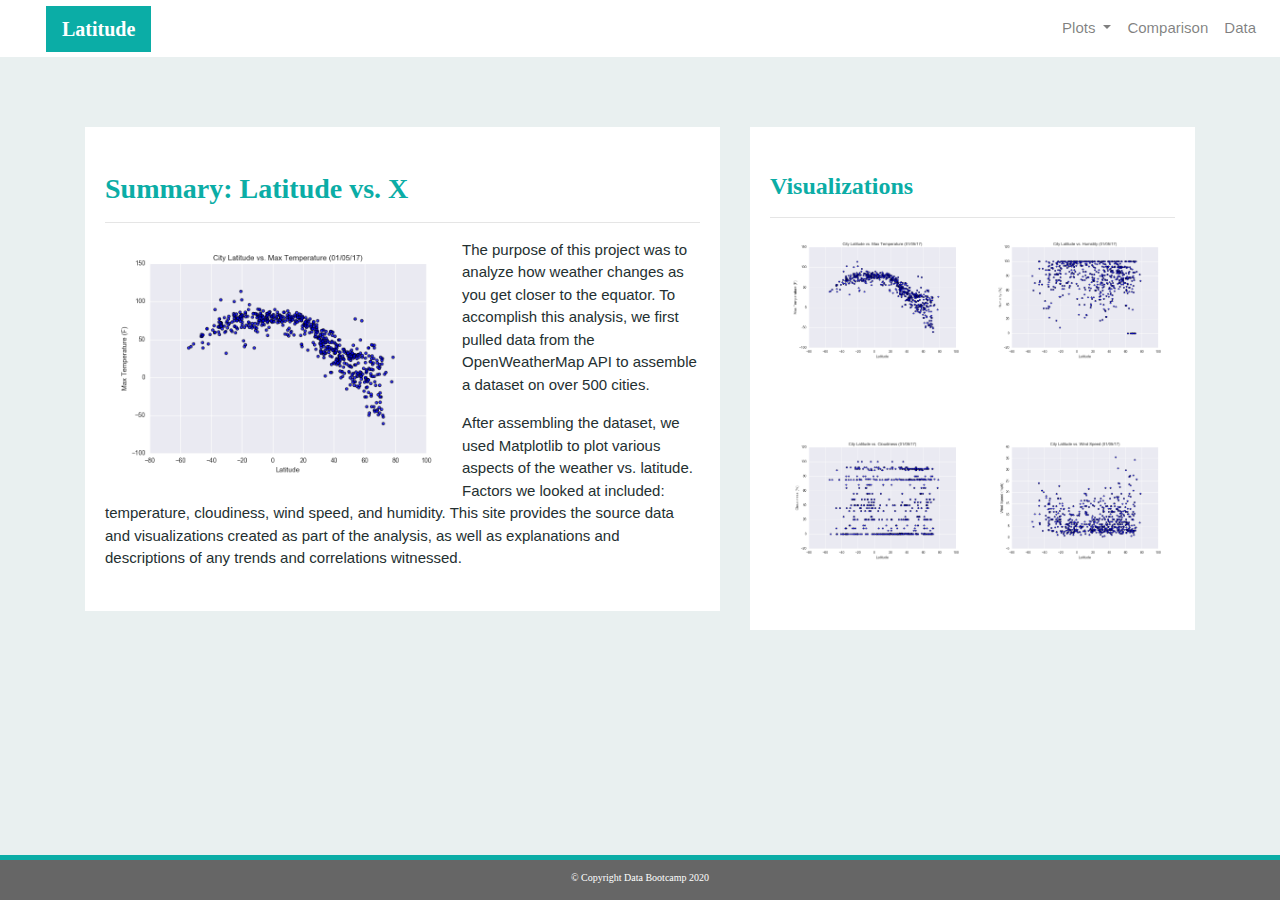
<file: index.html>
<!doctype html>
<html lang ="en">
  <head>
    <meta charset = "utf-8">
    <title>Latitude Analysis Dashboard with Attitude</title>
    <!--sets the initial zoom level when visiting the page-->
    <meta http-equiv="X-UA-Compatible" content="IE=edge">
    <meta name="viewport" content="width=device-width, initial-scale=1">
    <!-- Bootstrap CSS Link -->
    <link rel="stylesheet" href="https://stackpath.bootstrapcdn.com/bootstrap/4.3.1/css/bootstrap.min.css" integrity="sha384-ggOyR0iXCbMQv3Xipma34MD+dH/1fQ784/j6cY/iJTQUOhcWr7x9JvoRxT2MZw1T"
             crossorigin="anonymous">
    <!--CSS Link-->
    <link rel="stylesheet" type="text/css" href="style.css">
  </head>
  <body>
    <!-- navigation bar with buttons on the left and dropdown menu -->
    <!--Start left heading sign code-->
    <div class="navigation">
      <nav class="navbar navbar-expand-lg navbar-light">
        <a class="navbar-brand" style="background-color: #0BADA6;" href="index.html">Latitude</a>
        <button class="navbar-toggler  border border-white" type="button" data-toggle="collapse" data-target="#navbarNavDropdown"
          aria-controls="navbarNavDropdown" aria-expanded="false" aria-label="Toggle navigation">
          <span class="navbar-toggler-icon"></span>
        </button>
    <!--end left heading code-->
    <!--Start dropdown menu-->
        <div class="collapse navbar-collapse" id="navbarNavDropdown">
          <ul class="navbar-nav ml-auto">
            <li class="nav-item dropdown">
              <a class="nav-link dropdown-toggle" href="#" id="navbarDropdownMenuLink" data-toggle="dropdown"
                aria-haspopup="true" aria-expanded="false">
                Plots
              </a>
              <div class="dropdown-menu" aria-labelledby="navbarDropdownMenuLink">
                <a class="dropdown-item" href="visualization.html">Temperature</a>
                <a class="dropdown-item" href="visualization2.html">Humidity</a>
                <a class="dropdown-item" href="visualization3.html">Cloudiness</a>
                <a class="dropdown-item" href="visualization4.html">Wind Speed</a>
              </div>
            </li>
    <!--End dropdown menu-->
    <!--start right heading item list-->
            <li class="nav-item">
              <a class="nav-link" href="comparisons.html">Comparison</a>
            </li>
            <li class="nav-item">
              <a class="nav-link" href="data.html">Data</a>
            </li>
            </ul>
        </div>
      </nav>
    </div>
    <!--End heading navbar-->
    <!--Start 2 columns and paragraphs-->
    <!--create containers for first column-->
    <div class="container">
      <div class="row">
        <div class="col-lg-7 col-md-12">
          <div class="box">
            <h3 class="title">Summary: Latitude vs. X</h3>
            <!--horzontal line-->
            <hr>
            <img src="Resources/assets/images/Fig1.png" class="visualization rounded float-left" alt="Max Temperature Graph">
            <p>The purpose of this project was to analyze how weather changes as you get closer to the equator. To
              accomplish this analysis, we first pulled data from the OpenWeatherMap API to assemble a dataset on over
              500 cities.</p>
            <p>After assembling the dataset, we used Matplotlib to plot various aspects of the weather vs. latitude.
              Factors we looked at included: temperature, cloudiness, wind speed, and humidity. This site provides the
              source data and visualizations created as part of the analysis, as well as explanations and descriptions of
              any trends and correlations witnessed.</p>
          </div>
        </div>
    <!--end first column-->
    <!--second column-->
        <div class="col-lg-5 col-md-12">
          <div class="box">
            <h4 class="title">Visualizations</h4>
            <!--horizontal line-->
            <hr>
            <div class="container">
            <!--first row-->
              <div class="row" style="padding-bottom: 70px;">
                <div class="col-6">
                  <a href="visualization.html">
                    <img class="panel" src="Resources/assets/images/Fig1.png" alt="Temperature Image">
                  </a>
                </div>
                <div class="col-6">
                  <a href="visualization2.html">
                    <img class="panel" src="Resources/assets/images/Fig2.png" alt="Humidity Graph">
                  </a>
                </div>
              </div>
              <!--second row-->
              <div class="row" style="padding-bottom: 40px;">
                <div class="col-6">
                  <a href="visualization3.html">
                    <img class="panel" src="Resources/assets/images/Fig3.png" alt="Cloudiness Graph">
                  </a>
                </div>
                <div class="col-6">
                  <a href="visualization4.html">
                    <img class="panel" src="Resources/assets/images/Fig4.png" alt="Wind Speed Graph">
                  </a>
                </div>
              </div>
            </div>
          </div>
        </div>
      </div>
    </div>
    <!--end columns-->
    <!--footer code-->
    <footer>
      <div class="footer">&copy; Copyright Data Bootcamp 2020</div>
    </footer>
<!-- Bootstrap JS -->
<script src="https://code.jquery.com/jquery-3.3.1.slim.min.js" integrity="sha384-q8i/X+965DzO0rT7abK41JStQIAqVgRVzpbzo5smXKp4YfRvH+8abtTE1Pi6jizo" 
crossorigin="anonymous">
</script>
<script src="https://cdnjs.cloudflare.com/ajax/libs/popper.js/1.14.7/umd/popper.min.js" integrity="sha384-UO2eT0CpHqdSJQ6hJty5KVphtPhzWj9WO1clHTMGa3JDZwrnQq4sF86dIHNDz0W1" 
crossorigin="anonymous">
</script>
<script src="https://stackpath.bootstrapcdn.com/bootstrap/4.3.1/js/bootstrap.min.js" integrity="sha384-JjSmVgyd0p3pXB1rRibZUAYoIIy6OrQ6VrjIEaFf/nJGzIxFDsf4x0xIM+B07jRM" 
crossorigin="anonymous">
</script>
  </body>
</html>
</file>
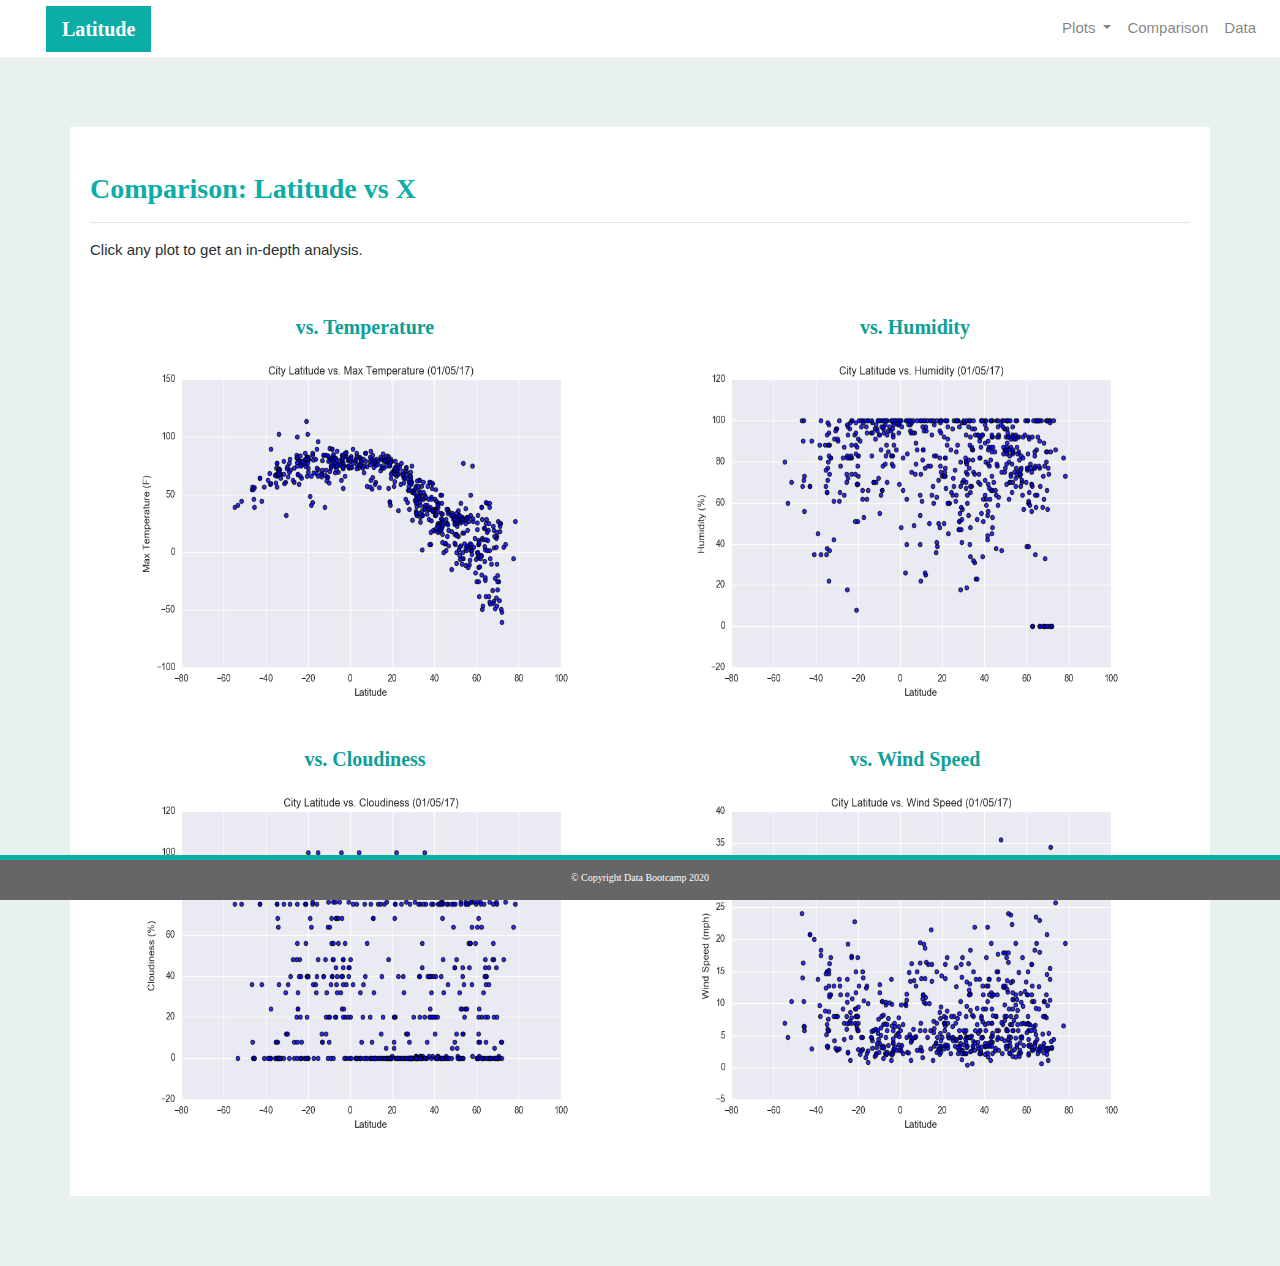
<file: comparisons.html>
<!doctype html>
<html lang ="en">
  <head>
    <meta charset = "utf-8">
    <title>Latitude Analysis Dashboard with Attitude</title>
    <!--sets the initial zoom level when visiting the page-->
    <meta http-equiv="X-UA-Compatible" content="IE=edge">
    <meta name="viewport" content="width=device-width, initial-scale=1">
    <!-- Bootstrap CSS Link -->
    <link rel="stylesheet" href="https://stackpath.bootstrapcdn.com/bootstrap/4.3.1/css/bootstrap.min.css" integrity="sha384-ggOyR0iXCbMQv3Xipma34MD+dH/1fQ784/j6cY/iJTQUOhcWr7x9JvoRxT2MZw1T"
             crossorigin="anonymous">
    <!--CSS Link-->
    <link rel="stylesheet" type="text/css" href="style.css">
  </head>
  <body>
    <!-- navigation bar with buttons on the left and dropdown menu -->
    <!--Start left heading sign code-->
    <div class="navigation">
      <nav class="navbar navbar-expand-lg navbar-light">
        <a class="navbar-brand" style="background-color: #0BADA6;" href="index.html">Latitude</a>
        <button class="navbar-toggler  border border-white" type="button" data-toggle="collapse" data-target="#navbarNavDropdown"
          aria-controls="navbarNavDropdown" aria-expanded="false" aria-label="Toggle navigation">
          <span class="navbar-toggler-icon"></span>
        </button>
    <!--end left heading code-->
    <!--Start dropdown menu-->
        <div class="collapse navbar-collapse" id="navbarNavDropdown">
          <ul class="navbar-nav ml-auto">
            <li class="nav-item dropdown">
              <a class="nav-link dropdown-toggle" href="#" id="navbarDropdownMenuLink" data-toggle="dropdown"
                aria-haspopup="true" aria-expanded="false">
                Plots
              </a>
              <div class="dropdown-menu" aria-labelledby="navbarDropdownMenuLink">
                <a class="dropdown-item" href="visualization.html">Max Temperature</a>
                <a class="dropdown-item" href="visualization2.html">Humidity</a>
                <a class="dropdown-item" href="visualization3.html">Cloudiness</a>
                <a class="dropdown-item" href="visualization4.html">Wind Speed</a>
              </div>
            </li>
    <!--End dropdown menu-->
    <!--start right heading item list-->
            <li class="nav-item">
              <a class="nav-link" href="comparisons.html">Comparison</a>
            </li>
            <li class="nav-item">
              <a class="nav-link" href="data.html">Data</a>
            </li>
            </ul>
        </div>
      </nav>
    </div>
    <!--End heading navbar-->
    <!--Start one center column box-->
    <!--create containers-->
    <div class="container">
    <!--first row-->
      <div class="row">
          <div class="box">
            <h3 class="title">Comparison: Latitude vs X</h3>
            <hr>
            <p>Click any plot to get an in-depth analysis.</p>
            <div class="container" style="padding-bottom: 30px;">
    <!--second row 2 columns-->
              <div class="row">
                <div class="col-lg-6" style="padding: 30px;">
                  <div class="subtitle">vs. Temperature</div>
                  <a href="visualization.html">
                    <img class="panel" src="Resources/assets/images/Fig1.png" alt="Temperature Graph" style ="width:100%;height:100%;">
                  </a>
                </div>
                <div class="col-lg-6" style="padding: 30px;">
                  <div class="subtitle">vs. Humidity</div>
                  <a href="visualization2.html">
                    <img class="panel" src="Resources/assets/images/Fig2.png" alt="Humidity Graph" style ="width:100%;height:100%;">
                  </a>
                </div>
              </div>
    <!--third row 2 columns-->
              <div class="row">
                <div class="col-lg-6" style="padding: 30px;">
                  <div class="subtitle">vs. Cloudiness</div>
                  <a href="visualization3.html">
                    <img class="panel" src="Resources/assets/images/Fig3.png" alt="Cloudiness Graph" style ="width:100%;height:100%;">
                  </a>
                </div>
                <div class="col-lg-6" style="padding: 30px;">
                  <div class="subtitle">vs. Wind Speed</div>
                  <a href="visualization4.html">
                    <img class="panel" src="Resources/assets/images/Fig4.png" alt="Wind Speed Graph" style ="width:100%;height:100%;">
                  </a>
                </div>
              </div>
            </div>
          </div>
        </div>
      </div>
    </div>
    <!--end columns-->
    <!--footer code-->
    <footer>
      <div class="footer">&copy; Copyright Data Bootcamp 2020</div>
    </footer>
<!-- Bootstrap JS -->
    <script src="https://code.jquery.com/jquery-3.3.1.slim.min.js" integrity="sha384-q8i/X+965DzO0rT7abK41JStQIAqVgRVzpbzo5smXKp4YfRvH+8abtTE1Pi6jizo" 
      crossorigin="anonymous">
    </script>
    <script src="https://cdnjs.cloudflare.com/ajax/libs/popper.js/1.14.7/umd/popper.min.js" integrity="sha384-UO2eT0CpHqdSJQ6hJty5KVphtPhzWj9WO1clHTMGa3JDZwrnQq4sF86dIHNDz0W1" 
      crossorigin="anonymous">
    </script>
    <script src="https://stackpath.bootstrapcdn.com/bootstrap/4.3.1/js/bootstrap.min.js" integrity="sha384-JjSmVgyd0p3pXB1rRibZUAYoIIy6OrQ6VrjIEaFf/nJGzIxFDsf4x0xIM+B07jRM" 
      crossorigin="anonymous">
    </script>
  </body>
</html>
</file>
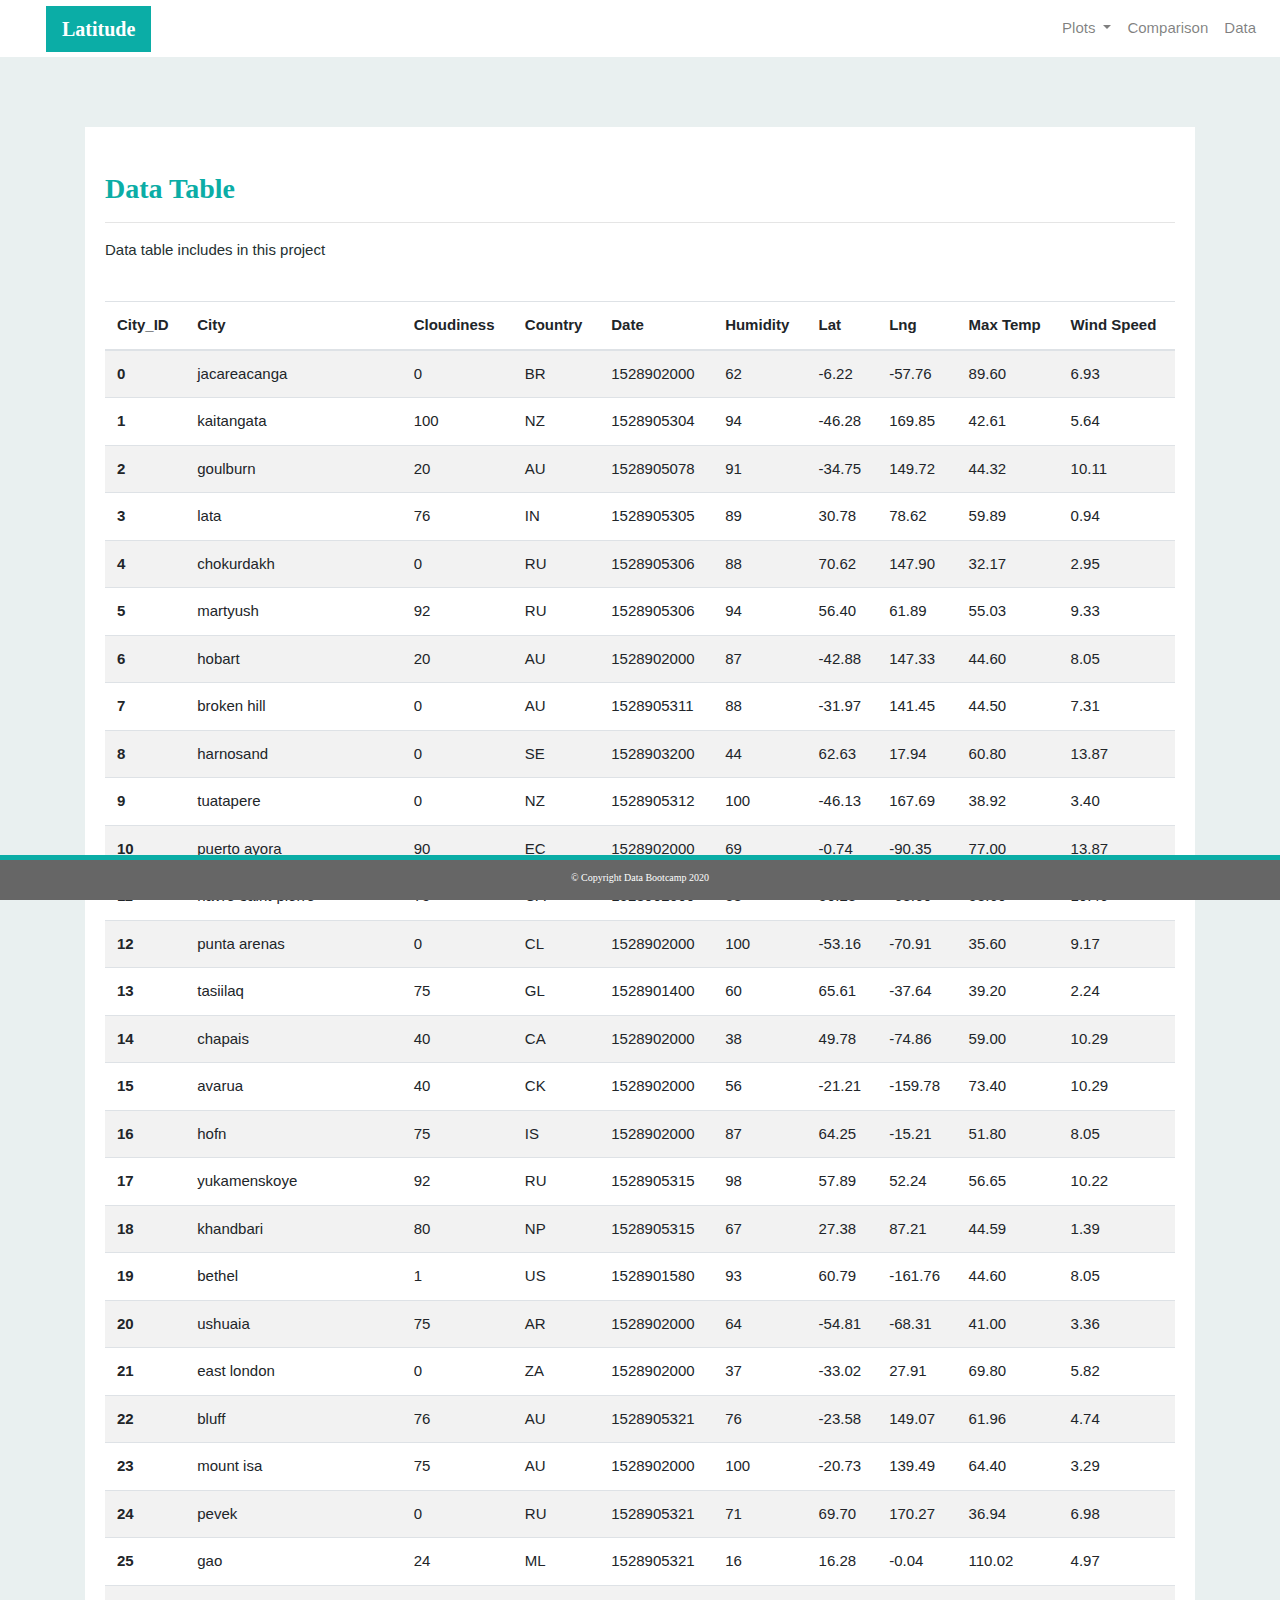
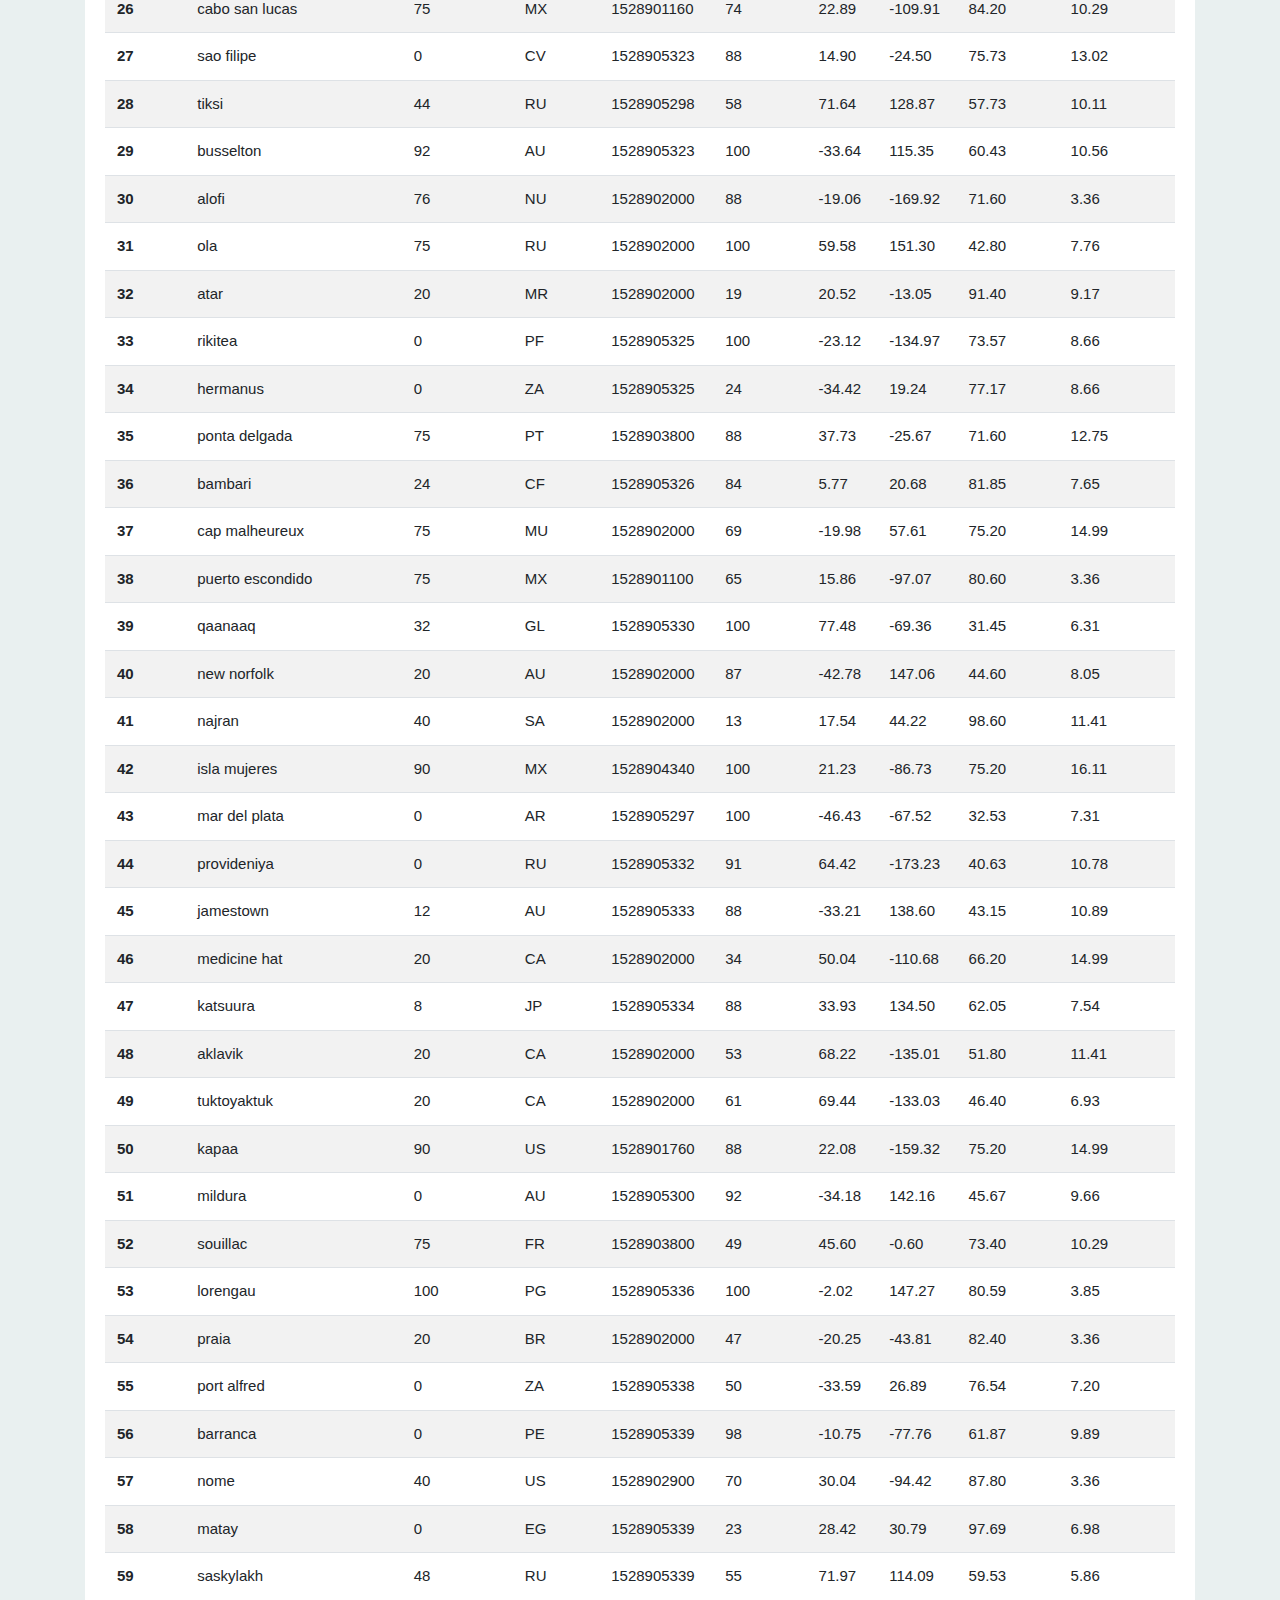
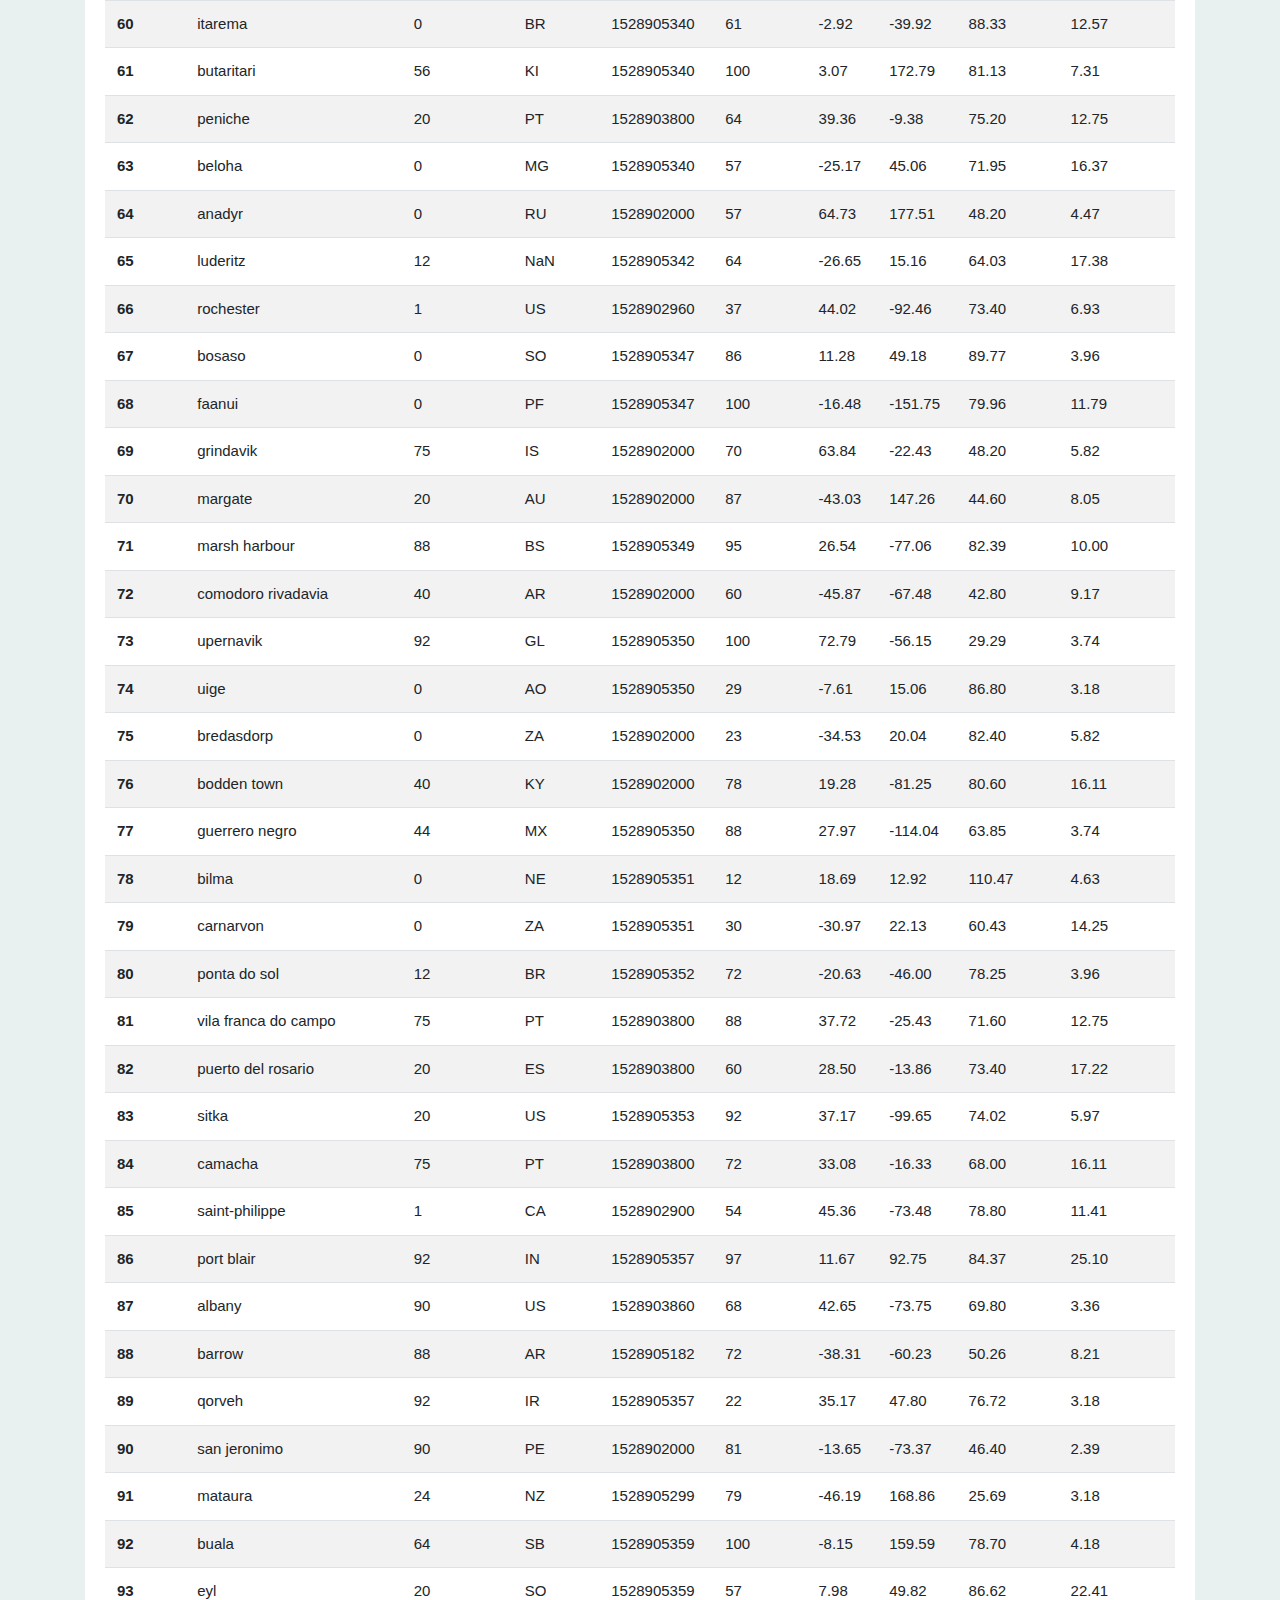
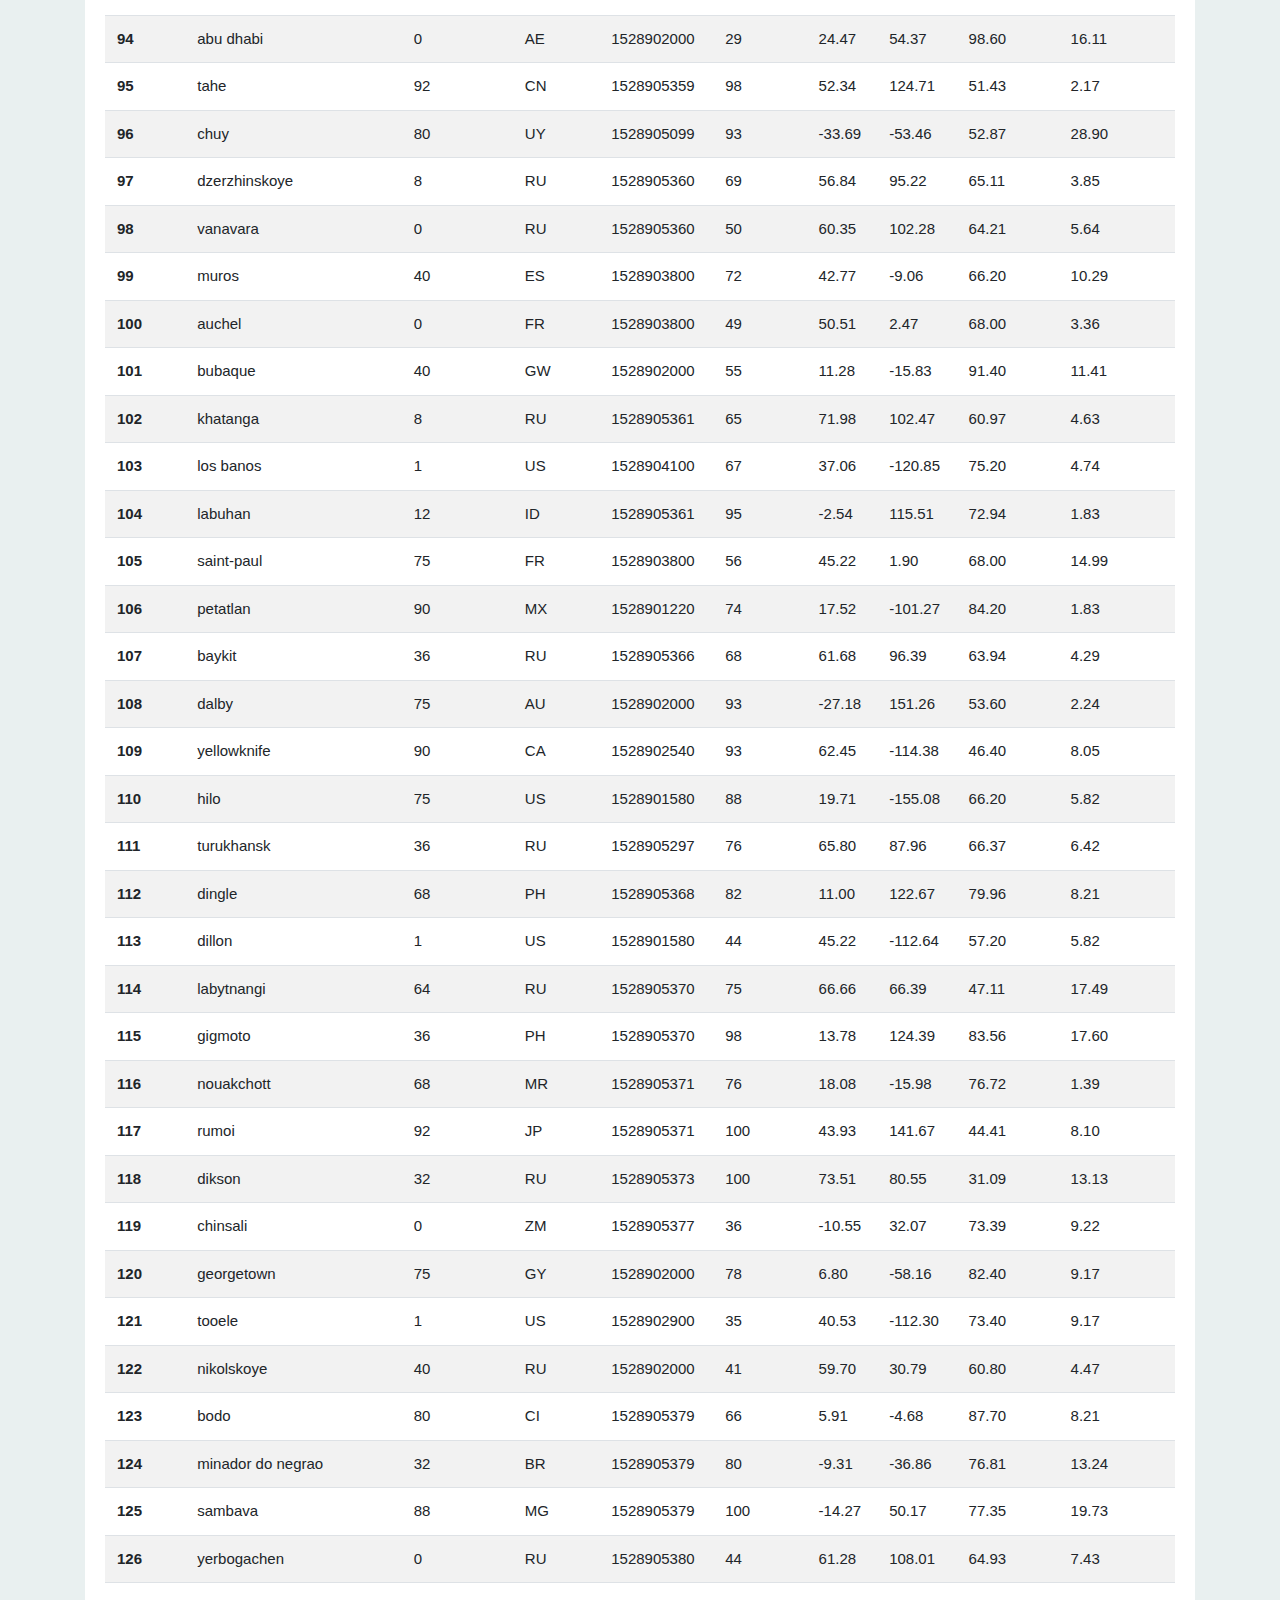
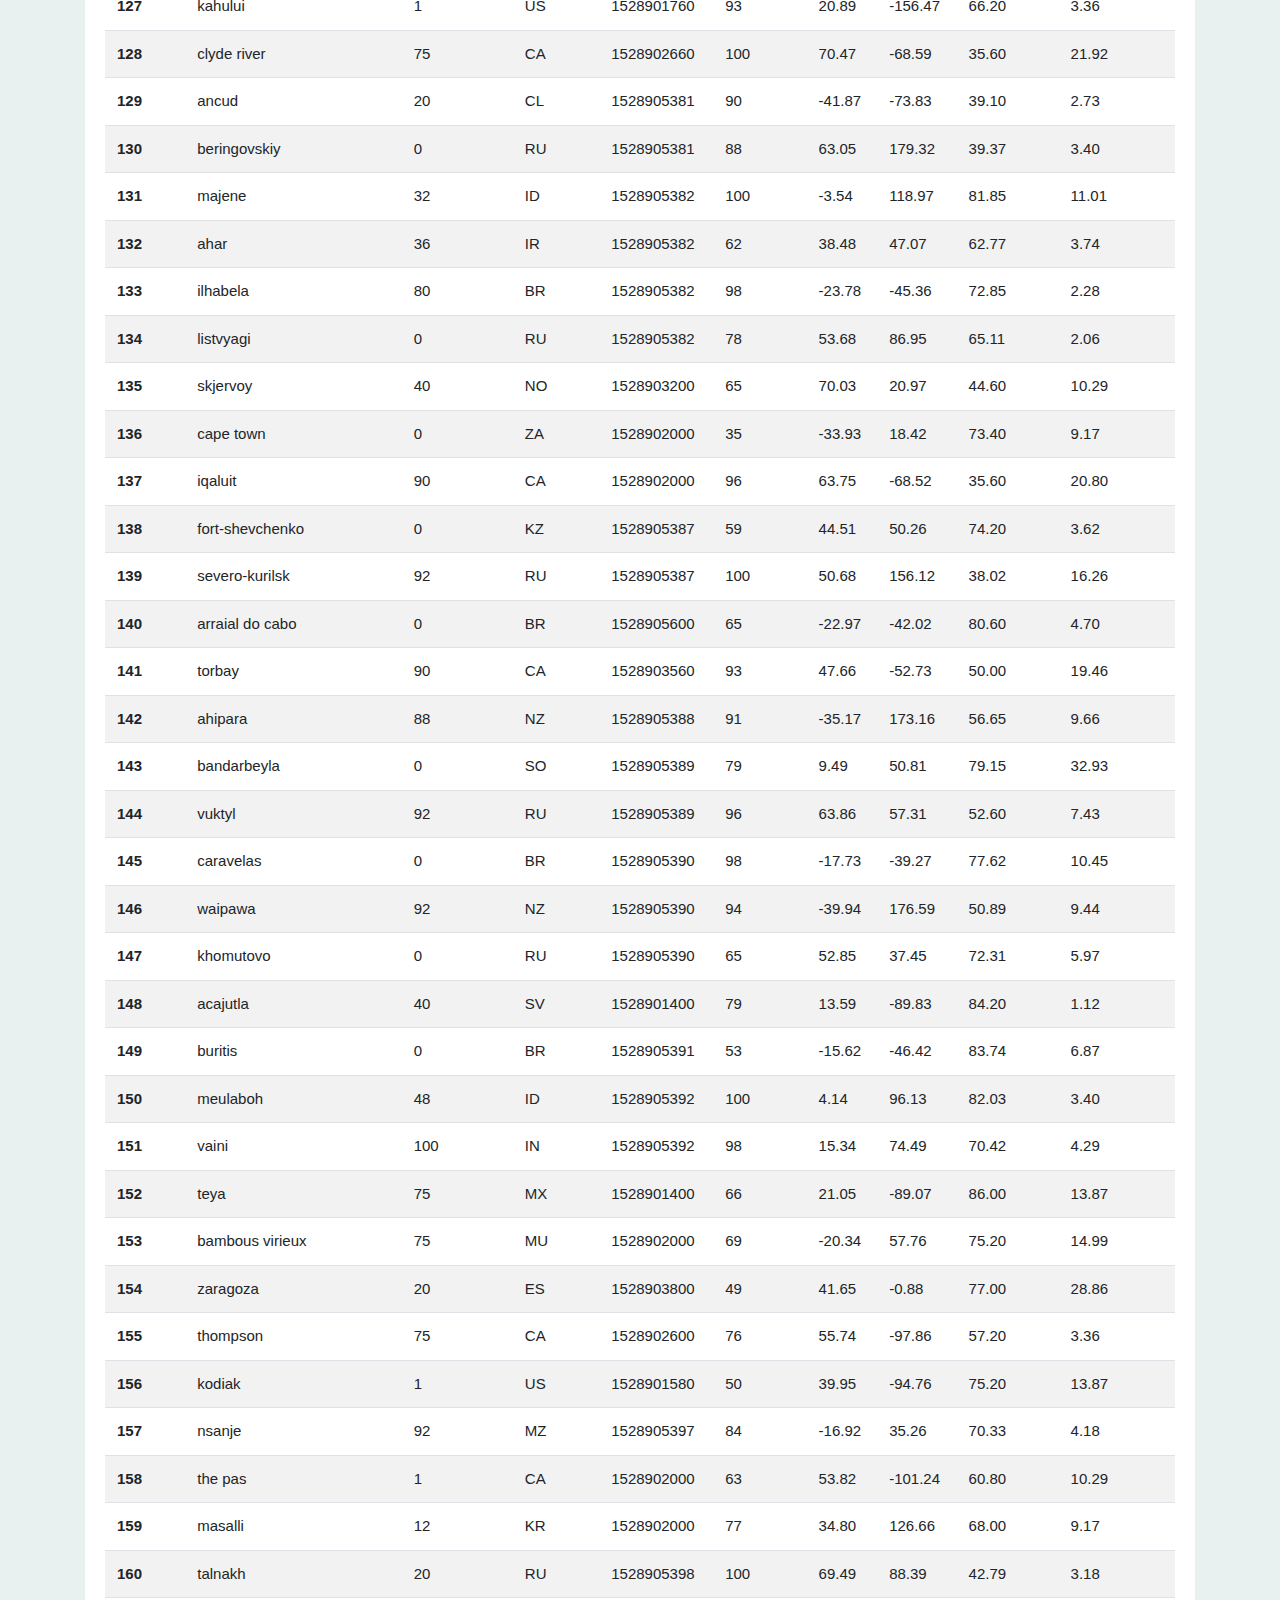
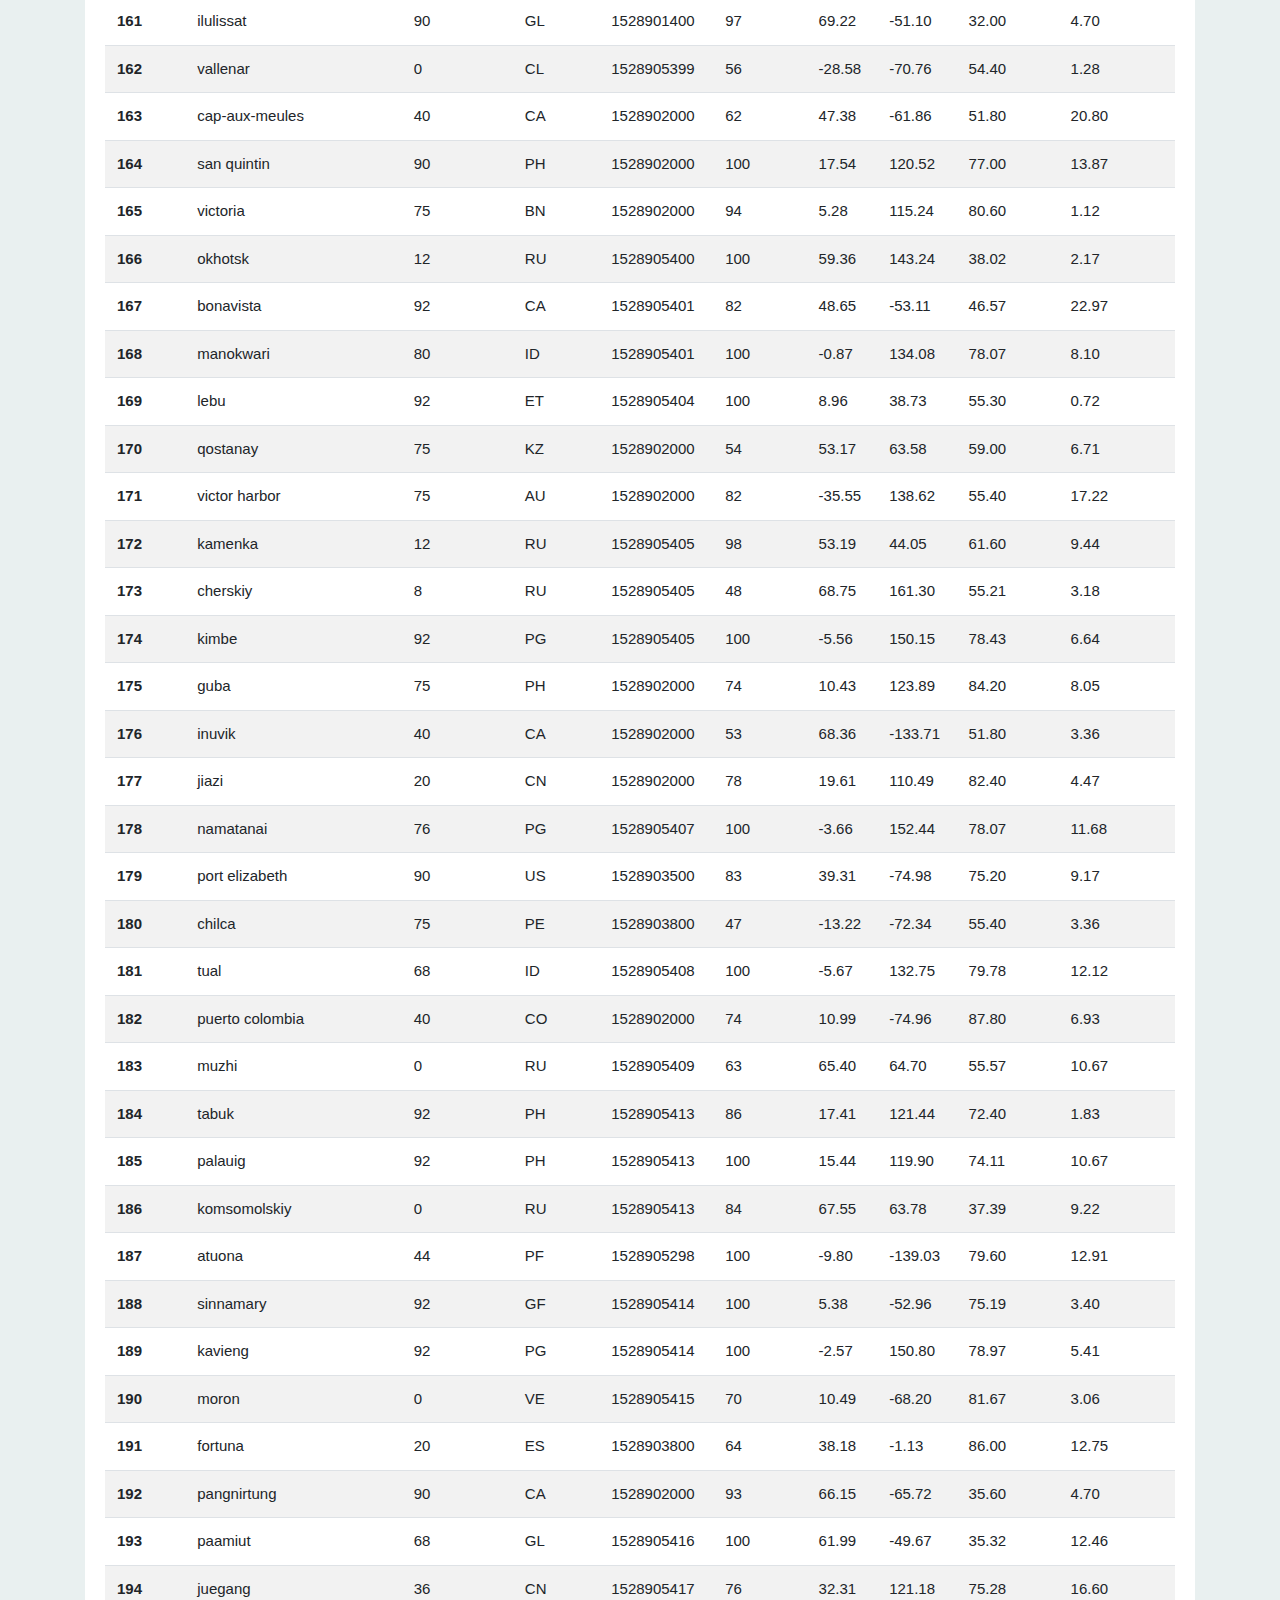
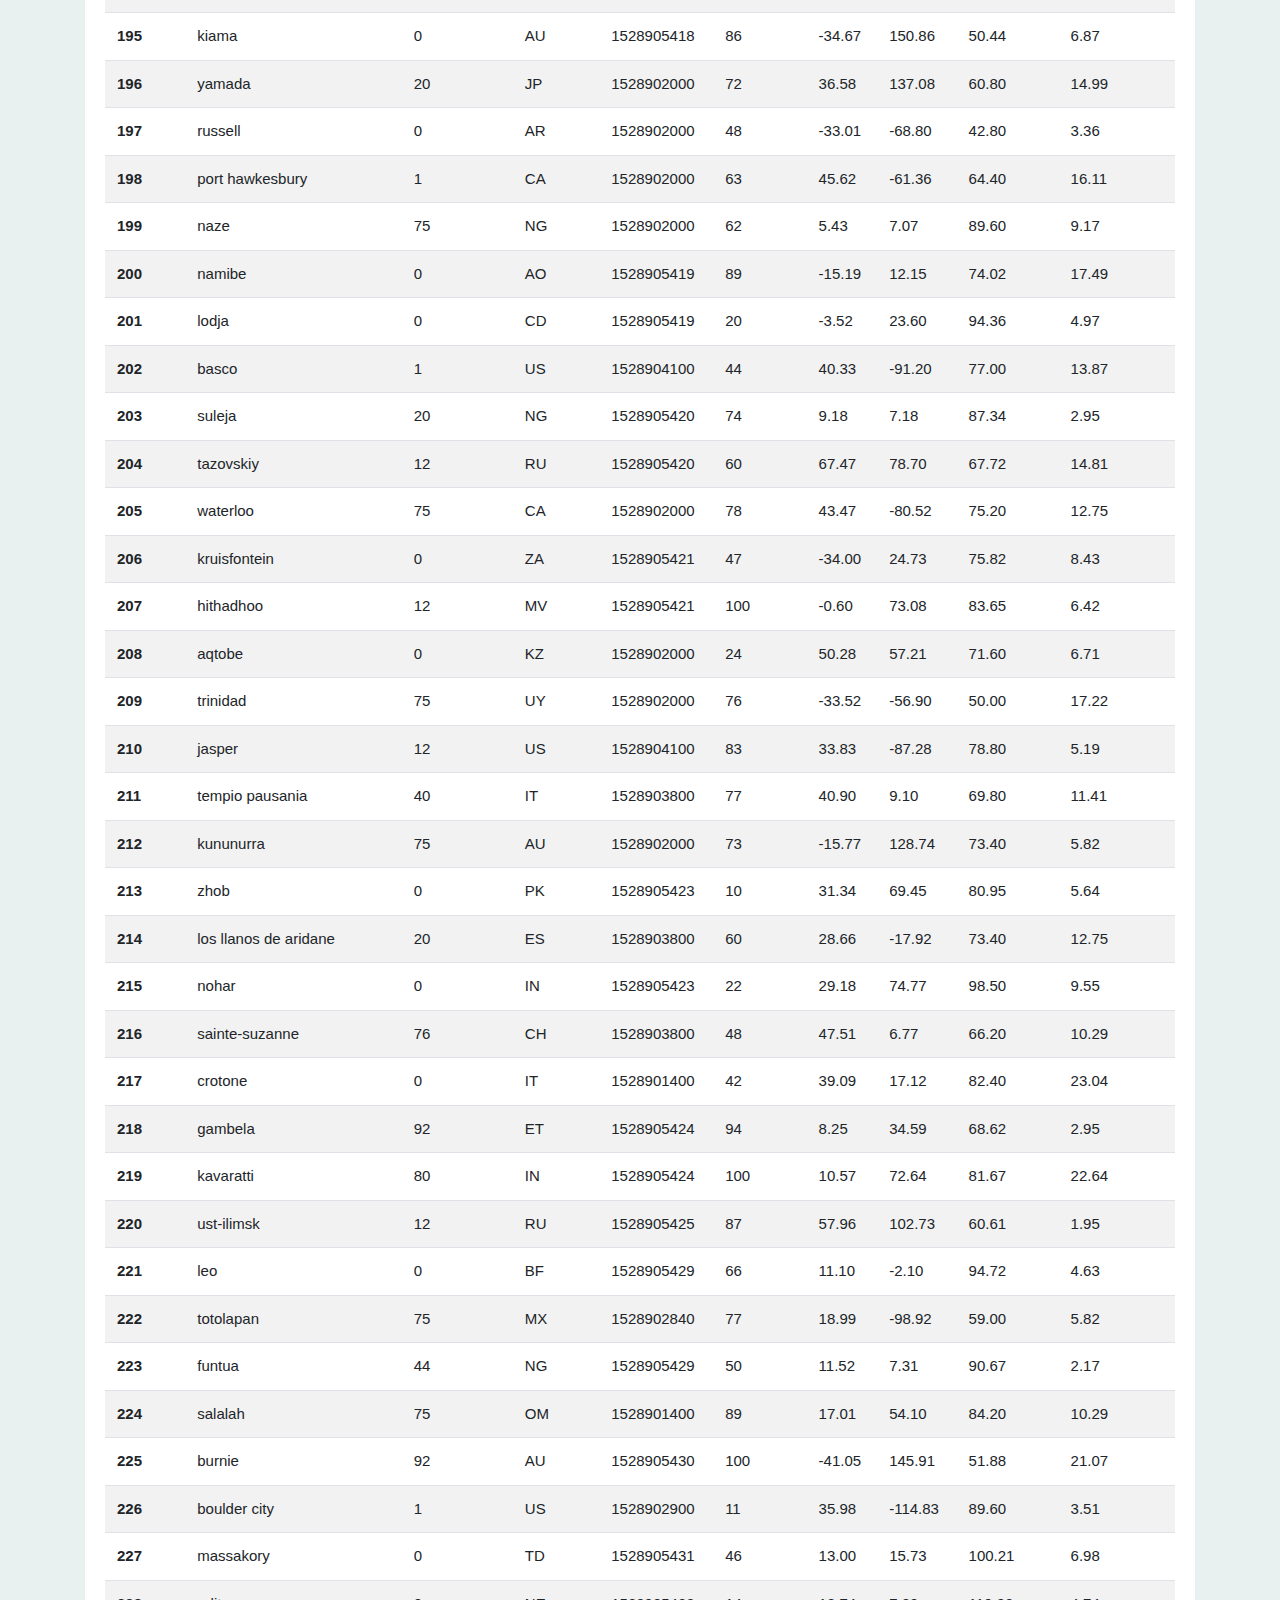
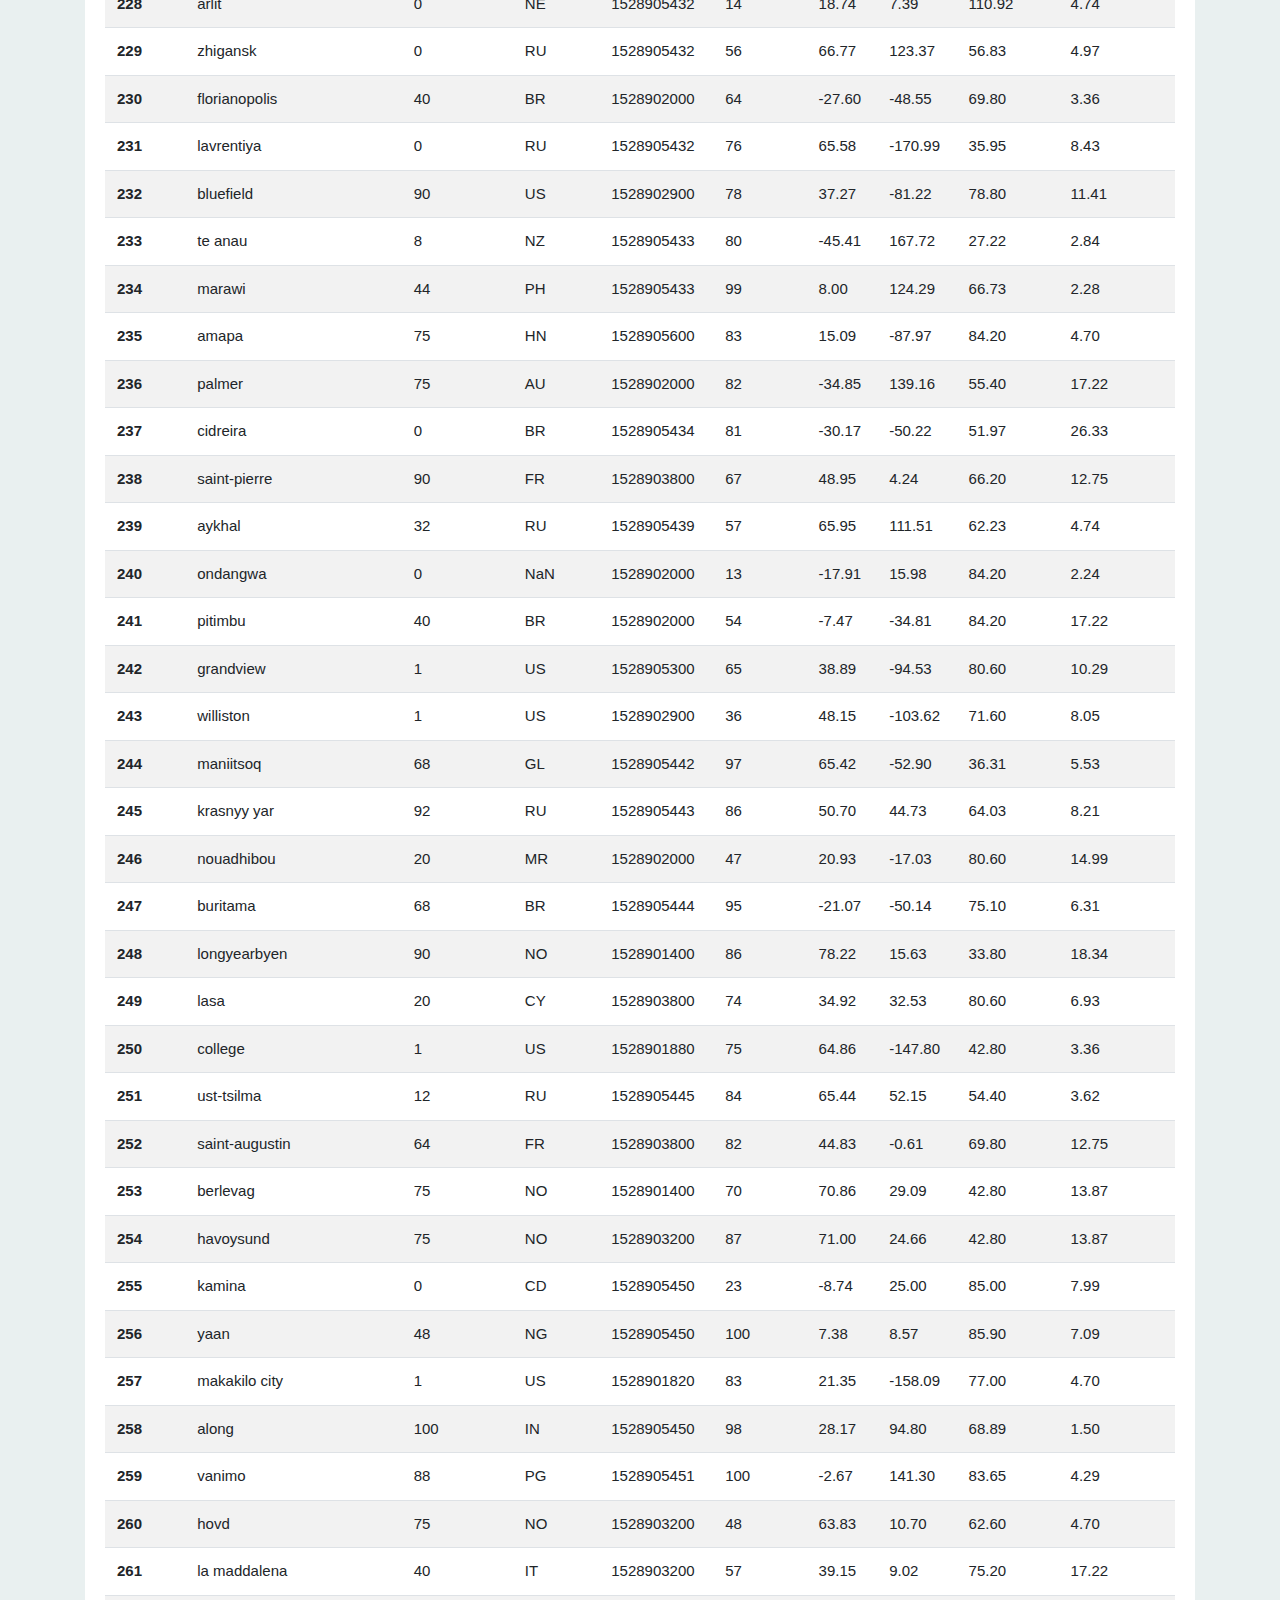
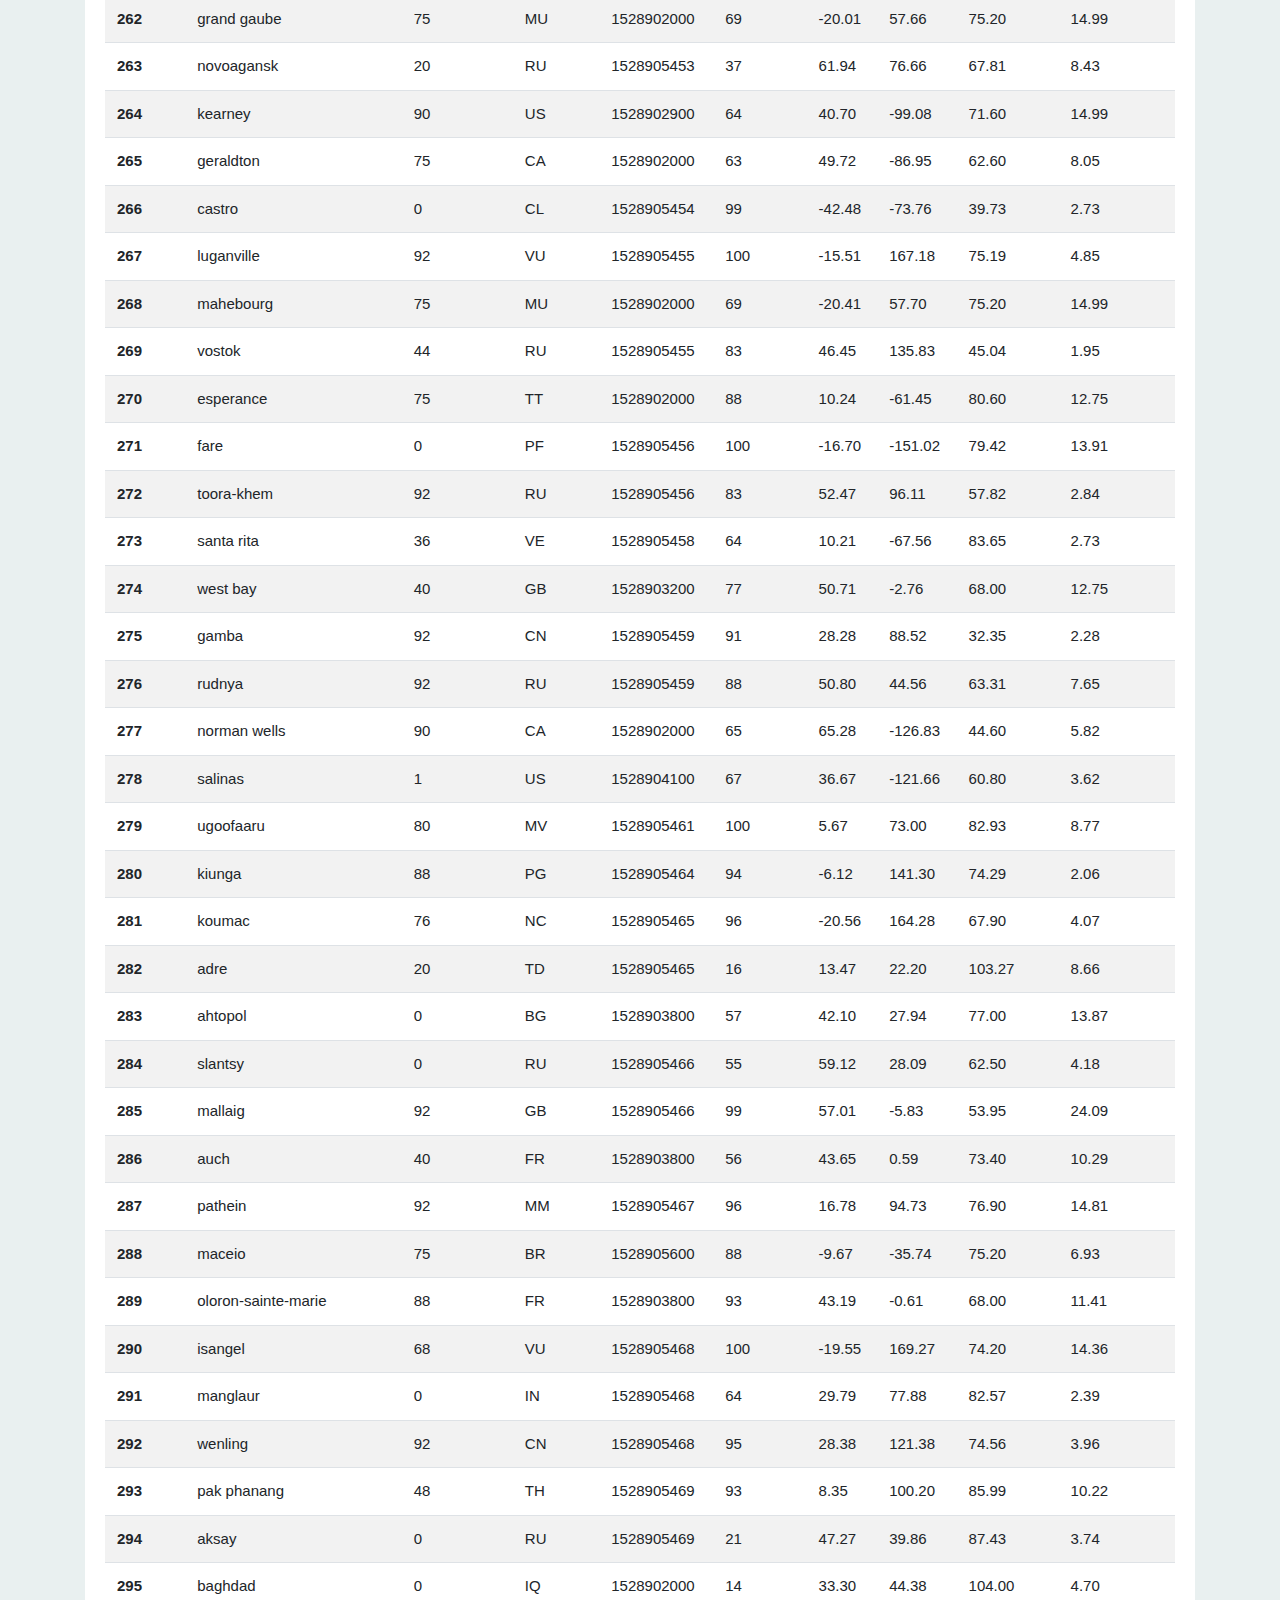
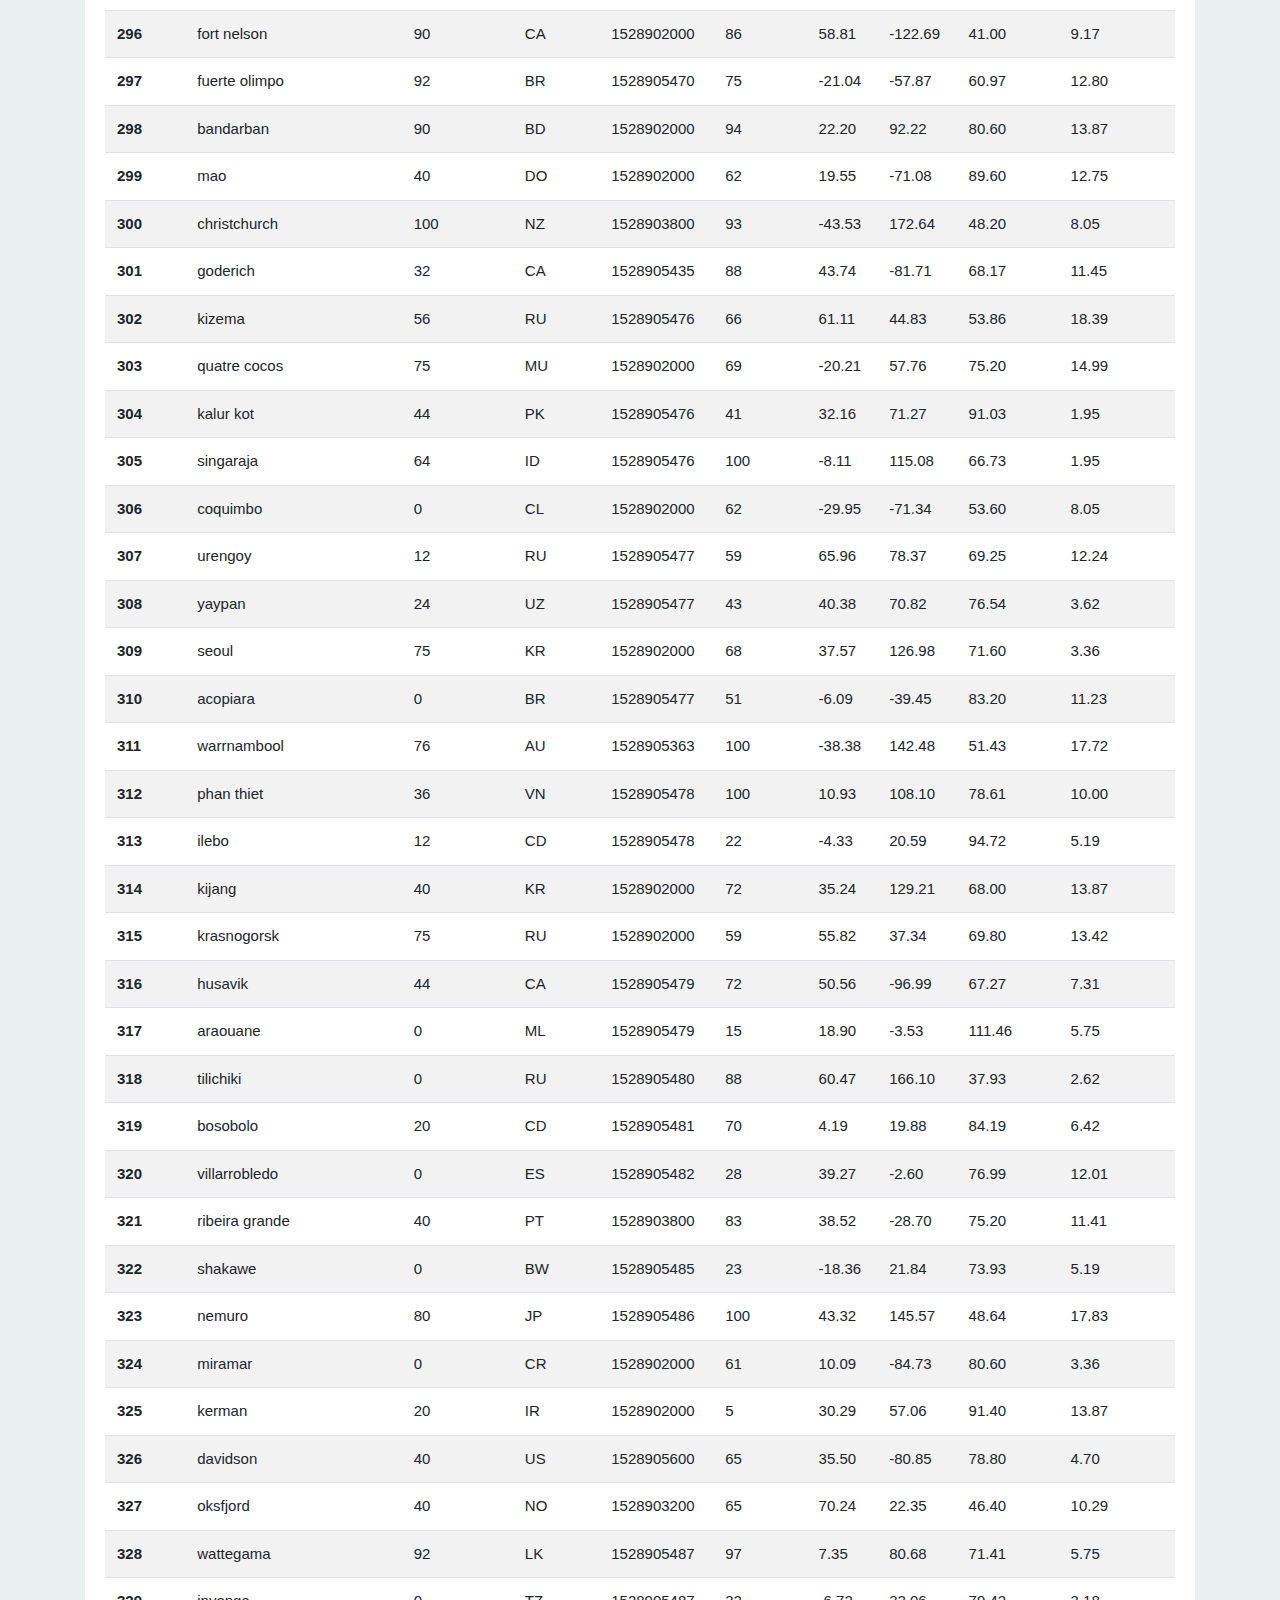
<file: data.html>
<!doctype html>
<html lang ="en">
  <head>
    <meta charset = "utf-8">
    <title>Latitude Analysis Dashboard with Attitude</title>
    <!--sets the initial zoom level when visiting the page-->
    <meta http-equiv="X-UA-Compatible" content="IE=edge">
    <meta name="viewport" content="width=device-width, initial-scale=1">
    <!-- Bootstrap CSS Link -->
    <link rel="stylesheet" href="https://stackpath.bootstrapcdn.com/bootstrap/4.3.1/css/bootstrap.min.css" integrity="sha384-ggOyR0iXCbMQv3Xipma34MD+dH/1fQ784/j6cY/iJTQUOhcWr7x9JvoRxT2MZw1T"
             crossorigin="anonymous">
    <!--CSS Link-->
    <link rel="stylesheet" type="text/css" href="style.css">
  </head>
  <body>
    <!-- navigation bar with buttons on the left and dropdown menu -->
    <!--Start left heading sign code-->
    <div class="navigation">
      <nav class="navbar navbar-expand-lg navbar-light">
        <a class="navbar-brand" style="background-color: #0BADA6;" href="index.html">Latitude</a>
        <button class="navbar-toggler  border border-white" type="button" data-toggle="collapse" data-target="#navbarNavDropdown"
          aria-controls="navbarNavDropdown" aria-expanded="false" aria-label="Toggle navigation">
          <span class="navbar-toggler-icon"></span>
        </button>
    <!--end left heading code-->
    <!--Start dropdown menu-->
        <div class="collapse navbar-collapse" id="navbarNavDropdown">
          <ul class="navbar-nav ml-auto">
            <li class="nav-item dropdown">
              <a class="nav-link dropdown-toggle" href="#" id="navbarDropdownMenuLink" data-toggle="dropdown"
                aria-haspopup="true" aria-expanded="false">
                Plots
              </a>
              <div class="dropdown-menu" aria-labelledby="navbarDropdownMenuLink">
                <a class="dropdown-item" href="visualization.html">Temperature</a>
                <a class="dropdown-item" href="visualization2.html">Humidity</a>
                <a class="dropdown-item" href="visualization3.html">Cloudiness</a>
                <a class="dropdown-item" href="visualization4.html">Wind Speed</a>
              </div>
            </li>
    <!--End dropdown menu-->
    <!--start right heading item list-->
            <li class="nav-item">
              <a class="nav-link" href="comparisons.html">Comparison</a>
            </li>
            <li class="nav-item">
              <a class="nav-link" href="data.html">Data</a>
            </li>
            </ul>
        </div>
      </nav>
    </div>
    <!--End heading navbar-->
    <!--Start 2 columns and paragraphs-->
    <!--create containers for first column-->
    <div class="container">
        <div class="box">
          <h3 class="title">Data Table</h3>
          <hr>
          <p>Data table includes in this project</p>
          <br>
          <div class="table-responsive">
            <table class="table table-striped">
                <thead>
                  <tr>
                    <th>City_ID</th>
                    <th>City</th>
                    <th>Cloudiness</th>
                    <th>Country</th>
                    <th>Date</th>
                    <th>Humidity</th>
                    <th>Lat</th>
                    <th>Lng</th>
                    <th>Max Temp</th>
                    <th>Wind Speed</th>
                  </tr>
                </thead>
                <tbody>
                  <tr>
                    <th>0</th>
                    <td>jacareacanga</td>
                    <td>0</td>
                    <td>BR</td>
                    <td>1528902000</td>
                    <td>62</td>
                    <td>-6.22</td>
                    <td>-57.76</td>
                    <td>89.60</td>
                    <td>6.93</td>
                  </tr>
                  <tr>
                    <th>1</th>
                    <td>kaitangata</td>
                    <td>100</td>
                    <td>NZ</td>
                    <td>1528905304</td>
                    <td>94</td>
                    <td>-46.28</td>
                    <td>169.85</td>
                    <td>42.61</td>
                    <td>5.64</td>
                  </tr>
                  <tr>
                    <th>2</th>
                    <td>goulburn</td>
                    <td>20</td>
                    <td>AU</td>
                    <td>1528905078</td>
                    <td>91</td>
                    <td>-34.75</td>
                    <td>149.72</td>
                    <td>44.32</td>
                    <td>10.11</td>
                  </tr>
                  <tr>
                    <th>3</th>
                    <td>lata</td>
                    <td>76</td>
                    <td>IN</td>
                    <td>1528905305</td>
                    <td>89</td>
                    <td>30.78</td>
                    <td>78.62</td>
                    <td>59.89</td>
                    <td>0.94</td>
                  </tr>
                  <tr>
                    <th>4</th>
                    <td>chokurdakh</td>
                    <td>0</td>
                    <td>RU</td>
                    <td>1528905306</td>
                    <td>88</td>
                    <td>70.62</td>
                    <td>147.90</td>
                    <td>32.17</td>
                    <td>2.95</td>
                  </tr>
                  <tr>
                    <th>5</th>
                    <td>martyush</td>
                    <td>92</td>
                    <td>RU</td>
                    <td>1528905306</td>
                    <td>94</td>
                    <td>56.40</td>
                    <td>61.89</td>
                    <td>55.03</td>
                    <td>9.33</td>
                  </tr>
                  <tr>
                    <th>6</th>
                    <td>hobart</td>
                    <td>20</td>
                    <td>AU</td>
                    <td>1528902000</td>
                    <td>87</td>
                    <td>-42.88</td>
                    <td>147.33</td>
                    <td>44.60</td>
                    <td>8.05</td>
                  </tr>
                  <tr>
                    <th>7</th>
                    <td>broken hill</td>
                    <td>0</td>
                    <td>AU</td>
                    <td>1528905311</td>
                    <td>88</td>
                    <td>-31.97</td>
                    <td>141.45</td>
                    <td>44.50</td>
                    <td>7.31</td>
                  </tr>
                  <tr>
                    <th>8</th>
                    <td>harnosand</td>
                    <td>0</td>
                    <td>SE</td>
                    <td>1528903200</td>
                    <td>44</td>
                    <td>62.63</td>
                    <td>17.94</td>
                    <td>60.80</td>
                    <td>13.87</td>
                  </tr>
                  <tr>
                    <th>9</th>
                    <td>tuatapere</td>
                    <td>0</td>
                    <td>NZ</td>
                    <td>1528905312</td>
                    <td>100</td>
                    <td>-46.13</td>
                    <td>167.69</td>
                    <td>38.92</td>
                    <td>3.40</td>
                  </tr>
                  <tr>
                    <th>10</th>
                    <td>puerto ayora</td>
                    <td>90</td>
                    <td>EC</td>
                    <td>1528902000</td>
                    <td>69</td>
                    <td>-0.74</td>
                    <td>-90.35</td>
                    <td>77.00</td>
                    <td>13.87</td>
                  </tr>
                  <tr>
                    <th>11</th>
                    <td>havre-saint-pierre</td>
                    <td>75</td>
                    <td>CA</td>
                    <td>1528902000</td>
                    <td>58</td>
                    <td>50.23</td>
                    <td>-63.60</td>
                    <td>53.60</td>
                    <td>19.46</td>
                  </tr>
                  <tr>
                    <th>12</th>
                    <td>punta arenas</td>
                    <td>0</td>
                    <td>CL</td>
                    <td>1528902000</td>
                    <td>100</td>
                    <td>-53.16</td>
                    <td>-70.91</td>
                    <td>35.60</td>
                    <td>9.17</td>
                  </tr>
                  <tr>
                    <th>13</th>
                    <td>tasiilaq</td>
                    <td>75</td>
                    <td>GL</td>
                    <td>1528901400</td>
                    <td>60</td>
                    <td>65.61</td>
                    <td>-37.64</td>
                    <td>39.20</td>
                    <td>2.24</td>
                  </tr>
                  <tr>
                    <th>14</th>
                    <td>chapais</td>
                    <td>40</td>
                    <td>CA</td>
                    <td>1528902000</td>
                    <td>38</td>
                    <td>49.78</td>
                    <td>-74.86</td>
                    <td>59.00</td>
                    <td>10.29</td>
                  </tr>
                  <tr>
                    <th>15</th>
                    <td>avarua</td>
                    <td>40</td>
                    <td>CK</td>
                    <td>1528902000</td>
                    <td>56</td>
                    <td>-21.21</td>
                    <td>-159.78</td>
                    <td>73.40</td>
                    <td>10.29</td>
                  </tr>
                  <tr>
                    <th>16</th>
                    <td>hofn</td>
                    <td>75</td>
                    <td>IS</td>
                    <td>1528902000</td>
                    <td>87</td>
                    <td>64.25</td>
                    <td>-15.21</td>
                    <td>51.80</td>
                    <td>8.05</td>
                  </tr>
                  <tr>
                    <th>17</th>
                    <td>yukamenskoye</td>
                    <td>92</td>
                    <td>RU</td>
                    <td>1528905315</td>
                    <td>98</td>
                    <td>57.89</td>
                    <td>52.24</td>
                    <td>56.65</td>
                    <td>10.22</td>
                  </tr>
                  <tr>
                    <th>18</th>
                    <td>khandbari</td>
                    <td>80</td>
                    <td>NP</td>
                    <td>1528905315</td>
                    <td>67</td>
                    <td>27.38</td>
                    <td>87.21</td>
                    <td>44.59</td>
                    <td>1.39</td>
                  </tr>
                  <tr>
                    <th>19</th>
                    <td>bethel</td>
                    <td>1</td>
                    <td>US</td>
                    <td>1528901580</td>
                    <td>93</td>
                    <td>60.79</td>
                    <td>-161.76</td>
                    <td>44.60</td>
                    <td>8.05</td>
                  </tr>
                  <tr>
                    <th>20</th>
                    <td>ushuaia</td>
                    <td>75</td>
                    <td>AR</td>
                    <td>1528902000</td>
                    <td>64</td>
                    <td>-54.81</td>
                    <td>-68.31</td>
                    <td>41.00</td>
                    <td>3.36</td>
                  </tr>
                  <tr>
                    <th>21</th>
                    <td>east london</td>
                    <td>0</td>
                    <td>ZA</td>
                    <td>1528902000</td>
                    <td>37</td>
                    <td>-33.02</td>
                    <td>27.91</td>
                    <td>69.80</td>
                    <td>5.82</td>
                  </tr>
                  <tr>
                    <th>22</th>
                    <td>bluff</td>
                    <td>76</td>
                    <td>AU</td>
                    <td>1528905321</td>
                    <td>76</td>
                    <td>-23.58</td>
                    <td>149.07</td>
                    <td>61.96</td>
                    <td>4.74</td>
                  </tr>
                  <tr>
                    <th>23</th>
                    <td>mount isa</td>
                    <td>75</td>
                    <td>AU</td>
                    <td>1528902000</td>
                    <td>100</td>
                    <td>-20.73</td>
                    <td>139.49</td>
                    <td>64.40</td>
                    <td>3.29</td>
                  </tr>
                  <tr>
                    <th>24</th>
                    <td>pevek</td>
                    <td>0</td>
                    <td>RU</td>
                    <td>1528905321</td>
                    <td>71</td>
                    <td>69.70</td>
                    <td>170.27</td>
                    <td>36.94</td>
                    <td>6.98</td>
                  </tr>
                  <tr>
                    <th>25</th>
                    <td>gao</td>
                    <td>24</td>
                    <td>ML</td>
                    <td>1528905321</td>
                    <td>16</td>
                    <td>16.28</td>
                    <td>-0.04</td>
                    <td>110.02</td>
                    <td>4.97</td>
                  </tr>
                  <tr>
                    <th>26</th>
                    <td>cabo san lucas</td>
                    <td>75</td>
                    <td>MX</td>
                    <td>1528901160</td>
                    <td>74</td>
                    <td>22.89</td>
                    <td>-109.91</td>
                    <td>84.20</td>
                    <td>10.29</td>
                  </tr>
                  <tr>
                    <th>27</th>
                    <td>sao filipe</td>
                    <td>0</td>
                    <td>CV</td>
                    <td>1528905323</td>
                    <td>88</td>
                    <td>14.90</td>
                    <td>-24.50</td>
                    <td>75.73</td>
                    <td>13.02</td>
                  </tr>
                  <tr>
                    <th>28</th>
                    <td>tiksi</td>
                    <td>44</td>
                    <td>RU</td>
                    <td>1528905298</td>
                    <td>58</td>
                    <td>71.64</td>
                    <td>128.87</td>
                    <td>57.73</td>
                    <td>10.11</td>
                  </tr>
                  <tr>
                    <th>29</th>
                    <td>busselton</td>
                    <td>92</td>
                    <td>AU</td>
                    <td>1528905323</td>
                    <td>100</td>
                    <td>-33.64</td>
                    <td>115.35</td>
                    <td>60.43</td>
                    <td>10.56</td>
                  </tr>
                  <tr>
                    <th>30</th>
                    <td>alofi</td>
                    <td>76</td>
                    <td>NU</td>
                    <td>1528902000</td>
                    <td>88</td>
                    <td>-19.06</td>
                    <td>-169.92</td>
                    <td>71.60</td>
                    <td>3.36</td>
                  </tr>
                  <tr>
                    <th>31</th>
                    <td>ola</td>
                    <td>75</td>
                    <td>RU</td>
                    <td>1528902000</td>
                    <td>100</td>
                    <td>59.58</td>
                    <td>151.30</td>
                    <td>42.80</td>
                    <td>7.76</td>
                  </tr>
                  <tr>
                    <th>32</th>
                    <td>atar</td>
                    <td>20</td>
                    <td>MR</td>
                    <td>1528902000</td>
                    <td>19</td>
                    <td>20.52</td>
                    <td>-13.05</td>
                    <td>91.40</td>
                    <td>9.17</td>
                  </tr>
                  <tr>
                    <th>33</th>
                    <td>rikitea</td>
                    <td>0</td>
                    <td>PF</td>
                    <td>1528905325</td>
                    <td>100</td>
                    <td>-23.12</td>
                    <td>-134.97</td>
                    <td>73.57</td>
                    <td>8.66</td>
                  </tr>
                  <tr>
                    <th>34</th>
                    <td>hermanus</td>
                    <td>0</td>
                    <td>ZA</td>
                    <td>1528905325</td>
                    <td>24</td>
                    <td>-34.42</td>
                    <td>19.24</td>
                    <td>77.17</td>
                    <td>8.66</td>
                  </tr>
                  <tr>
                    <th>35</th>
                    <td>ponta delgada</td>
                    <td>75</td>
                    <td>PT</td>
                    <td>1528903800</td>
                    <td>88</td>
                    <td>37.73</td>
                    <td>-25.67</td>
                    <td>71.60</td>
                    <td>12.75</td>
                  </tr>
                  <tr>
                    <th>36</th>
                    <td>bambari</td>
                    <td>24</td>
                    <td>CF</td>
                    <td>1528905326</td>
                    <td>84</td>
                    <td>5.77</td>
                    <td>20.68</td>
                    <td>81.85</td>
                    <td>7.65</td>
                  </tr>
                  <tr>
                    <th>37</th>
                    <td>cap malheureux</td>
                    <td>75</td>
                    <td>MU</td>
                    <td>1528902000</td>
                    <td>69</td>
                    <td>-19.98</td>
                    <td>57.61</td>
                    <td>75.20</td>
                    <td>14.99</td>
                  </tr>
                  <tr>
                    <th>38</th>
                    <td>puerto escondido</td>
                    <td>75</td>
                    <td>MX</td>
                    <td>1528901100</td>
                    <td>65</td>
                    <td>15.86</td>
                    <td>-97.07</td>
                    <td>80.60</td>
                    <td>3.36</td>
                  </tr>
                  <tr>
                    <th>39</th>
                    <td>qaanaaq</td>
                    <td>32</td>
                    <td>GL</td>
                    <td>1528905330</td>
                    <td>100</td>
                    <td>77.48</td>
                    <td>-69.36</td>
                    <td>31.45</td>
                    <td>6.31</td>
                  </tr>
                  <tr>
                    <th>40</th>
                    <td>new norfolk</td>
                    <td>20</td>
                    <td>AU</td>
                    <td>1528902000</td>
                    <td>87</td>
                    <td>-42.78</td>
                    <td>147.06</td>
                    <td>44.60</td>
                    <td>8.05</td>
                  </tr>
                  <tr>
                    <th>41</th>
                    <td>najran</td>
                    <td>40</td>
                    <td>SA</td>
                    <td>1528902000</td>
                    <td>13</td>
                    <td>17.54</td>
                    <td>44.22</td>
                    <td>98.60</td>
                    <td>11.41</td>
                  </tr>
                  <tr>
                    <th>42</th>
                    <td>isla mujeres</td>
                    <td>90</td>
                    <td>MX</td>
                    <td>1528904340</td>
                    <td>100</td>
                    <td>21.23</td>
                    <td>-86.73</td>
                    <td>75.20</td>
                    <td>16.11</td>
                  </tr>
                  <tr>
                    <th>43</th>
                    <td>mar del plata</td>
                    <td>0</td>
                    <td>AR</td>
                    <td>1528905297</td>
                    <td>100</td>
                    <td>-46.43</td>
                    <td>-67.52</td>
                    <td>32.53</td>
                    <td>7.31</td>
                  </tr>
                  <tr>
                    <th>44</th>
                    <td>provideniya</td>
                    <td>0</td>
                    <td>RU</td>
                    <td>1528905332</td>
                    <td>91</td>
                    <td>64.42</td>
                    <td>-173.23</td>
                    <td>40.63</td>
                    <td>10.78</td>
                  </tr>
                  <tr>
                    <th>45</th>
                    <td>jamestown</td>
                    <td>12</td>
                    <td>AU</td>
                    <td>1528905333</td>
                    <td>88</td>
                    <td>-33.21</td>
                    <td>138.60</td>
                    <td>43.15</td>
                    <td>10.89</td>
                  </tr>
                  <tr>
                    <th>46</th>
                    <td>medicine hat</td>
                    <td>20</td>
                    <td>CA</td>
                    <td>1528902000</td>
                    <td>34</td>
                    <td>50.04</td>
                    <td>-110.68</td>
                    <td>66.20</td>
                    <td>14.99</td>
                  </tr>
                  <tr>
                    <th>47</th>
                    <td>katsuura</td>
                    <td>8</td>
                    <td>JP</td>
                    <td>1528905334</td>
                    <td>88</td>
                    <td>33.93</td>
                    <td>134.50</td>
                    <td>62.05</td>
                    <td>7.54</td>
                  </tr>
                  <tr>
                    <th>48</th>
                    <td>aklavik</td>
                    <td>20</td>
                    <td>CA</td>
                    <td>1528902000</td>
                    <td>53</td>
                    <td>68.22</td>
                    <td>-135.01</td>
                    <td>51.80</td>
                    <td>11.41</td>
                  </tr>
                  <tr>
                    <th>49</th>
                    <td>tuktoyaktuk</td>
                    <td>20</td>
                    <td>CA</td>
                    <td>1528902000</td>
                    <td>61</td>
                    <td>69.44</td>
                    <td>-133.03</td>
                    <td>46.40</td>
                    <td>6.93</td>
                  </tr>
                  <tr>
                    <th>50</th>
                    <td>kapaa</td>
                    <td>90</td>
                    <td>US</td>
                    <td>1528901760</td>
                    <td>88</td>
                    <td>22.08</td>
                    <td>-159.32</td>
                    <td>75.20</td>
                    <td>14.99</td>
                  </tr>
                  <tr>
                    <th>51</th>
                    <td>mildura</td>
                    <td>0</td>
                    <td>AU</td>
                    <td>1528905300</td>
                    <td>92</td>
                    <td>-34.18</td>
                    <td>142.16</td>
                    <td>45.67</td>
                    <td>9.66</td>
                  </tr>
                  <tr>
                    <th>52</th>
                    <td>souillac</td>
                    <td>75</td>
                    <td>FR</td>
                    <td>1528903800</td>
                    <td>49</td>
                    <td>45.60</td>
                    <td>-0.60</td>
                    <td>73.40</td>
                    <td>10.29</td>
                  </tr>
                  <tr>
                    <th>53</th>
                    <td>lorengau</td>
                    <td>100</td>
                    <td>PG</td>
                    <td>1528905336</td>
                    <td>100</td>
                    <td>-2.02</td>
                    <td>147.27</td>
                    <td>80.59</td>
                    <td>3.85</td>
                  </tr>
                  <tr>
                    <th>54</th>
                    <td>praia</td>
                    <td>20</td>
                    <td>BR</td>
                    <td>1528902000</td>
                    <td>47</td>
                    <td>-20.25</td>
                    <td>-43.81</td>
                    <td>82.40</td>
                    <td>3.36</td>
                  </tr>
                  <tr>
                    <th>55</th>
                    <td>port alfred</td>
                    <td>0</td>
                    <td>ZA</td>
                    <td>1528905338</td>
                    <td>50</td>
                    <td>-33.59</td>
                    <td>26.89</td>
                    <td>76.54</td>
                    <td>7.20</td>
                  </tr>
                  <tr>
                    <th>56</th>
                    <td>barranca</td>
                    <td>0</td>
                    <td>PE</td>
                    <td>1528905339</td>
                    <td>98</td>
                    <td>-10.75</td>
                    <td>-77.76</td>
                    <td>61.87</td>
                    <td>9.89</td>
                  </tr>
                  <tr>
                    <th>57</th>
                    <td>nome</td>
                    <td>40</td>
                    <td>US</td>
                    <td>1528902900</td>
                    <td>70</td>
                    <td>30.04</td>
                    <td>-94.42</td>
                    <td>87.80</td>
                    <td>3.36</td>
                  </tr>
                  <tr>
                    <th>58</th>
                    <td>matay</td>
                    <td>0</td>
                    <td>EG</td>
                    <td>1528905339</td>
                    <td>23</td>
                    <td>28.42</td>
                    <td>30.79</td>
                    <td>97.69</td>
                    <td>6.98</td>
                  </tr>
                  <tr>
                    <th>59</th>
                    <td>saskylakh</td>
                    <td>48</td>
                    <td>RU</td>
                    <td>1528905339</td>
                    <td>55</td>
                    <td>71.97</td>
                    <td>114.09</td>
                    <td>59.53</td>
                    <td>5.86</td>
                  </tr>
                  <tr>
                    <th>60</th>
                    <td>itarema</td>
                    <td>0</td>
                    <td>BR</td>
                    <td>1528905340</td>
                    <td>61</td>
                    <td>-2.92</td>
                    <td>-39.92</td>
                    <td>88.33</td>
                    <td>12.57</td>
                  </tr>
                  <tr>
                    <th>61</th>
                    <td>butaritari</td>
                    <td>56</td>
                    <td>KI</td>
                    <td>1528905340</td>
                    <td>100</td>
                    <td>3.07</td>
                    <td>172.79</td>
                    <td>81.13</td>
                    <td>7.31</td>
                  </tr>
                  <tr>
                    <th>62</th>
                    <td>peniche</td>
                    <td>20</td>
                    <td>PT</td>
                    <td>1528903800</td>
                    <td>64</td>
                    <td>39.36</td>
                    <td>-9.38</td>
                    <td>75.20</td>
                    <td>12.75</td>
                  </tr>
                  <tr>
                    <th>63</th>
                    <td>beloha</td>
                    <td>0</td>
                    <td>MG</td>
                    <td>1528905340</td>
                    <td>57</td>
                    <td>-25.17</td>
                    <td>45.06</td>
                    <td>71.95</td>
                    <td>16.37</td>
                  </tr>
                  <tr>
                    <th>64</th>
                    <td>anadyr</td>
                    <td>0</td>
                    <td>RU</td>
                    <td>1528902000</td>
                    <td>57</td>
                    <td>64.73</td>
                    <td>177.51</td>
                    <td>48.20</td>
                    <td>4.47</td>
                  </tr>
                  <tr>
                    <th>65</th>
                    <td>luderitz</td>
                    <td>12</td>
                    <td>NaN</td>
                    <td>1528905342</td>
                    <td>64</td>
                    <td>-26.65</td>
                    <td>15.16</td>
                    <td>64.03</td>
                    <td>17.38</td>
                  </tr>
                  <tr>
                    <th>66</th>
                    <td>rochester</td>
                    <td>1</td>
                    <td>US</td>
                    <td>1528902960</td>
                    <td>37</td>
                    <td>44.02</td>
                    <td>-92.46</td>
                    <td>73.40</td>
                    <td>6.93</td>
                  </tr>
                  <tr>
                    <th>67</th>
                    <td>bosaso</td>
                    <td>0</td>
                    <td>SO</td>
                    <td>1528905347</td>
                    <td>86</td>
                    <td>11.28</td>
                    <td>49.18</td>
                    <td>89.77</td>
                    <td>3.96</td>
                  </tr>
                  <tr>
                    <th>68</th>
                    <td>faanui</td>
                    <td>0</td>
                    <td>PF</td>
                    <td>1528905347</td>
                    <td>100</td>
                    <td>-16.48</td>
                    <td>-151.75</td>
                    <td>79.96</td>
                    <td>11.79</td>
                  </tr>
                  <tr>
                    <th>69</th>
                    <td>grindavik</td>
                    <td>75</td>
                    <td>IS</td>
                    <td>1528902000</td>
                    <td>70</td>
                    <td>63.84</td>
                    <td>-22.43</td>
                    <td>48.20</td>
                    <td>5.82</td>
                  </tr>
                  <tr>
                    <th>70</th>
                    <td>margate</td>
                    <td>20</td>
                    <td>AU</td>
                    <td>1528902000</td>
                    <td>87</td>
                    <td>-43.03</td>
                    <td>147.26</td>
                    <td>44.60</td>
                    <td>8.05</td>
                  </tr>
                  <tr>
                    <th>71</th>
                    <td>marsh harbour</td>
                    <td>88</td>
                    <td>BS</td>
                    <td>1528905349</td>
                    <td>95</td>
                    <td>26.54</td>
                    <td>-77.06</td>
                    <td>82.39</td>
                    <td>10.00</td>
                  </tr>
                  <tr>
                    <th>72</th>
                    <td>comodoro rivadavia</td>
                    <td>40</td>
                    <td>AR</td>
                    <td>1528902000</td>
                    <td>60</td>
                    <td>-45.87</td>
                    <td>-67.48</td>
                    <td>42.80</td>
                    <td>9.17</td>
                  </tr>
                  <tr>
                    <th>73</th>
                    <td>upernavik</td>
                    <td>92</td>
                    <td>GL</td>
                    <td>1528905350</td>
                    <td>100</td>
                    <td>72.79</td>
                    <td>-56.15</td>
                    <td>29.29</td>
                    <td>3.74</td>
                  </tr>
                  <tr>
                    <th>74</th>
                    <td>uige</td>
                    <td>0</td>
                    <td>AO</td>
                    <td>1528905350</td>
                    <td>29</td>
                    <td>-7.61</td>
                    <td>15.06</td>
                    <td>86.80</td>
                    <td>3.18</td>
                  </tr>
                  <tr>
                    <th>75</th>
                    <td>bredasdorp</td>
                    <td>0</td>
                    <td>ZA</td>
                    <td>1528902000</td>
                    <td>23</td>
                    <td>-34.53</td>
                    <td>20.04</td>
                    <td>82.40</td>
                    <td>5.82</td>
                  </tr>
                  <tr>
                    <th>76</th>
                    <td>bodden town</td>
                    <td>40</td>
                    <td>KY</td>
                    <td>1528902000</td>
                    <td>78</td>
                    <td>19.28</td>
                    <td>-81.25</td>
                    <td>80.60</td>
                    <td>16.11</td>
                  </tr>
                  <tr>
                    <th>77</th>
                    <td>guerrero negro</td>
                    <td>44</td>
                    <td>MX</td>
                    <td>1528905350</td>
                    <td>88</td>
                    <td>27.97</td>
                    <td>-114.04</td>
                    <td>63.85</td>
                    <td>3.74</td>
                  </tr>
                  <tr>
                    <th>78</th>
                    <td>bilma</td>
                    <td>0</td>
                    <td>NE</td>
                    <td>1528905351</td>
                    <td>12</td>
                    <td>18.69</td>
                    <td>12.92</td>
                    <td>110.47</td>
                    <td>4.63</td>
                  </tr>
                  <tr>
                    <th>79</th>
                    <td>carnarvon</td>
                    <td>0</td>
                    <td>ZA</td>
                    <td>1528905351</td>
                    <td>30</td>
                    <td>-30.97</td>
                    <td>22.13</td>
                    <td>60.43</td>
                    <td>14.25</td>
                  </tr>
                  <tr>
                    <th>80</th>
                    <td>ponta do sol</td>
                    <td>12</td>
                    <td>BR</td>
                    <td>1528905352</td>
                    <td>72</td>
                    <td>-20.63</td>
                    <td>-46.00</td>
                    <td>78.25</td>
                    <td>3.96</td>
                  </tr>
                  <tr>
                    <th>81</th>
                    <td>vila franca do campo</td>
                    <td>75</td>
                    <td>PT</td>
                    <td>1528903800</td>
                    <td>88</td>
                    <td>37.72</td>
                    <td>-25.43</td>
                    <td>71.60</td>
                    <td>12.75</td>
                  </tr>
                  <tr>
                    <th>82</th>
                    <td>puerto del rosario</td>
                    <td>20</td>
                    <td>ES</td>
                    <td>1528903800</td>
                    <td>60</td>
                    <td>28.50</td>
                    <td>-13.86</td>
                    <td>73.40</td>
                    <td>17.22</td>
                  </tr>
                  <tr>
                    <th>83</th>
                    <td>sitka</td>
                    <td>20</td>
                    <td>US</td>
                    <td>1528905353</td>
                    <td>92</td>
                    <td>37.17</td>
                    <td>-99.65</td>
                    <td>74.02</td>
                    <td>5.97</td>
                  </tr>
                  <tr>
                    <th>84</th>
                    <td>camacha</td>
                    <td>75</td>
                    <td>PT</td>
                    <td>1528903800</td>
                    <td>72</td>
                    <td>33.08</td>
                    <td>-16.33</td>
                    <td>68.00</td>
                    <td>16.11</td>
                  </tr>
                  <tr>
                    <th>85</th>
                    <td>saint-philippe</td>
                    <td>1</td>
                    <td>CA</td>
                    <td>1528902900</td>
                    <td>54</td>
                    <td>45.36</td>
                    <td>-73.48</td>
                    <td>78.80</td>
                    <td>11.41</td>
                  </tr>
                  <tr>
                    <th>86</th>
                    <td>port blair</td>
                    <td>92</td>
                    <td>IN</td>
                    <td>1528905357</td>
                    <td>97</td>
                    <td>11.67</td>
                    <td>92.75</td>
                    <td>84.37</td>
                    <td>25.10</td>
                  </tr>
                  <tr>
                    <th>87</th>
                    <td>albany</td>
                    <td>90</td>
                    <td>US</td>
                    <td>1528903860</td>
                    <td>68</td>
                    <td>42.65</td>
                    <td>-73.75</td>
                    <td>69.80</td>
                    <td>3.36</td>
                  </tr>
                  <tr>
                    <th>88</th>
                    <td>barrow</td>
                    <td>88</td>
                    <td>AR</td>
                    <td>1528905182</td>
                    <td>72</td>
                    <td>-38.31</td>
                    <td>-60.23</td>
                    <td>50.26</td>
                    <td>8.21</td>
                  </tr>
                  <tr>
                    <th>89</th>
                    <td>qorveh</td>
                    <td>92</td>
                    <td>IR</td>
                    <td>1528905357</td>
                    <td>22</td>
                    <td>35.17</td>
                    <td>47.80</td>
                    <td>76.72</td>
                    <td>3.18</td>
                  </tr>
                  <tr>
                    <th>90</th>
                    <td>san jeronimo</td>
                    <td>90</td>
                    <td>PE</td>
                    <td>1528902000</td>
                    <td>81</td>
                    <td>-13.65</td>
                    <td>-73.37</td>
                    <td>46.40</td>
                    <td>2.39</td>
                  </tr>
                  <tr>
                    <th>91</th>
                    <td>mataura</td>
                    <td>24</td>
                    <td>NZ</td>
                    <td>1528905299</td>
                    <td>79</td>
                    <td>-46.19</td>
                    <td>168.86</td>
                    <td>25.69</td>
                    <td>3.18</td>
                  </tr>
                  <tr>
                    <th>92</th>
                    <td>buala</td>
                    <td>64</td>
                    <td>SB</td>
                    <td>1528905359</td>
                    <td>100</td>
                    <td>-8.15</td>
                    <td>159.59</td>
                    <td>78.70</td>
                    <td>4.18</td>
                  </tr>
                  <tr>
                    <th>93</th>
                    <td>eyl</td>
                    <td>20</td>
                    <td>SO</td>
                    <td>1528905359</td>
                    <td>57</td>
                    <td>7.98</td>
                    <td>49.82</td>
                    <td>86.62</td>
                    <td>22.41</td>
                  </tr>
                  <tr>
                    <th>94</th>
                    <td>abu dhabi</td>
                    <td>0</td>
                    <td>AE</td>
                    <td>1528902000</td>
                    <td>29</td>
                    <td>24.47</td>
                    <td>54.37</td>
                    <td>98.60</td>
                    <td>16.11</td>
                  </tr>
                  <tr>
                    <th>95</th>
                    <td>tahe</td>
                    <td>92</td>
                    <td>CN</td>
                    <td>1528905359</td>
                    <td>98</td>
                    <td>52.34</td>
                    <td>124.71</td>
                    <td>51.43</td>
                    <td>2.17</td>
                  </tr>
                  <tr>
                    <th>96</th>
                    <td>chuy</td>
                    <td>80</td>
                    <td>UY</td>
                    <td>1528905099</td>
                    <td>93</td>
                    <td>-33.69</td>
                    <td>-53.46</td>
                    <td>52.87</td>
                    <td>28.90</td>
                  </tr>
                  <tr>
                    <th>97</th>
                    <td>dzerzhinskoye</td>
                    <td>8</td>
                    <td>RU</td>
                    <td>1528905360</td>
                    <td>69</td>
                    <td>56.84</td>
                    <td>95.22</td>
                    <td>65.11</td>
                    <td>3.85</td>
                  </tr>
                  <tr>
                    <th>98</th>
                    <td>vanavara</td>
                    <td>0</td>
                    <td>RU</td>
                    <td>1528905360</td>
                    <td>50</td>
                    <td>60.35</td>
                    <td>102.28</td>
                    <td>64.21</td>
                    <td>5.64</td>
                  </tr>
                  <tr>
                    <th>99</th>
                    <td>muros</td>
                    <td>40</td>
                    <td>ES</td>
                    <td>1528903800</td>
                    <td>72</td>
                    <td>42.77</td>
                    <td>-9.06</td>
                    <td>66.20</td>
                    <td>10.29</td>
                  </tr>
                  <tr>
                    <th>100</th>
                    <td>auchel</td>
                    <td>0</td>
                    <td>FR</td>
                    <td>1528903800</td>
                    <td>49</td>
                    <td>50.51</td>
                    <td>2.47</td>
                    <td>68.00</td>
                    <td>3.36</td>
                  </tr>
                  <tr>
                    <th>101</th>
                    <td>bubaque</td>
                    <td>40</td>
                    <td>GW</td>
                    <td>1528902000</td>
                    <td>55</td>
                    <td>11.28</td>
                    <td>-15.83</td>
                    <td>91.40</td>
                    <td>11.41</td>
                  </tr>
                  <tr>
                    <th>102</th>
                    <td>khatanga</td>
                    <td>8</td>
                    <td>RU</td>
                    <td>1528905361</td>
                    <td>65</td>
                    <td>71.98</td>
                    <td>102.47</td>
                    <td>60.97</td>
                    <td>4.63</td>
                  </tr>
                  <tr>
                    <th>103</th>
                    <td>los banos</td>
                    <td>1</td>
                    <td>US</td>
                    <td>1528904100</td>
                    <td>67</td>
                    <td>37.06</td>
                    <td>-120.85</td>
                    <td>75.20</td>
                    <td>4.74</td>
                  </tr>
                  <tr>
                    <th>104</th>
                    <td>labuhan</td>
                    <td>12</td>
                    <td>ID</td>
                    <td>1528905361</td>
                    <td>95</td>
                    <td>-2.54</td>
                    <td>115.51</td>
                    <td>72.94</td>
                    <td>1.83</td>
                  </tr>
                  <tr>
                    <th>105</th>
                    <td>saint-paul</td>
                    <td>75</td>
                    <td>FR</td>
                    <td>1528903800</td>
                    <td>56</td>
                    <td>45.22</td>
                    <td>1.90</td>
                    <td>68.00</td>
                    <td>14.99</td>
                  </tr>
                  <tr>
                    <th>106</th>
                    <td>petatlan</td>
                    <td>90</td>
                    <td>MX</td>
                    <td>1528901220</td>
                    <td>74</td>
                    <td>17.52</td>
                    <td>-101.27</td>
                    <td>84.20</td>
                    <td>1.83</td>
                  </tr>
                  <tr>
                    <th>107</th>
                    <td>baykit</td>
                    <td>36</td>
                    <td>RU</td>
                    <td>1528905366</td>
                    <td>68</td>
                    <td>61.68</td>
                    <td>96.39</td>
                    <td>63.94</td>
                    <td>4.29</td>
                  </tr>
                  <tr>
                    <th>108</th>
                    <td>dalby</td>
                    <td>75</td>
                    <td>AU</td>
                    <td>1528902000</td>
                    <td>93</td>
                    <td>-27.18</td>
                    <td>151.26</td>
                    <td>53.60</td>
                    <td>2.24</td>
                  </tr>
                  <tr>
                    <th>109</th>
                    <td>yellowknife</td>
                    <td>90</td>
                    <td>CA</td>
                    <td>1528902540</td>
                    <td>93</td>
                    <td>62.45</td>
                    <td>-114.38</td>
                    <td>46.40</td>
                    <td>8.05</td>
                  </tr>
                  <tr>
                    <th>110</th>
                    <td>hilo</td>
                    <td>75</td>
                    <td>US</td>
                    <td>1528901580</td>
                    <td>88</td>
                    <td>19.71</td>
                    <td>-155.08</td>
                    <td>66.20</td>
                    <td>5.82</td>
                  </tr>
                  <tr>
                    <th>111</th>
                    <td>turukhansk</td>
                    <td>36</td>
                    <td>RU</td>
                    <td>1528905297</td>
                    <td>76</td>
                    <td>65.80</td>
                    <td>87.96</td>
                    <td>66.37</td>
                    <td>6.42</td>
                  </tr>
                  <tr>
                    <th>112</th>
                    <td>dingle</td>
                    <td>68</td>
                    <td>PH</td>
                    <td>1528905368</td>
                    <td>82</td>
                    <td>11.00</td>
                    <td>122.67</td>
                    <td>79.96</td>
                    <td>8.21</td>
                  </tr>
                  <tr>
                    <th>113</th>
                    <td>dillon</td>
                    <td>1</td>
                    <td>US</td>
                    <td>1528901580</td>
                    <td>44</td>
                    <td>45.22</td>
                    <td>-112.64</td>
                    <td>57.20</td>
                    <td>5.82</td>
                  </tr>
                  <tr>
                    <th>114</th>
                    <td>labytnangi</td>
                    <td>64</td>
                    <td>RU</td>
                    <td>1528905370</td>
                    <td>75</td>
                    <td>66.66</td>
                    <td>66.39</td>
                    <td>47.11</td>
                    <td>17.49</td>
                  </tr>
                  <tr>
                    <th>115</th>
                    <td>gigmoto</td>
                    <td>36</td>
                    <td>PH</td>
                    <td>1528905370</td>
                    <td>98</td>
                    <td>13.78</td>
                    <td>124.39</td>
                    <td>83.56</td>
                    <td>17.60</td>
                  </tr>
                  <tr>
                    <th>116</th>
                    <td>nouakchott</td>
                    <td>68</td>
                    <td>MR</td>
                    <td>1528905371</td>
                    <td>76</td>
                    <td>18.08</td>
                    <td>-15.98</td>
                    <td>76.72</td>
                    <td>1.39</td>
                  </tr>
                  <tr>
                    <th>117</th>
                    <td>rumoi</td>
                    <td>92</td>
                    <td>JP</td>
                    <td>1528905371</td>
                    <td>100</td>
                    <td>43.93</td>
                    <td>141.67</td>
                    <td>44.41</td>
                    <td>8.10</td>
                  </tr>
                  <tr>
                    <th>118</th>
                    <td>dikson</td>
                    <td>32</td>
                    <td>RU</td>
                    <td>1528905373</td>
                    <td>100</td>
                    <td>73.51</td>
                    <td>80.55</td>
                    <td>31.09</td>
                    <td>13.13</td>
                  </tr>
                  <tr>
                    <th>119</th>
                    <td>chinsali</td>
                    <td>0</td>
                    <td>ZM</td>
                    <td>1528905377</td>
                    <td>36</td>
                    <td>-10.55</td>
                    <td>32.07</td>
                    <td>73.39</td>
                    <td>9.22</td>
                  </tr>
                  <tr>
                    <th>120</th>
                    <td>georgetown</td>
                    <td>75</td>
                    <td>GY</td>
                    <td>1528902000</td>
                    <td>78</td>
                    <td>6.80</td>
                    <td>-58.16</td>
                    <td>82.40</td>
                    <td>9.17</td>
                  </tr>
                  <tr>
                    <th>121</th>
                    <td>tooele</td>
                    <td>1</td>
                    <td>US</td>
                    <td>1528902900</td>
                    <td>35</td>
                    <td>40.53</td>
                    <td>-112.30</td>
                    <td>73.40</td>
                    <td>9.17</td>
                  </tr>
                  <tr>
                    <th>122</th>
                    <td>nikolskoye</td>
                    <td>40</td>
                    <td>RU</td>
                    <td>1528902000</td>
                    <td>41</td>
                    <td>59.70</td>
                    <td>30.79</td>
                    <td>60.80</td>
                    <td>4.47</td>
                  </tr>
                  <tr>
                    <th>123</th>
                    <td>bodo</td>
                    <td>80</td>
                    <td>CI</td>
                    <td>1528905379</td>
                    <td>66</td>
                    <td>5.91</td>
                    <td>-4.68</td>
                    <td>87.70</td>
                    <td>8.21</td>
                  </tr>
                  <tr>
                    <th>124</th>
                    <td>minador do negrao</td>
                    <td>32</td>
                    <td>BR</td>
                    <td>1528905379</td>
                    <td>80</td>
                    <td>-9.31</td>
                    <td>-36.86</td>
                    <td>76.81</td>
                    <td>13.24</td>
                  </tr>
                  <tr>
                    <th>125</th>
                    <td>sambava</td>
                    <td>88</td>
                    <td>MG</td>
                    <td>1528905379</td>
                    <td>100</td>
                    <td>-14.27</td>
                    <td>50.17</td>
                    <td>77.35</td>
                    <td>19.73</td>
                  </tr>
                  <tr>
                    <th>126</th>
                    <td>yerbogachen</td>
                    <td>0</td>
                    <td>RU</td>
                    <td>1528905380</td>
                    <td>44</td>
                    <td>61.28</td>
                    <td>108.01</td>
                    <td>64.93</td>
                    <td>7.43</td>
                  </tr>
                  <tr>
                    <th>127</th>
                    <td>kahului</td>
                    <td>1</td>
                    <td>US</td>
                    <td>1528901760</td>
                    <td>93</td>
                    <td>20.89</td>
                    <td>-156.47</td>
                    <td>66.20</td>
                    <td>3.36</td>
                  </tr>
                  <tr>
                    <th>128</th>
                    <td>clyde river</td>
                    <td>75</td>
                    <td>CA</td>
                    <td>1528902660</td>
                    <td>100</td>
                    <td>70.47</td>
                    <td>-68.59</td>
                    <td>35.60</td>
                    <td>21.92</td>
                  </tr>
                  <tr>
                    <th>129</th>
                    <td>ancud</td>
                    <td>20</td>
                    <td>CL</td>
                    <td>1528905381</td>
                    <td>90</td>
                    <td>-41.87</td>
                    <td>-73.83</td>
                    <td>39.10</td>
                    <td>2.73</td>
                  </tr>
                  <tr>
                    <th>130</th>
                    <td>beringovskiy</td>
                    <td>0</td>
                    <td>RU</td>
                    <td>1528905381</td>
                    <td>88</td>
                    <td>63.05</td>
                    <td>179.32</td>
                    <td>39.37</td>
                    <td>3.40</td>
                  </tr>
                  <tr>
                    <th>131</th>
                    <td>majene</td>
                    <td>32</td>
                    <td>ID</td>
                    <td>1528905382</td>
                    <td>100</td>
                    <td>-3.54</td>
                    <td>118.97</td>
                    <td>81.85</td>
                    <td>11.01</td>
                  </tr>
                  <tr>
                    <th>132</th>
                    <td>ahar</td>
                    <td>36</td>
                    <td>IR</td>
                    <td>1528905382</td>
                    <td>62</td>
                    <td>38.48</td>
                    <td>47.07</td>
                    <td>62.77</td>
                    <td>3.74</td>
                  </tr>
                  <tr>
                    <th>133</th>
                    <td>ilhabela</td>
                    <td>80</td>
                    <td>BR</td>
                    <td>1528905382</td>
                    <td>98</td>
                    <td>-23.78</td>
                    <td>-45.36</td>
                    <td>72.85</td>
                    <td>2.28</td>
                  </tr>
                  <tr>
                    <th>134</th>
                    <td>listvyagi</td>
                    <td>0</td>
                    <td>RU</td>
                    <td>1528905382</td>
                    <td>78</td>
                    <td>53.68</td>
                    <td>86.95</td>
                    <td>65.11</td>
                    <td>2.06</td>
                  </tr>
                  <tr>
                    <th>135</th>
                    <td>skjervoy</td>
                    <td>40</td>
                    <td>NO</td>
                    <td>1528903200</td>
                    <td>65</td>
                    <td>70.03</td>
                    <td>20.97</td>
                    <td>44.60</td>
                    <td>10.29</td>
                  </tr>
                  <tr>
                    <th>136</th>
                    <td>cape town</td>
                    <td>0</td>
                    <td>ZA</td>
                    <td>1528902000</td>
                    <td>35</td>
                    <td>-33.93</td>
                    <td>18.42</td>
                    <td>73.40</td>
                    <td>9.17</td>
                  </tr>
                  <tr>
                    <th>137</th>
                    <td>iqaluit</td>
                    <td>90</td>
                    <td>CA</td>
                    <td>1528902000</td>
                    <td>96</td>
                    <td>63.75</td>
                    <td>-68.52</td>
                    <td>35.60</td>
                    <td>20.80</td>
                  </tr>
                  <tr>
                    <th>138</th>
                    <td>fort-shevchenko</td>
                    <td>0</td>
                    <td>KZ</td>
                    <td>1528905387</td>
                    <td>59</td>
                    <td>44.51</td>
                    <td>50.26</td>
                    <td>74.20</td>
                    <td>3.62</td>
                  </tr>
                  <tr>
                    <th>139</th>
                    <td>severo-kurilsk</td>
                    <td>92</td>
                    <td>RU</td>
                    <td>1528905387</td>
                    <td>100</td>
                    <td>50.68</td>
                    <td>156.12</td>
                    <td>38.02</td>
                    <td>16.26</td>
                  </tr>
                  <tr>
                    <th>140</th>
                    <td>arraial do cabo</td>
                    <td>0</td>
                    <td>BR</td>
                    <td>1528905600</td>
                    <td>65</td>
                    <td>-22.97</td>
                    <td>-42.02</td>
                    <td>80.60</td>
                    <td>4.70</td>
                  </tr>
                  <tr>
                    <th>141</th>
                    <td>torbay</td>
                    <td>90</td>
                    <td>CA</td>
                    <td>1528903560</td>
                    <td>93</td>
                    <td>47.66</td>
                    <td>-52.73</td>
                    <td>50.00</td>
                    <td>19.46</td>
                  </tr>
                  <tr>
                    <th>142</th>
                    <td>ahipara</td>
                    <td>88</td>
                    <td>NZ</td>
                    <td>1528905388</td>
                    <td>91</td>
                    <td>-35.17</td>
                    <td>173.16</td>
                    <td>56.65</td>
                    <td>9.66</td>
                  </tr>
                  <tr>
                    <th>143</th>
                    <td>bandarbeyla</td>
                    <td>0</td>
                    <td>SO</td>
                    <td>1528905389</td>
                    <td>79</td>
                    <td>9.49</td>
                    <td>50.81</td>
                    <td>79.15</td>
                    <td>32.93</td>
                  </tr>
                  <tr>
                    <th>144</th>
                    <td>vuktyl</td>
                    <td>92</td>
                    <td>RU</td>
                    <td>1528905389</td>
                    <td>96</td>
                    <td>63.86</td>
                    <td>57.31</td>
                    <td>52.60</td>
                    <td>7.43</td>
                  </tr>
                  <tr>
                    <th>145</th>
                    <td>caravelas</td>
                    <td>0</td>
                    <td>BR</td>
                    <td>1528905390</td>
                    <td>98</td>
                    <td>-17.73</td>
                    <td>-39.27</td>
                    <td>77.62</td>
                    <td>10.45</td>
                  </tr>
                  <tr>
                    <th>146</th>
                    <td>waipawa</td>
                    <td>92</td>
                    <td>NZ</td>
                    <td>1528905390</td>
                    <td>94</td>
                    <td>-39.94</td>
                    <td>176.59</td>
                    <td>50.89</td>
                    <td>9.44</td>
                  </tr>
                  <tr>
                    <th>147</th>
                    <td>khomutovo</td>
                    <td>0</td>
                    <td>RU</td>
                    <td>1528905390</td>
                    <td>65</td>
                    <td>52.85</td>
                    <td>37.45</td>
                    <td>72.31</td>
                    <td>5.97</td>
                  </tr>
                  <tr>
                    <th>148</th>
                    <td>acajutla</td>
                    <td>40</td>
                    <td>SV</td>
                    <td>1528901400</td>
                    <td>79</td>
                    <td>13.59</td>
                    <td>-89.83</td>
                    <td>84.20</td>
                    <td>1.12</td>
                  </tr>
                  <tr>
                    <th>149</th>
                    <td>buritis</td>
                    <td>0</td>
                    <td>BR</td>
                    <td>1528905391</td>
                    <td>53</td>
                    <td>-15.62</td>
                    <td>-46.42</td>
                    <td>83.74</td>
                    <td>6.87</td>
                  </tr>
                  <tr>
                    <th>150</th>
                    <td>meulaboh</td>
                    <td>48</td>
                    <td>ID</td>
                    <td>1528905392</td>
                    <td>100</td>
                    <td>4.14</td>
                    <td>96.13</td>
                    <td>82.03</td>
                    <td>3.40</td>
                  </tr>
                  <tr>
                    <th>151</th>
                    <td>vaini</td>
                    <td>100</td>
                    <td>IN</td>
                    <td>1528905392</td>
                    <td>98</td>
                    <td>15.34</td>
                    <td>74.49</td>
                    <td>70.42</td>
                    <td>4.29</td>
                  </tr>
                  <tr>
                    <th>152</th>
                    <td>teya</td>
                    <td>75</td>
                    <td>MX</td>
                    <td>1528901400</td>
                    <td>66</td>
                    <td>21.05</td>
                    <td>-89.07</td>
                    <td>86.00</td>
                    <td>13.87</td>
                  </tr>
                  <tr>
                    <th>153</th>
                    <td>bambous virieux</td>
                    <td>75</td>
                    <td>MU</td>
                    <td>1528902000</td>
                    <td>69</td>
                    <td>-20.34</td>
                    <td>57.76</td>
                    <td>75.20</td>
                    <td>14.99</td>
                  </tr>
                  <tr>
                    <th>154</th>
                    <td>zaragoza</td>
                    <td>20</td>
                    <td>ES</td>
                    <td>1528903800</td>
                    <td>49</td>
                    <td>41.65</td>
                    <td>-0.88</td>
                    <td>77.00</td>
                    <td>28.86</td>
                  </tr>
                  <tr>
                    <th>155</th>
                    <td>thompson</td>
                    <td>75</td>
                    <td>CA</td>
                    <td>1528902600</td>
                    <td>76</td>
                    <td>55.74</td>
                    <td>-97.86</td>
                    <td>57.20</td>
                    <td>3.36</td>
                  </tr>
                  <tr>
                    <th>156</th>
                    <td>kodiak</td>
                    <td>1</td>
                    <td>US</td>
                    <td>1528901580</td>
                    <td>50</td>
                    <td>39.95</td>
                    <td>-94.76</td>
                    <td>75.20</td>
                    <td>13.87</td>
                  </tr>
                  <tr>
                    <th>157</th>
                    <td>nsanje</td>
                    <td>92</td>
                    <td>MZ</td>
                    <td>1528905397</td>
                    <td>84</td>
                    <td>-16.92</td>
                    <td>35.26</td>
                    <td>70.33</td>
                    <td>4.18</td>
                  </tr>
                  <tr>
                    <th>158</th>
                    <td>the pas</td>
                    <td>1</td>
                    <td>CA</td>
                    <td>1528902000</td>
                    <td>63</td>
                    <td>53.82</td>
                    <td>-101.24</td>
                    <td>60.80</td>
                    <td>10.29</td>
                  </tr>
                  <tr>
                    <th>159</th>
                    <td>masalli</td>
                    <td>12</td>
                    <td>KR</td>
                    <td>1528902000</td>
                    <td>77</td>
                    <td>34.80</td>
                    <td>126.66</td>
                    <td>68.00</td>
                    <td>9.17</td>
                  </tr>
                  <tr>
                    <th>160</th>
                    <td>talnakh</td>
                    <td>20</td>
                    <td>RU</td>
                    <td>1528905398</td>
                    <td>100</td>
                    <td>69.49</td>
                    <td>88.39</td>
                    <td>42.79</td>
                    <td>3.18</td>
                  </tr>
                  <tr>
                    <th>161</th>
                    <td>ilulissat</td>
                    <td>90</td>
                    <td>GL</td>
                    <td>1528901400</td>
                    <td>97</td>
                    <td>69.22</td>
                    <td>-51.10</td>
                    <td>32.00</td>
                    <td>4.70</td>
                  </tr>
                  <tr>
                    <th>162</th>
                    <td>vallenar</td>
                    <td>0</td>
                    <td>CL</td>
                    <td>1528905399</td>
                    <td>56</td>
                    <td>-28.58</td>
                    <td>-70.76</td>
                    <td>54.40</td>
                    <td>1.28</td>
                  </tr>
                  <tr>
                    <th>163</th>
                    <td>cap-aux-meules</td>
                    <td>40</td>
                    <td>CA</td>
                    <td>1528902000</td>
                    <td>62</td>
                    <td>47.38</td>
                    <td>-61.86</td>
                    <td>51.80</td>
                    <td>20.80</td>
                  </tr>
                  <tr>
                    <th>164</th>
                    <td>san quintin</td>
                    <td>90</td>
                    <td>PH</td>
                    <td>1528902000</td>
                    <td>100</td>
                    <td>17.54</td>
                    <td>120.52</td>
                    <td>77.00</td>
                    <td>13.87</td>
                  </tr>
                  <tr>
                    <th>165</th>
                    <td>victoria</td>
                    <td>75</td>
                    <td>BN</td>
                    <td>1528902000</td>
                    <td>94</td>
                    <td>5.28</td>
                    <td>115.24</td>
                    <td>80.60</td>
                    <td>1.12</td>
                  </tr>
                  <tr>
                    <th>166</th>
                    <td>okhotsk</td>
                    <td>12</td>
                    <td>RU</td>
                    <td>1528905400</td>
                    <td>100</td>
                    <td>59.36</td>
                    <td>143.24</td>
                    <td>38.02</td>
                    <td>2.17</td>
                  </tr>
                  <tr>
                    <th>167</th>
                    <td>bonavista</td>
                    <td>92</td>
                    <td>CA</td>
                    <td>1528905401</td>
                    <td>82</td>
                    <td>48.65</td>
                    <td>-53.11</td>
                    <td>46.57</td>
                    <td>22.97</td>
                  </tr>
                  <tr>
                    <th>168</th>
                    <td>manokwari</td>
                    <td>80</td>
                    <td>ID</td>
                    <td>1528905401</td>
                    <td>100</td>
                    <td>-0.87</td>
                    <td>134.08</td>
                    <td>78.07</td>
                    <td>8.10</td>
                  </tr>
                  <tr>
                    <th>169</th>
                    <td>lebu</td>
                    <td>92</td>
                    <td>ET</td>
                    <td>1528905404</td>
                    <td>100</td>
                    <td>8.96</td>
                    <td>38.73</td>
                    <td>55.30</td>
                    <td>0.72</td>
                  </tr>
                  <tr>
                    <th>170</th>
                    <td>qostanay</td>
                    <td>75</td>
                    <td>KZ</td>
                    <td>1528902000</td>
                    <td>54</td>
                    <td>53.17</td>
                    <td>63.58</td>
                    <td>59.00</td>
                    <td>6.71</td>
                  </tr>
                  <tr>
                    <th>171</th>
                    <td>victor harbor</td>
                    <td>75</td>
                    <td>AU</td>
                    <td>1528902000</td>
                    <td>82</td>
                    <td>-35.55</td>
                    <td>138.62</td>
                    <td>55.40</td>
                    <td>17.22</td>
                  </tr>
                  <tr>
                    <th>172</th>
                    <td>kamenka</td>
                    <td>12</td>
                    <td>RU</td>
                    <td>1528905405</td>
                    <td>98</td>
                    <td>53.19</td>
                    <td>44.05</td>
                    <td>61.60</td>
                    <td>9.44</td>
                  </tr>
                  <tr>
                    <th>173</th>
                    <td>cherskiy</td>
                    <td>8</td>
                    <td>RU</td>
                    <td>1528905405</td>
                    <td>48</td>
                    <td>68.75</td>
                    <td>161.30</td>
                    <td>55.21</td>
                    <td>3.18</td>
                  </tr>
                  <tr>
                    <th>174</th>
                    <td>kimbe</td>
                    <td>92</td>
                    <td>PG</td>
                    <td>1528905405</td>
                    <td>100</td>
                    <td>-5.56</td>
                    <td>150.15</td>
                    <td>78.43</td>
                    <td>6.64</td>
                  </tr>
                  <tr>
                    <th>175</th>
                    <td>guba</td>
                    <td>75</td>
                    <td>PH</td>
                    <td>1528902000</td>
                    <td>74</td>
                    <td>10.43</td>
                    <td>123.89</td>
                    <td>84.20</td>
                    <td>8.05</td>
                  </tr>
                  <tr>
                    <th>176</th>
                    <td>inuvik</td>
                    <td>40</td>
                    <td>CA</td>
                    <td>1528902000</td>
                    <td>53</td>
                    <td>68.36</td>
                    <td>-133.71</td>
                    <td>51.80</td>
                    <td>3.36</td>
                  </tr>
                  <tr>
                    <th>177</th>
                    <td>jiazi</td>
                    <td>20</td>
                    <td>CN</td>
                    <td>1528902000</td>
                    <td>78</td>
                    <td>19.61</td>
                    <td>110.49</td>
                    <td>82.40</td>
                    <td>4.47</td>
                  </tr>
                  <tr>
                    <th>178</th>
                    <td>namatanai</td>
                    <td>76</td>
                    <td>PG</td>
                    <td>1528905407</td>
                    <td>100</td>
                    <td>-3.66</td>
                    <td>152.44</td>
                    <td>78.07</td>
                    <td>11.68</td>
                  </tr>
                  <tr>
                    <th>179</th>
                    <td>port elizabeth</td>
                    <td>90</td>
                    <td>US</td>
                    <td>1528903500</td>
                    <td>83</td>
                    <td>39.31</td>
                    <td>-74.98</td>
                    <td>75.20</td>
                    <td>9.17</td>
                  </tr>
                  <tr>
                    <th>180</th>
                    <td>chilca</td>
                    <td>75</td>
                    <td>PE</td>
                    <td>1528903800</td>
                    <td>47</td>
                    <td>-13.22</td>
                    <td>-72.34</td>
                    <td>55.40</td>
                    <td>3.36</td>
                  </tr>
                  <tr>
                    <th>181</th>
                    <td>tual</td>
                    <td>68</td>
                    <td>ID</td>
                    <td>1528905408</td>
                    <td>100</td>
                    <td>-5.67</td>
                    <td>132.75</td>
                    <td>79.78</td>
                    <td>12.12</td>
                  </tr>
                  <tr>
                    <th>182</th>
                    <td>puerto colombia</td>
                    <td>40</td>
                    <td>CO</td>
                    <td>1528902000</td>
                    <td>74</td>
                    <td>10.99</td>
                    <td>-74.96</td>
                    <td>87.80</td>
                    <td>6.93</td>
                  </tr>
                  <tr>
                    <th>183</th>
                    <td>muzhi</td>
                    <td>0</td>
                    <td>RU</td>
                    <td>1528905409</td>
                    <td>63</td>
                    <td>65.40</td>
                    <td>64.70</td>
                    <td>55.57</td>
                    <td>10.67</td>
                  </tr>
                  <tr>
                    <th>184</th>
                    <td>tabuk</td>
                    <td>92</td>
                    <td>PH</td>
                    <td>1528905413</td>
                    <td>86</td>
                    <td>17.41</td>
                    <td>121.44</td>
                    <td>72.40</td>
                    <td>1.83</td>
                  </tr>
                  <tr>
                    <th>185</th>
                    <td>palauig</td>
                    <td>92</td>
                    <td>PH</td>
                    <td>1528905413</td>
                    <td>100</td>
                    <td>15.44</td>
                    <td>119.90</td>
                    <td>74.11</td>
                    <td>10.67</td>
                  </tr>
                  <tr>
                    <th>186</th>
                    <td>komsomolskiy</td>
                    <td>0</td>
                    <td>RU</td>
                    <td>1528905413</td>
                    <td>84</td>
                    <td>67.55</td>
                    <td>63.78</td>
                    <td>37.39</td>
                    <td>9.22</td>
                  </tr>
                  <tr>
                    <th>187</th>
                    <td>atuona</td>
                    <td>44</td>
                    <td>PF</td>
                    <td>1528905298</td>
                    <td>100</td>
                    <td>-9.80</td>
                    <td>-139.03</td>
                    <td>79.60</td>
                    <td>12.91</td>
                  </tr>
                  <tr>
                    <th>188</th>
                    <td>sinnamary</td>
                    <td>92</td>
                    <td>GF</td>
                    <td>1528905414</td>
                    <td>100</td>
                    <td>5.38</td>
                    <td>-52.96</td>
                    <td>75.19</td>
                    <td>3.40</td>
                  </tr>
                  <tr>
                    <th>189</th>
                    <td>kavieng</td>
                    <td>92</td>
                    <td>PG</td>
                    <td>1528905414</td>
                    <td>100</td>
                    <td>-2.57</td>
                    <td>150.80</td>
                    <td>78.97</td>
                    <td>5.41</td>
                  </tr>
                  <tr>
                    <th>190</th>
                    <td>moron</td>
                    <td>0</td>
                    <td>VE</td>
                    <td>1528905415</td>
                    <td>70</td>
                    <td>10.49</td>
                    <td>-68.20</td>
                    <td>81.67</td>
                    <td>3.06</td>
                  </tr>
                  <tr>
                    <th>191</th>
                    <td>fortuna</td>
                    <td>20</td>
                    <td>ES</td>
                    <td>1528903800</td>
                    <td>64</td>
                    <td>38.18</td>
                    <td>-1.13</td>
                    <td>86.00</td>
                    <td>12.75</td>
                  </tr>
                  <tr>
                    <th>192</th>
                    <td>pangnirtung</td>
                    <td>90</td>
                    <td>CA</td>
                    <td>1528902000</td>
                    <td>93</td>
                    <td>66.15</td>
                    <td>-65.72</td>
                    <td>35.60</td>
                    <td>4.70</td>
                  </tr>
                  <tr>
                    <th>193</th>
                    <td>paamiut</td>
                    <td>68</td>
                    <td>GL</td>
                    <td>1528905416</td>
                    <td>100</td>
                    <td>61.99</td>
                    <td>-49.67</td>
                    <td>35.32</td>
                    <td>12.46</td>
                  </tr>
                  <tr>
                    <th>194</th>
                    <td>juegang</td>
                    <td>36</td>
                    <td>CN</td>
                    <td>1528905417</td>
                    <td>76</td>
                    <td>32.31</td>
                    <td>121.18</td>
                    <td>75.28</td>
                    <td>16.60</td>
                  </tr>
                  <tr>
                    <th>195</th>
                    <td>kiama</td>
                    <td>0</td>
                    <td>AU</td>
                    <td>1528905418</td>
                    <td>86</td>
                    <td>-34.67</td>
                    <td>150.86</td>
                    <td>50.44</td>
                    <td>6.87</td>
                  </tr>
                  <tr>
                    <th>196</th>
                    <td>yamada</td>
                    <td>20</td>
                    <td>JP</td>
                    <td>1528902000</td>
                    <td>72</td>
                    <td>36.58</td>
                    <td>137.08</td>
                    <td>60.80</td>
                    <td>14.99</td>
                  </tr>
                  <tr>
                    <th>197</th>
                    <td>russell</td>
                    <td>0</td>
                    <td>AR</td>
                    <td>1528902000</td>
                    <td>48</td>
                    <td>-33.01</td>
                    <td>-68.80</td>
                    <td>42.80</td>
                    <td>3.36</td>
                  </tr>
                  <tr>
                    <th>198</th>
                    <td>port hawkesbury</td>
                    <td>1</td>
                    <td>CA</td>
                    <td>1528902000</td>
                    <td>63</td>
                    <td>45.62</td>
                    <td>-61.36</td>
                    <td>64.40</td>
                    <td>16.11</td>
                  </tr>
                  <tr>
                    <th>199</th>
                    <td>naze</td>
                    <td>75</td>
                    <td>NG</td>
                    <td>1528902000</td>
                    <td>62</td>
                    <td>5.43</td>
                    <td>7.07</td>
                    <td>89.60</td>
                    <td>9.17</td>
                  </tr>
                  <tr>
                    <th>200</th>
                    <td>namibe</td>
                    <td>0</td>
                    <td>AO</td>
                    <td>1528905419</td>
                    <td>89</td>
                    <td>-15.19</td>
                    <td>12.15</td>
                    <td>74.02</td>
                    <td>17.49</td>
                  </tr>
                  <tr>
                    <th>201</th>
                    <td>lodja</td>
                    <td>0</td>
                    <td>CD</td>
                    <td>1528905419</td>
                    <td>20</td>
                    <td>-3.52</td>
                    <td>23.60</td>
                    <td>94.36</td>
                    <td>4.97</td>
                  </tr>
                  <tr>
                    <th>202</th>
                    <td>basco</td>
                    <td>1</td>
                    <td>US</td>
                    <td>1528904100</td>
                    <td>44</td>
                    <td>40.33</td>
                    <td>-91.20</td>
                    <td>77.00</td>
                    <td>13.87</td>
                  </tr>
                  <tr>
                    <th>203</th>
                    <td>suleja</td>
                    <td>20</td>
                    <td>NG</td>
                    <td>1528905420</td>
                    <td>74</td>
                    <td>9.18</td>
                    <td>7.18</td>
                    <td>87.34</td>
                    <td>2.95</td>
                  </tr>
                  <tr>
                    <th>204</th>
                    <td>tazovskiy</td>
                    <td>12</td>
                    <td>RU</td>
                    <td>1528905420</td>
                    <td>60</td>
                    <td>67.47</td>
                    <td>78.70</td>
                    <td>67.72</td>
                    <td>14.81</td>
                  </tr>
                  <tr>
                    <th>205</th>
                    <td>waterloo</td>
                    <td>75</td>
                    <td>CA</td>
                    <td>1528902000</td>
                    <td>78</td>
                    <td>43.47</td>
                    <td>-80.52</td>
                    <td>75.20</td>
                    <td>12.75</td>
                  </tr>
                  <tr>
                    <th>206</th>
                    <td>kruisfontein</td>
                    <td>0</td>
                    <td>ZA</td>
                    <td>1528905421</td>
                    <td>47</td>
                    <td>-34.00</td>
                    <td>24.73</td>
                    <td>75.82</td>
                    <td>8.43</td>
                  </tr>
                  <tr>
                    <th>207</th>
                    <td>hithadhoo</td>
                    <td>12</td>
                    <td>MV</td>
                    <td>1528905421</td>
                    <td>100</td>
                    <td>-0.60</td>
                    <td>73.08</td>
                    <td>83.65</td>
                    <td>6.42</td>
                  </tr>
                  <tr>
                    <th>208</th>
                    <td>aqtobe</td>
                    <td>0</td>
                    <td>KZ</td>
                    <td>1528902000</td>
                    <td>24</td>
                    <td>50.28</td>
                    <td>57.21</td>
                    <td>71.60</td>
                    <td>6.71</td>
                  </tr>
                  <tr>
                    <th>209</th>
                    <td>trinidad</td>
                    <td>75</td>
                    <td>UY</td>
                    <td>1528902000</td>
                    <td>76</td>
                    <td>-33.52</td>
                    <td>-56.90</td>
                    <td>50.00</td>
                    <td>17.22</td>
                  </tr>
                  <tr>
                    <th>210</th>
                    <td>jasper</td>
                    <td>12</td>
                    <td>US</td>
                    <td>1528904100</td>
                    <td>83</td>
                    <td>33.83</td>
                    <td>-87.28</td>
                    <td>78.80</td>
                    <td>5.19</td>
                  </tr>
                  <tr>
                    <th>211</th>
                    <td>tempio pausania</td>
                    <td>40</td>
                    <td>IT</td>
                    <td>1528903800</td>
                    <td>77</td>
                    <td>40.90</td>
                    <td>9.10</td>
                    <td>69.80</td>
                    <td>11.41</td>
                  </tr>
                  <tr>
                    <th>212</th>
                    <td>kununurra</td>
                    <td>75</td>
                    <td>AU</td>
                    <td>1528902000</td>
                    <td>73</td>
                    <td>-15.77</td>
                    <td>128.74</td>
                    <td>73.40</td>
                    <td>5.82</td>
                  </tr>
                  <tr>
                    <th>213</th>
                    <td>zhob</td>
                    <td>0</td>
                    <td>PK</td>
                    <td>1528905423</td>
                    <td>10</td>
                    <td>31.34</td>
                    <td>69.45</td>
                    <td>80.95</td>
                    <td>5.64</td>
                  </tr>
                  <tr>
                    <th>214</th>
                    <td>los llanos de aridane</td>
                    <td>20</td>
                    <td>ES</td>
                    <td>1528903800</td>
                    <td>60</td>
                    <td>28.66</td>
                    <td>-17.92</td>
                    <td>73.40</td>
                    <td>12.75</td>
                  </tr>
                  <tr>
                    <th>215</th>
                    <td>nohar</td>
                    <td>0</td>
                    <td>IN</td>
                    <td>1528905423</td>
                    <td>22</td>
                    <td>29.18</td>
                    <td>74.77</td>
                    <td>98.50</td>
                    <td>9.55</td>
                  </tr>
                  <tr>
                    <th>216</th>
                    <td>sainte-suzanne</td>
                    <td>76</td>
                    <td>CH</td>
                    <td>1528903800</td>
                    <td>48</td>
                    <td>47.51</td>
                    <td>6.77</td>
                    <td>66.20</td>
                    <td>10.29</td>
                  </tr>
                  <tr>
                    <th>217</th>
                    <td>crotone</td>
                    <td>0</td>
                    <td>IT</td>
                    <td>1528901400</td>
                    <td>42</td>
                    <td>39.09</td>
                    <td>17.12</td>
                    <td>82.40</td>
                    <td>23.04</td>
                  </tr>
                  <tr>
                    <th>218</th>
                    <td>gambela</td>
                    <td>92</td>
                    <td>ET</td>
                    <td>1528905424</td>
                    <td>94</td>
                    <td>8.25</td>
                    <td>34.59</td>
                    <td>68.62</td>
                    <td>2.95</td>
                  </tr>
                  <tr>
                    <th>219</th>
                    <td>kavaratti</td>
                    <td>80</td>
                    <td>IN</td>
                    <td>1528905424</td>
                    <td>100</td>
                    <td>10.57</td>
                    <td>72.64</td>
                    <td>81.67</td>
                    <td>22.64</td>
                  </tr>
                  <tr>
                    <th>220</th>
                    <td>ust-ilimsk</td>
                    <td>12</td>
                    <td>RU</td>
                    <td>1528905425</td>
                    <td>87</td>
                    <td>57.96</td>
                    <td>102.73</td>
                    <td>60.61</td>
                    <td>1.95</td>
                  </tr>
                  <tr>
                    <th>221</th>
                    <td>leo</td>
                    <td>0</td>
                    <td>BF</td>
                    <td>1528905429</td>
                    <td>66</td>
                    <td>11.10</td>
                    <td>-2.10</td>
                    <td>94.72</td>
                    <td>4.63</td>
                  </tr>
                  <tr>
                    <th>222</th>
                    <td>totolapan</td>
                    <td>75</td>
                    <td>MX</td>
                    <td>1528902840</td>
                    <td>77</td>
                    <td>18.99</td>
                    <td>-98.92</td>
                    <td>59.00</td>
                    <td>5.82</td>
                  </tr>
                  <tr>
                    <th>223</th>
                    <td>funtua</td>
                    <td>44</td>
                    <td>NG</td>
                    <td>1528905429</td>
                    <td>50</td>
                    <td>11.52</td>
                    <td>7.31</td>
                    <td>90.67</td>
                    <td>2.17</td>
                  </tr>
                  <tr>
                    <th>224</th>
                    <td>salalah</td>
                    <td>75</td>
                    <td>OM</td>
                    <td>1528901400</td>
                    <td>89</td>
                    <td>17.01</td>
                    <td>54.10</td>
                    <td>84.20</td>
                    <td>10.29</td>
                  </tr>
                  <tr>
                    <th>225</th>
                    <td>burnie</td>
                    <td>92</td>
                    <td>AU</td>
                    <td>1528905430</td>
                    <td>100</td>
                    <td>-41.05</td>
                    <td>145.91</td>
                    <td>51.88</td>
                    <td>21.07</td>
                  </tr>
                  <tr>
                    <th>226</th>
                    <td>boulder city</td>
                    <td>1</td>
                    <td>US</td>
                    <td>1528902900</td>
                    <td>11</td>
                    <td>35.98</td>
                    <td>-114.83</td>
                    <td>89.60</td>
                    <td>3.51</td>
                  </tr>
                  <tr>
                    <th>227</th>
                    <td>massakory</td>
                    <td>0</td>
                    <td>TD</td>
                    <td>1528905431</td>
                    <td>46</td>
                    <td>13.00</td>
                    <td>15.73</td>
                    <td>100.21</td>
                    <td>6.98</td>
                  </tr>
                  <tr>
                    <th>228</th>
                    <td>arlit</td>
                    <td>0</td>
                    <td>NE</td>
                    <td>1528905432</td>
                    <td>14</td>
                    <td>18.74</td>
                    <td>7.39</td>
                    <td>110.92</td>
                    <td>4.74</td>
                  </tr>
                  <tr>
                    <th>229</th>
                    <td>zhigansk</td>
                    <td>0</td>
                    <td>RU</td>
                    <td>1528905432</td>
                    <td>56</td>
                    <td>66.77</td>
                    <td>123.37</td>
                    <td>56.83</td>
                    <td>4.97</td>
                  </tr>
                  <tr>
                    <th>230</th>
                    <td>florianopolis</td>
                    <td>40</td>
                    <td>BR</td>
                    <td>1528902000</td>
                    <td>64</td>
                    <td>-27.60</td>
                    <td>-48.55</td>
                    <td>69.80</td>
                    <td>3.36</td>
                  </tr>
                  <tr>
                    <th>231</th>
                    <td>lavrentiya</td>
                    <td>0</td>
                    <td>RU</td>
                    <td>1528905432</td>
                    <td>76</td>
                    <td>65.58</td>
                    <td>-170.99</td>
                    <td>35.95</td>
                    <td>8.43</td>
                  </tr>
                  <tr>
                    <th>232</th>
                    <td>bluefield</td>
                    <td>90</td>
                    <td>US</td>
                    <td>1528902900</td>
                    <td>78</td>
                    <td>37.27</td>
                    <td>-81.22</td>
                    <td>78.80</td>
                    <td>11.41</td>
                  </tr>
                  <tr>
                    <th>233</th>
                    <td>te anau</td>
                    <td>8</td>
                    <td>NZ</td>
                    <td>1528905433</td>
                    <td>80</td>
                    <td>-45.41</td>
                    <td>167.72</td>
                    <td>27.22</td>
                    <td>2.84</td>
                  </tr>
                  <tr>
                    <th>234</th>
                    <td>marawi</td>
                    <td>44</td>
                    <td>PH</td>
                    <td>1528905433</td>
                    <td>99</td>
                    <td>8.00</td>
                    <td>124.29</td>
                    <td>66.73</td>
                    <td>2.28</td>
                  </tr>
                  <tr>
                    <th>235</th>
                    <td>amapa</td>
                    <td>75</td>
                    <td>HN</td>
                    <td>1528905600</td>
                    <td>83</td>
                    <td>15.09</td>
                    <td>-87.97</td>
                    <td>84.20</td>
                    <td>4.70</td>
                  </tr>
                  <tr>
                    <th>236</th>
                    <td>palmer</td>
                    <td>75</td>
                    <td>AU</td>
                    <td>1528902000</td>
                    <td>82</td>
                    <td>-34.85</td>
                    <td>139.16</td>
                    <td>55.40</td>
                    <td>17.22</td>
                  </tr>
                  <tr>
                    <th>237</th>
                    <td>cidreira</td>
                    <td>0</td>
                    <td>BR</td>
                    <td>1528905434</td>
                    <td>81</td>
                    <td>-30.17</td>
                    <td>-50.22</td>
                    <td>51.97</td>
                    <td>26.33</td>
                  </tr>
                  <tr>
                    <th>238</th>
                    <td>saint-pierre</td>
                    <td>90</td>
                    <td>FR</td>
                    <td>1528903800</td>
                    <td>67</td>
                    <td>48.95</td>
                    <td>4.24</td>
                    <td>66.20</td>
                    <td>12.75</td>
                  </tr>
                  <tr>
                    <th>239</th>
                    <td>aykhal</td>
                    <td>32</td>
                    <td>RU</td>
                    <td>1528905439</td>
                    <td>57</td>
                    <td>65.95</td>
                    <td>111.51</td>
                    <td>62.23</td>
                    <td>4.74</td>
                  </tr>
                  <tr>
                    <th>240</th>
                    <td>ondangwa</td>
                    <td>0</td>
                    <td>NaN</td>
                    <td>1528902000</td>
                    <td>13</td>
                    <td>-17.91</td>
                    <td>15.98</td>
                    <td>84.20</td>
                    <td>2.24</td>
                  </tr>
                  <tr>
                    <th>241</th>
                    <td>pitimbu</td>
                    <td>40</td>
                    <td>BR</td>
                    <td>1528902000</td>
                    <td>54</td>
                    <td>-7.47</td>
                    <td>-34.81</td>
                    <td>84.20</td>
                    <td>17.22</td>
                  </tr>
                  <tr>
                    <th>242</th>
                    <td>grandview</td>
                    <td>1</td>
                    <td>US</td>
                    <td>1528905300</td>
                    <td>65</td>
                    <td>38.89</td>
                    <td>-94.53</td>
                    <td>80.60</td>
                    <td>10.29</td>
                  </tr>
                  <tr>
                    <th>243</th>
                    <td>williston</td>
                    <td>1</td>
                    <td>US</td>
                    <td>1528902900</td>
                    <td>36</td>
                    <td>48.15</td>
                    <td>-103.62</td>
                    <td>71.60</td>
                    <td>8.05</td>
                  </tr>
                  <tr>
                    <th>244</th>
                    <td>maniitsoq</td>
                    <td>68</td>
                    <td>GL</td>
                    <td>1528905442</td>
                    <td>97</td>
                    <td>65.42</td>
                    <td>-52.90</td>
                    <td>36.31</td>
                    <td>5.53</td>
                  </tr>
                  <tr>
                    <th>245</th>
                    <td>krasnyy yar</td>
                    <td>92</td>
                    <td>RU</td>
                    <td>1528905443</td>
                    <td>86</td>
                    <td>50.70</td>
                    <td>44.73</td>
                    <td>64.03</td>
                    <td>8.21</td>
                  </tr>
                  <tr>
                    <th>246</th>
                    <td>nouadhibou</td>
                    <td>20</td>
                    <td>MR</td>
                    <td>1528902000</td>
                    <td>47</td>
                    <td>20.93</td>
                    <td>-17.03</td>
                    <td>80.60</td>
                    <td>14.99</td>
                  </tr>
                  <tr>
                    <th>247</th>
                    <td>buritama</td>
                    <td>68</td>
                    <td>BR</td>
                    <td>1528905444</td>
                    <td>95</td>
                    <td>-21.07</td>
                    <td>-50.14</td>
                    <td>75.10</td>
                    <td>6.31</td>
                  </tr>
                  <tr>
                    <th>248</th>
                    <td>longyearbyen</td>
                    <td>90</td>
                    <td>NO</td>
                    <td>1528901400</td>
                    <td>86</td>
                    <td>78.22</td>
                    <td>15.63</td>
                    <td>33.80</td>
                    <td>18.34</td>
                  </tr>
                  <tr>
                    <th>249</th>
                    <td>lasa</td>
                    <td>20</td>
                    <td>CY</td>
                    <td>1528903800</td>
                    <td>74</td>
                    <td>34.92</td>
                    <td>32.53</td>
                    <td>80.60</td>
                    <td>6.93</td>
                  </tr>
                  <tr>
                    <th>250</th>
                    <td>college</td>
                    <td>1</td>
                    <td>US</td>
                    <td>1528901880</td>
                    <td>75</td>
                    <td>64.86</td>
                    <td>-147.80</td>
                    <td>42.80</td>
                    <td>3.36</td>
                  </tr>
                  <tr>
                    <th>251</th>
                    <td>ust-tsilma</td>
                    <td>12</td>
                    <td>RU</td>
                    <td>1528905445</td>
                    <td>84</td>
                    <td>65.44</td>
                    <td>52.15</td>
                    <td>54.40</td>
                    <td>3.62</td>
                  </tr>
                  <tr>
                    <th>252</th>
                    <td>saint-augustin</td>
                    <td>64</td>
                    <td>FR</td>
                    <td>1528903800</td>
                    <td>82</td>
                    <td>44.83</td>
                    <td>-0.61</td>
                    <td>69.80</td>
                    <td>12.75</td>
                  </tr>
                  <tr>
                    <th>253</th>
                    <td>berlevag</td>
                    <td>75</td>
                    <td>NO</td>
                    <td>1528901400</td>
                    <td>70</td>
                    <td>70.86</td>
                    <td>29.09</td>
                    <td>42.80</td>
                    <td>13.87</td>
                  </tr>
                  <tr>
                    <th>254</th>
                    <td>havoysund</td>
                    <td>75</td>
                    <td>NO</td>
                    <td>1528903200</td>
                    <td>87</td>
                    <td>71.00</td>
                    <td>24.66</td>
                    <td>42.80</td>
                    <td>13.87</td>
                  </tr>
                  <tr>
                    <th>255</th>
                    <td>kamina</td>
                    <td>0</td>
                    <td>CD</td>
                    <td>1528905450</td>
                    <td>23</td>
                    <td>-8.74</td>
                    <td>25.00</td>
                    <td>85.00</td>
                    <td>7.99</td>
                  </tr>
                  <tr>
                    <th>256</th>
                    <td>yaan</td>
                    <td>48</td>
                    <td>NG</td>
                    <td>1528905450</td>
                    <td>100</td>
                    <td>7.38</td>
                    <td>8.57</td>
                    <td>85.90</td>
                    <td>7.09</td>
                  </tr>
                  <tr>
                    <th>257</th>
                    <td>makakilo city</td>
                    <td>1</td>
                    <td>US</td>
                    <td>1528901820</td>
                    <td>83</td>
                    <td>21.35</td>
                    <td>-158.09</td>
                    <td>77.00</td>
                    <td>4.70</td>
                  </tr>
                  <tr>
                    <th>258</th>
                    <td>along</td>
                    <td>100</td>
                    <td>IN</td>
                    <td>1528905450</td>
                    <td>98</td>
                    <td>28.17</td>
                    <td>94.80</td>
                    <td>68.89</td>
                    <td>1.50</td>
                  </tr>
                  <tr>
                    <th>259</th>
                    <td>vanimo</td>
                    <td>88</td>
                    <td>PG</td>
                    <td>1528905451</td>
                    <td>100</td>
                    <td>-2.67</td>
                    <td>141.30</td>
                    <td>83.65</td>
                    <td>4.29</td>
                  </tr>
                  <tr>
                    <th>260</th>
                    <td>hovd</td>
                    <td>75</td>
                    <td>NO</td>
                    <td>1528903200</td>
                    <td>48</td>
                    <td>63.83</td>
                    <td>10.70</td>
                    <td>62.60</td>
                    <td>4.70</td>
                  </tr>
                  <tr>
                    <th>261</th>
                    <td>la maddalena</td>
                    <td>40</td>
                    <td>IT</td>
                    <td>1528903200</td>
                    <td>57</td>
                    <td>39.15</td>
                    <td>9.02</td>
                    <td>75.20</td>
                    <td>17.22</td>
                  </tr>
                  <tr>
                    <th>262</th>
                    <td>grand gaube</td>
                    <td>75</td>
                    <td>MU</td>
                    <td>1528902000</td>
                    <td>69</td>
                    <td>-20.01</td>
                    <td>57.66</td>
                    <td>75.20</td>
                    <td>14.99</td>
                  </tr>
                  <tr>
                    <th>263</th>
                    <td>novoagansk</td>
                    <td>20</td>
                    <td>RU</td>
                    <td>1528905453</td>
                    <td>37</td>
                    <td>61.94</td>
                    <td>76.66</td>
                    <td>67.81</td>
                    <td>8.43</td>
                  </tr>
                  <tr>
                    <th>264</th>
                    <td>kearney</td>
                    <td>90</td>
                    <td>US</td>
                    <td>1528902900</td>
                    <td>64</td>
                    <td>40.70</td>
                    <td>-99.08</td>
                    <td>71.60</td>
                    <td>14.99</td>
                  </tr>
                  <tr>
                    <th>265</th>
                    <td>geraldton</td>
                    <td>75</td>
                    <td>CA</td>
                    <td>1528902000</td>
                    <td>63</td>
                    <td>49.72</td>
                    <td>-86.95</td>
                    <td>62.60</td>
                    <td>8.05</td>
                  </tr>
                  <tr>
                    <th>266</th>
                    <td>castro</td>
                    <td>0</td>
                    <td>CL</td>
                    <td>1528905454</td>
                    <td>99</td>
                    <td>-42.48</td>
                    <td>-73.76</td>
                    <td>39.73</td>
                    <td>2.73</td>
                  </tr>
                  <tr>
                    <th>267</th>
                    <td>luganville</td>
                    <td>92</td>
                    <td>VU</td>
                    <td>1528905455</td>
                    <td>100</td>
                    <td>-15.51</td>
                    <td>167.18</td>
                    <td>75.19</td>
                    <td>4.85</td>
                  </tr>
                  <tr>
                    <th>268</th>
                    <td>mahebourg</td>
                    <td>75</td>
                    <td>MU</td>
                    <td>1528902000</td>
                    <td>69</td>
                    <td>-20.41</td>
                    <td>57.70</td>
                    <td>75.20</td>
                    <td>14.99</td>
                  </tr>
                  <tr>
                    <th>269</th>
                    <td>vostok</td>
                    <td>44</td>
                    <td>RU</td>
                    <td>1528905455</td>
                    <td>83</td>
                    <td>46.45</td>
                    <td>135.83</td>
                    <td>45.04</td>
                    <td>1.95</td>
                  </tr>
                  <tr>
                    <th>270</th>
                    <td>esperance</td>
                    <td>75</td>
                    <td>TT</td>
                    <td>1528902000</td>
                    <td>88</td>
                    <td>10.24</td>
                    <td>-61.45</td>
                    <td>80.60</td>
                    <td>12.75</td>
                  </tr>
                  <tr>
                    <th>271</th>
                    <td>fare</td>
                    <td>0</td>
                    <td>PF</td>
                    <td>1528905456</td>
                    <td>100</td>
                    <td>-16.70</td>
                    <td>-151.02</td>
                    <td>79.42</td>
                    <td>13.91</td>
                  </tr>
                  <tr>
                    <th>272</th>
                    <td>toora-khem</td>
                    <td>92</td>
                    <td>RU</td>
                    <td>1528905456</td>
                    <td>83</td>
                    <td>52.47</td>
                    <td>96.11</td>
                    <td>57.82</td>
                    <td>2.84</td>
                  </tr>
                  <tr>
                    <th>273</th>
                    <td>santa rita</td>
                    <td>36</td>
                    <td>VE</td>
                    <td>1528905458</td>
                    <td>64</td>
                    <td>10.21</td>
                    <td>-67.56</td>
                    <td>83.65</td>
                    <td>2.73</td>
                  </tr>
                  <tr>
                    <th>274</th>
                    <td>west bay</td>
                    <td>40</td>
                    <td>GB</td>
                    <td>1528903200</td>
                    <td>77</td>
                    <td>50.71</td>
                    <td>-2.76</td>
                    <td>68.00</td>
                    <td>12.75</td>
                  </tr>
                  <tr>
                    <th>275</th>
                    <td>gamba</td>
                    <td>92</td>
                    <td>CN</td>
                    <td>1528905459</td>
                    <td>91</td>
                    <td>28.28</td>
                    <td>88.52</td>
                    <td>32.35</td>
                    <td>2.28</td>
                  </tr>
                  <tr>
                    <th>276</th>
                    <td>rudnya</td>
                    <td>92</td>
                    <td>RU</td>
                    <td>1528905459</td>
                    <td>88</td>
                    <td>50.80</td>
                    <td>44.56</td>
                    <td>63.31</td>
                    <td>7.65</td>
                  </tr>
                  <tr>
                    <th>277</th>
                    <td>norman wells</td>
                    <td>90</td>
                    <td>CA</td>
                    <td>1528902000</td>
                    <td>65</td>
                    <td>65.28</td>
                    <td>-126.83</td>
                    <td>44.60</td>
                    <td>5.82</td>
                  </tr>
                  <tr>
                    <th>278</th>
                    <td>salinas</td>
                    <td>1</td>
                    <td>US</td>
                    <td>1528904100</td>
                    <td>67</td>
                    <td>36.67</td>
                    <td>-121.66</td>
                    <td>60.80</td>
                    <td>3.62</td>
                  </tr>
                  <tr>
                    <th>279</th>
                    <td>ugoofaaru</td>
                    <td>80</td>
                    <td>MV</td>
                    <td>1528905461</td>
                    <td>100</td>
                    <td>5.67</td>
                    <td>73.00</td>
                    <td>82.93</td>
                    <td>8.77</td>
                  </tr>
                  <tr>
                    <th>280</th>
                    <td>kiunga</td>
                    <td>88</td>
                    <td>PG</td>
                    <td>1528905464</td>
                    <td>94</td>
                    <td>-6.12</td>
                    <td>141.30</td>
                    <td>74.29</td>
                    <td>2.06</td>
                  </tr>
                  <tr>
                    <th>281</th>
                    <td>koumac</td>
                    <td>76</td>
                    <td>NC</td>
                    <td>1528905465</td>
                    <td>96</td>
                    <td>-20.56</td>
                    <td>164.28</td>
                    <td>67.90</td>
                    <td>4.07</td>
                  </tr>
                  <tr>
                    <th>282</th>
                    <td>adre</td>
                    <td>20</td>
                    <td>TD</td>
                    <td>1528905465</td>
                    <td>16</td>
                    <td>13.47</td>
                    <td>22.20</td>
                    <td>103.27</td>
                    <td>8.66</td>
                  </tr>
                  <tr>
                    <th>283</th>
                    <td>ahtopol</td>
                    <td>0</td>
                    <td>BG</td>
                    <td>1528903800</td>
                    <td>57</td>
                    <td>42.10</td>
                    <td>27.94</td>
                    <td>77.00</td>
                    <td>13.87</td>
                  </tr>
                  <tr>
                    <th>284</th>
                    <td>slantsy</td>
                    <td>0</td>
                    <td>RU</td>
                    <td>1528905466</td>
                    <td>55</td>
                    <td>59.12</td>
                    <td>28.09</td>
                    <td>62.50</td>
                    <td>4.18</td>
                  </tr>
                  <tr>
                    <th>285</th>
                    <td>mallaig</td>
                    <td>92</td>
                    <td>GB</td>
                    <td>1528905466</td>
                    <td>99</td>
                    <td>57.01</td>
                    <td>-5.83</td>
                    <td>53.95</td>
                    <td>24.09</td>
                  </tr>
                  <tr>
                    <th>286</th>
                    <td>auch</td>
                    <td>40</td>
                    <td>FR</td>
                    <td>1528903800</td>
                    <td>56</td>
                    <td>43.65</td>
                    <td>0.59</td>
                    <td>73.40</td>
                    <td>10.29</td>
                  </tr>
                  <tr>
                    <th>287</th>
                    <td>pathein</td>
                    <td>92</td>
                    <td>MM</td>
                    <td>1528905467</td>
                    <td>96</td>
                    <td>16.78</td>
                    <td>94.73</td>
                    <td>76.90</td>
                    <td>14.81</td>
                  </tr>
                  <tr>
                    <th>288</th>
                    <td>maceio</td>
                    <td>75</td>
                    <td>BR</td>
                    <td>1528905600</td>
                    <td>88</td>
                    <td>-9.67</td>
                    <td>-35.74</td>
                    <td>75.20</td>
                    <td>6.93</td>
                  </tr>
                  <tr>
                    <th>289</th>
                    <td>oloron-sainte-marie</td>
                    <td>88</td>
                    <td>FR</td>
                    <td>1528903800</td>
                    <td>93</td>
                    <td>43.19</td>
                    <td>-0.61</td>
                    <td>68.00</td>
                    <td>11.41</td>
                  </tr>
                  <tr>
                    <th>290</th>
                    <td>isangel</td>
                    <td>68</td>
                    <td>VU</td>
                    <td>1528905468</td>
                    <td>100</td>
                    <td>-19.55</td>
                    <td>169.27</td>
                    <td>74.20</td>
                    <td>14.36</td>
                  </tr>
                  <tr>
                    <th>291</th>
                    <td>manglaur</td>
                    <td>0</td>
                    <td>IN</td>
                    <td>1528905468</td>
                    <td>64</td>
                    <td>29.79</td>
                    <td>77.88</td>
                    <td>82.57</td>
                    <td>2.39</td>
                  </tr>
                  <tr>
                    <th>292</th>
                    <td>wenling</td>
                    <td>92</td>
                    <td>CN</td>
                    <td>1528905468</td>
                    <td>95</td>
                    <td>28.38</td>
                    <td>121.38</td>
                    <td>74.56</td>
                    <td>3.96</td>
                  </tr>
                  <tr>
                    <th>293</th>
                    <td>pak phanang</td>
                    <td>48</td>
                    <td>TH</td>
                    <td>1528905469</td>
                    <td>93</td>
                    <td>8.35</td>
                    <td>100.20</td>
                    <td>85.99</td>
                    <td>10.22</td>
                  </tr>
                  <tr>
                    <th>294</th>
                    <td>aksay</td>
                    <td>0</td>
                    <td>RU</td>
                    <td>1528905469</td>
                    <td>21</td>
                    <td>47.27</td>
                    <td>39.86</td>
                    <td>87.43</td>
                    <td>3.74</td>
                  </tr>
                  <tr>
                    <th>295</th>
                    <td>baghdad</td>
                    <td>0</td>
                    <td>IQ</td>
                    <td>1528902000</td>
                    <td>14</td>
                    <td>33.30</td>
                    <td>44.38</td>
                    <td>104.00</td>
                    <td>4.70</td>
                  </tr>
                  <tr>
                    <th>296</th>
                    <td>fort nelson</td>
                    <td>90</td>
                    <td>CA</td>
                    <td>1528902000</td>
                    <td>86</td>
                    <td>58.81</td>
                    <td>-122.69</td>
                    <td>41.00</td>
                    <td>9.17</td>
                  </tr>
                  <tr>
                    <th>297</th>
                    <td>fuerte olimpo</td>
                    <td>92</td>
                    <td>BR</td>
                    <td>1528905470</td>
                    <td>75</td>
                    <td>-21.04</td>
                    <td>-57.87</td>
                    <td>60.97</td>
                    <td>12.80</td>
                  </tr>
                  <tr>
                    <th>298</th>
                    <td>bandarban</td>
                    <td>90</td>
                    <td>BD</td>
                    <td>1528902000</td>
                    <td>94</td>
                    <td>22.20</td>
                    <td>92.22</td>
                    <td>80.60</td>
                    <td>13.87</td>
                  </tr>
                  <tr>
                    <th>299</th>
                    <td>mao</td>
                    <td>40</td>
                    <td>DO</td>
                    <td>1528902000</td>
                    <td>62</td>
                    <td>19.55</td>
                    <td>-71.08</td>
                    <td>89.60</td>
                    <td>12.75</td>
                  </tr>
                  <tr>
                    <th>300</th>
                    <td>christchurch</td>
                    <td>100</td>
                    <td>NZ</td>
                    <td>1528903800</td>
                    <td>93</td>
                    <td>-43.53</td>
                    <td>172.64</td>
                    <td>48.20</td>
                    <td>8.05</td>
                  </tr>
                  <tr>
                    <th>301</th>
                    <td>goderich</td>
                    <td>32</td>
                    <td>CA</td>
                    <td>1528905435</td>
                    <td>88</td>
                    <td>43.74</td>
                    <td>-81.71</td>
                    <td>68.17</td>
                    <td>11.45</td>
                  </tr>
                  <tr>
                    <th>302</th>
                    <td>kizema</td>
                    <td>56</td>
                    <td>RU</td>
                    <td>1528905476</td>
                    <td>66</td>
                    <td>61.11</td>
                    <td>44.83</td>
                    <td>53.86</td>
                    <td>18.39</td>
                  </tr>
                  <tr>
                    <th>303</th>
                    <td>quatre cocos</td>
                    <td>75</td>
                    <td>MU</td>
                    <td>1528902000</td>
                    <td>69</td>
                    <td>-20.21</td>
                    <td>57.76</td>
                    <td>75.20</td>
                    <td>14.99</td>
                  </tr>
                  <tr>
                    <th>304</th>
                    <td>kalur kot</td>
                    <td>44</td>
                    <td>PK</td>
                    <td>1528905476</td>
                    <td>41</td>
                    <td>32.16</td>
                    <td>71.27</td>
                    <td>91.03</td>
                    <td>1.95</td>
                  </tr>
                  <tr>
                    <th>305</th>
                    <td>singaraja</td>
                    <td>64</td>
                    <td>ID</td>
                    <td>1528905476</td>
                    <td>100</td>
                    <td>-8.11</td>
                    <td>115.08</td>
                    <td>66.73</td>
                    <td>1.95</td>
                  </tr>
                  <tr>
                    <th>306</th>
                    <td>coquimbo</td>
                    <td>0</td>
                    <td>CL</td>
                    <td>1528902000</td>
                    <td>62</td>
                    <td>-29.95</td>
                    <td>-71.34</td>
                    <td>53.60</td>
                    <td>8.05</td>
                  </tr>
                  <tr>
                    <th>307</th>
                    <td>urengoy</td>
                    <td>12</td>
                    <td>RU</td>
                    <td>1528905477</td>
                    <td>59</td>
                    <td>65.96</td>
                    <td>78.37</td>
                    <td>69.25</td>
                    <td>12.24</td>
                  </tr>
                  <tr>
                    <th>308</th>
                    <td>yaypan</td>
                    <td>24</td>
                    <td>UZ</td>
                    <td>1528905477</td>
                    <td>43</td>
                    <td>40.38</td>
                    <td>70.82</td>
                    <td>76.54</td>
                    <td>3.62</td>
                  </tr>
                  <tr>
                    <th>309</th>
                    <td>seoul</td>
                    <td>75</td>
                    <td>KR</td>
                    <td>1528902000</td>
                    <td>68</td>
                    <td>37.57</td>
                    <td>126.98</td>
                    <td>71.60</td>
                    <td>3.36</td>
                  </tr>
                  <tr>
                    <th>310</th>
                    <td>acopiara</td>
                    <td>0</td>
                    <td>BR</td>
                    <td>1528905477</td>
                    <td>51</td>
                    <td>-6.09</td>
                    <td>-39.45</td>
                    <td>83.20</td>
                    <td>11.23</td>
                  </tr>
                  <tr>
                    <th>311</th>
                    <td>warrnambool</td>
                    <td>76</td>
                    <td>AU</td>
                    <td>1528905363</td>
                    <td>100</td>
                    <td>-38.38</td>
                    <td>142.48</td>
                    <td>51.43</td>
                    <td>17.72</td>
                  </tr>
                  <tr>
                    <th>312</th>
                    <td>phan thiet</td>
                    <td>36</td>
                    <td>VN</td>
                    <td>1528905478</td>
                    <td>100</td>
                    <td>10.93</td>
                    <td>108.10</td>
                    <td>78.61</td>
                    <td>10.00</td>
                  </tr>
                  <tr>
                    <th>313</th>
                    <td>ilebo</td>
                    <td>12</td>
                    <td>CD</td>
                    <td>1528905478</td>
                    <td>22</td>
                    <td>-4.33</td>
                    <td>20.59</td>
                    <td>94.72</td>
                    <td>5.19</td>
                  </tr>
                  <tr>
                    <th>314</th>
                    <td>kijang</td>
                    <td>40</td>
                    <td>KR</td>
                    <td>1528902000</td>
                    <td>72</td>
                    <td>35.24</td>
                    <td>129.21</td>
                    <td>68.00</td>
                    <td>13.87</td>
                  </tr>
                  <tr>
                    <th>315</th>
                    <td>krasnogorsk</td>
                    <td>75</td>
                    <td>RU</td>
                    <td>1528902000</td>
                    <td>59</td>
                    <td>55.82</td>
                    <td>37.34</td>
                    <td>69.80</td>
                    <td>13.42</td>
                  </tr>
                  <tr>
                    <th>316</th>
                    <td>husavik</td>
                    <td>44</td>
                    <td>CA</td>
                    <td>1528905479</td>
                    <td>72</td>
                    <td>50.56</td>
                    <td>-96.99</td>
                    <td>67.27</td>
                    <td>7.31</td>
                  </tr>
                  <tr>
                    <th>317</th>
                    <td>araouane</td>
                    <td>0</td>
                    <td>ML</td>
                    <td>1528905479</td>
                    <td>15</td>
                    <td>18.90</td>
                    <td>-3.53</td>
                    <td>111.46</td>
                    <td>5.75</td>
                  </tr>
                  <tr>
                    <th>318</th>
                    <td>tilichiki</td>
                    <td>0</td>
                    <td>RU</td>
                    <td>1528905480</td>
                    <td>88</td>
                    <td>60.47</td>
                    <td>166.10</td>
                    <td>37.93</td>
                    <td>2.62</td>
                  </tr>
                  <tr>
                    <th>319</th>
                    <td>bosobolo</td>
                    <td>20</td>
                    <td>CD</td>
                    <td>1528905481</td>
                    <td>70</td>
                    <td>4.19</td>
                    <td>19.88</td>
                    <td>84.19</td>
                    <td>6.42</td>
                  </tr>
                  <tr>
                    <th>320</th>
                    <td>villarrobledo</td>
                    <td>0</td>
                    <td>ES</td>
                    <td>1528905482</td>
                    <td>28</td>
                    <td>39.27</td>
                    <td>-2.60</td>
                    <td>76.99</td>
                    <td>12.01</td>
                  </tr>
                  <tr>
                    <th>321</th>
                    <td>ribeira grande</td>
                    <td>40</td>
                    <td>PT</td>
                    <td>1528903800</td>
                    <td>83</td>
                    <td>38.52</td>
                    <td>-28.70</td>
                    <td>75.20</td>
                    <td>11.41</td>
                  </tr>
                  <tr>
                    <th>322</th>
                    <td>shakawe</td>
                    <td>0</td>
                    <td>BW</td>
                    <td>1528905485</td>
                    <td>23</td>
                    <td>-18.36</td>
                    <td>21.84</td>
                    <td>73.93</td>
                    <td>5.19</td>
                  </tr>
                  <tr>
                    <th>323</th>
                    <td>nemuro</td>
                    <td>80</td>
                    <td>JP</td>
                    <td>1528905486</td>
                    <td>100</td>
                    <td>43.32</td>
                    <td>145.57</td>
                    <td>48.64</td>
                    <td>17.83</td>
                  </tr>
                  <tr>
                    <th>324</th>
                    <td>miramar</td>
                    <td>0</td>
                    <td>CR</td>
                    <td>1528902000</td>
                    <td>61</td>
                    <td>10.09</td>
                    <td>-84.73</td>
                    <td>80.60</td>
                    <td>3.36</td>
                  </tr>
                  <tr>
                    <th>325</th>
                    <td>kerman</td>
                    <td>20</td>
                    <td>IR</td>
                    <td>1528902000</td>
                    <td>5</td>
                    <td>30.29</td>
                    <td>57.06</td>
                    <td>91.40</td>
                    <td>13.87</td>
                  </tr>
                  <tr>
                    <th>326</th>
                    <td>davidson</td>
                    <td>40</td>
                    <td>US</td>
                    <td>1528905600</td>
                    <td>65</td>
                    <td>35.50</td>
                    <td>-80.85</td>
                    <td>78.80</td>
                    <td>4.70</td>
                  </tr>
                  <tr>
                    <th>327</th>
                    <td>oksfjord</td>
                    <td>40</td>
                    <td>NO</td>
                    <td>1528903200</td>
                    <td>65</td>
                    <td>70.24</td>
                    <td>22.35</td>
                    <td>46.40</td>
                    <td>10.29</td>
                  </tr>
                  <tr>
                    <th>328</th>
                    <td>wattegama</td>
                    <td>92</td>
                    <td>LK</td>
                    <td>1528905487</td>
                    <td>97</td>
                    <td>7.35</td>
                    <td>80.68</td>
                    <td>71.41</td>
                    <td>5.75</td>
                  </tr>
                  <tr>
                    <th>329</th>
                    <td>inyonga</td>
                    <td>0</td>
                    <td>TZ</td>
                    <td>1528905487</td>
                    <td>32</td>
                    <td>-6.72</td>
                    <td>32.06</td>
                    <td>79.42</td>
                    <td>3.18</td>
                  </tr>
                  <tr>
                    <th>330</th>
                    <td>saint george</td>
                    <td>40</td>
                    <td>GR</td>
                    <td>1528903200</td>
                    <td>54</td>
                    <td>39.45</td>
                    <td>22.34</td>
                    <td>80.60</td>
                    <td>8.05</td>
                  </tr>
                  <tr>
                    <th>331</th>
                    <td>jabinyanah</td>
                    <td>0</td>
                    <td>TN</td>
                    <td>1528902000</td>
                    <td>47</td>
                    <td>35.03</td>
                    <td>10.91</td>
                    <td>80.60</td>
                    <td>13.87</td>
                  </tr>
                  <tr>
                    <th>332</th>
                    <td>siddipet</td>
                    <td>56</td>
                    <td>IN</td>
                    <td>1528905488</td>
                    <td>58</td>
                    <td>18.10</td>
                    <td>78.85</td>
                    <td>84.10</td>
                    <td>11.68</td>
                  </tr>
                  <tr>
                    <th>333</th>
                    <td>praia da vitoria</td>
                    <td>40</td>
                    <td>PT</td>
                    <td>1528902000</td>
                    <td>78</td>
                    <td>38.73</td>
                    <td>-27.07</td>
                    <td>75.20</td>
                    <td>10.22</td>
                  </tr>
                  <tr>
                    <th>334</th>
                    <td>duluth</td>
                    <td>1</td>
                    <td>US</td>
                    <td>1528904100</td>
                    <td>46</td>
                    <td>46.77</td>
                    <td>-92.13</td>
                    <td>73.40</td>
                    <td>8.05</td>
                  </tr>
                  <tr>
                    <th>335</th>
                    <td>oistins</td>
                    <td>20</td>
                    <td>BB</td>
                    <td>1528902000</td>
                    <td>66</td>
                    <td>13.07</td>
                    <td>-59.53</td>
                    <td>86.00</td>
                    <td>25.28</td>
                  </tr>
                  <tr>
                    <th>336</th>
                    <td>san onofre</td>
                    <td>0</td>
                    <td>CO</td>
                    <td>1528905495</td>
                    <td>93</td>
                    <td>9.74</td>
                    <td>-75.52</td>
                    <td>86.44</td>
                    <td>5.30</td>
                  </tr>
                  <tr>
                    <th>337</th>
                    <td>avera</td>
                    <td>90</td>
                    <td>US</td>
                    <td>1528904100</td>
                    <td>83</td>
                    <td>33.19</td>
                    <td>-82.53</td>
                    <td>78.80</td>
                    <td>3.74</td>
                  </tr>
                  <tr>
                    <th>338</th>
                    <td>alizai</td>
                    <td>0</td>
                    <td>PK</td>
                    <td>1528905496</td>
                    <td>30</td>
                    <td>33.94</td>
                    <td>71.55</td>
                    <td>89.77</td>
                    <td>3.29</td>
                  </tr>
                  <tr>
                    <th>339</th>
                    <td>bela</td>
                    <td>36</td>
                    <td>PK</td>
                    <td>1528905496</td>
                    <td>29</td>
                    <td>26.23</td>
                    <td>66.31</td>
                    <td>93.37</td>
                    <td>10.33</td>
                  </tr>
                  <tr>
                    <th>340</th>
                    <td>kalas</td>
                    <td>0</td>
                    <td>PK</td>
                    <td>1528903800</td>
                    <td>25</td>
                    <td>33.49</td>
                    <td>72.96</td>
                    <td>98.60</td>
                    <td>4.97</td>
                  </tr>
                  <tr>
                    <th>341</th>
                    <td>gisborne</td>
                    <td>12</td>
                    <td>NZ</td>
                    <td>1528905498</td>
                    <td>86</td>
                    <td>-38.66</td>
                    <td>178.02</td>
                    <td>52.60</td>
                    <td>10.67</td>
                  </tr>
                  <tr>
                    <th>342</th>
                    <td>yuryevets</td>
                    <td>24</td>
                    <td>RU</td>
                    <td>1528905498</td>
                    <td>69</td>
                    <td>57.32</td>
                    <td>43.11</td>
                    <td>60.70</td>
                    <td>15.03</td>
                  </tr>
                  <tr>
                    <th>343</th>
                    <td>bundaberg</td>
                    <td>88</td>
                    <td>AU</td>
                    <td>1528905498</td>
                    <td>100</td>
                    <td>-24.87</td>
                    <td>152.35</td>
                    <td>64.66</td>
                    <td>12.01</td>
                  </tr>
                  <tr>
                    <th>344</th>
                    <td>griffith</td>
                    <td>80</td>
                    <td>AU</td>
                    <td>1528905499</td>
                    <td>90</td>
                    <td>-34.29</td>
                    <td>146.06</td>
                    <td>50.62</td>
                    <td>8.88</td>
                  </tr>
                  <tr>
                    <th>345</th>
                    <td>raudeberg</td>
                    <td>75</td>
                    <td>NO</td>
                    <td>1528903200</td>
                    <td>71</td>
                    <td>61.99</td>
                    <td>5.14</td>
                    <td>60.80</td>
                    <td>11.41</td>
                  </tr>
                  <tr>
                    <th>346</th>
                    <td>rio gallegos</td>
                    <td>20</td>
                    <td>AR</td>
                    <td>1528902000</td>
                    <td>86</td>
                    <td>-51.62</td>
                    <td>-69.22</td>
                    <td>33.80</td>
                    <td>5.82</td>
                  </tr>
                  <tr>
                    <th>347</th>
                    <td>antalaha</td>
                    <td>88</td>
                    <td>MG</td>
                    <td>1528905500</td>
                    <td>85</td>
                    <td>-14.90</td>
                    <td>50.28</td>
                    <td>75.01</td>
                    <td>14.14</td>
                  </tr>
                  <tr>
                    <th>348</th>
                    <td>houma</td>
                    <td>0</td>
                    <td>CN</td>
                    <td>1528905500</td>
                    <td>58</td>
                    <td>35.63</td>
                    <td>111.36</td>
                    <td>62.32</td>
                    <td>2.51</td>
                  </tr>
                  <tr>
                    <th>349</th>
                    <td>verkhoyansk</td>
                    <td>0</td>
                    <td>RU</td>
                    <td>1528905500</td>
                    <td>63</td>
                    <td>67.55</td>
                    <td>133.39</td>
                    <td>56.29</td>
                    <td>2.62</td>
                  </tr>
                  <tr>
                    <th>350</th>
                    <td>donskoye</td>
                    <td>0</td>
                    <td>RU</td>
                    <td>1528902000</td>
                    <td>30</td>
                    <td>45.45</td>
                    <td>41.98</td>
                    <td>80.60</td>
                    <td>6.71</td>
                  </tr>
                  <tr>
                    <th>351</th>
                    <td>mogadishu</td>
                    <td>64</td>
                    <td>SO</td>
                    <td>1528905402</td>
                    <td>100</td>
                    <td>2.04</td>
                    <td>45.34</td>
                    <td>78.25</td>
                    <td>22.08</td>
                  </tr>
                  <tr>
                    <th>352</th>
                    <td>lewistown</td>
                    <td>1</td>
                    <td>US</td>
                    <td>1528904100</td>
                    <td>53</td>
                    <td>40.39</td>
                    <td>-90.15</td>
                    <td>78.80</td>
                    <td>12.75</td>
                  </tr>
                  <tr>
                    <th>353</th>
                    <td>leningradskiy</td>
                    <td>0</td>
                    <td>RU</td>
                    <td>1528905501</td>
                    <td>88</td>
                    <td>69.38</td>
                    <td>178.42</td>
                    <td>33.79</td>
                    <td>21.74</td>
                  </tr>
                  <tr>
                    <th>354</th>
                    <td>airai</td>
                    <td>76</td>
                    <td>TL</td>
                    <td>1528905503</td>
                    <td>93</td>
                    <td>-8.93</td>
                    <td>125.41</td>
                    <td>68.98</td>
                    <td>1.72</td>
                  </tr>
                  <tr>
                    <th>355</th>
                    <td>nantucket</td>
                    <td>90</td>
                    <td>US</td>
                    <td>1528904100</td>
                    <td>77</td>
                    <td>41.28</td>
                    <td>-70.10</td>
                    <td>69.80</td>
                    <td>17.22</td>
                  </tr>
                  <tr>
                    <th>356</th>
                    <td>mount gambier</td>
                    <td>92</td>
                    <td>AU</td>
                    <td>1528905506</td>
                    <td>81</td>
                    <td>-37.83</td>
                    <td>140.78</td>
                    <td>49.72</td>
                    <td>6.87</td>
                  </tr>
                  <tr>
                    <th>357</th>
                    <td>katobu</td>
                    <td>24</td>
                    <td>ID</td>
                    <td>1528905506</td>
                    <td>100</td>
                    <td>-4.94</td>
                    <td>122.53</td>
                    <td>77.98</td>
                    <td>2.62</td>
                  </tr>
                  <tr>
                    <th>358</th>
                    <td>baiyin</td>
                    <td>0</td>
                    <td>CN</td>
                    <td>1528902000</td>
                    <td>31</td>
                    <td>36.55</td>
                    <td>104.13</td>
                    <td>60.80</td>
                    <td>4.47</td>
                  </tr>
                  <tr>
                    <th>359</th>
                    <td>jumla</td>
                    <td>88</td>
                    <td>NP</td>
                    <td>1528905507</td>
                    <td>95</td>
                    <td>29.28</td>
                    <td>82.18</td>
                    <td>37.75</td>
                    <td>2.51</td>
                  </tr>
                  <tr>
                    <th>360</th>
                    <td>voh</td>
                    <td>8</td>
                    <td>NC</td>
                    <td>1528905507</td>
                    <td>100</td>
                    <td>-20.95</td>
                    <td>164.69</td>
                    <td>71.59</td>
                    <td>14.81</td>
                  </tr>
                  <tr>
                    <th>361</th>
                    <td>kamaishi</td>
                    <td>0</td>
                    <td>JP</td>
                    <td>1528905507</td>
                    <td>78</td>
                    <td>39.28</td>
                    <td>141.86</td>
                    <td>53.95</td>
                    <td>12.80</td>
                  </tr>
                  <tr>
                    <th>362</th>
                    <td>jurm</td>
                    <td>56</td>
                    <td>AF</td>
                    <td>1528905508</td>
                    <td>100</td>
                    <td>36.86</td>
                    <td>70.83</td>
                    <td>40.09</td>
                    <td>1.61</td>
                  </tr>
                  <tr>
                    <th>363</th>
                    <td>la ronge</td>
                    <td>75</td>
                    <td>CA</td>
                    <td>1528902000</td>
                    <td>76</td>
                    <td>55.10</td>
                    <td>-105.30</td>
                    <td>53.60</td>
                    <td>8.05</td>
                  </tr>
                  <tr>
                    <th>364</th>
                    <td>paragominas</td>
                    <td>20</td>
                    <td>BR</td>
                    <td>1528905508</td>
                    <td>56</td>
                    <td>-3.00</td>
                    <td>-47.35</td>
                    <td>91.93</td>
                    <td>5.41</td>
                  </tr>
                  <tr>
                    <th>365</th>
                    <td>fairbanks</td>
                    <td>1</td>
                    <td>US</td>
                    <td>1528901880</td>
                    <td>75</td>
                    <td>64.84</td>
                    <td>-147.72</td>
                    <td>42.80</td>
                    <td>3.36</td>
                  </tr>
                  <tr>
                    <th>366</th>
                    <td>poum</td>
                    <td>40</td>
                    <td>MK</td>
                    <td>1528903800</td>
                    <td>47</td>
                    <td>41.28</td>
                    <td>20.71</td>
                    <td>78.80</td>
                    <td>8.05</td>
                  </tr>
                  <tr>
                    <th>367</th>
                    <td>boyle</td>
                    <td>75</td>
                    <td>IE</td>
                    <td>1528902000</td>
                    <td>100</td>
                    <td>53.97</td>
                    <td>-8.30</td>
                    <td>55.40</td>
                    <td>18.34</td>
                  </tr>
                  <tr>
                    <th>368</th>
                    <td>klaksvik</td>
                    <td>92</td>
                    <td>FO</td>
                    <td>1528903200</td>
                    <td>93</td>
                    <td>62.23</td>
                    <td>-6.59</td>
                    <td>48.20</td>
                    <td>19.46</td>
                  </tr>
                  <tr>
                    <th>369</th>
                    <td>aleksandro-nevskiy</td>
                    <td>0</td>
                    <td>RU</td>
                    <td>1528905510</td>
                    <td>49</td>
                    <td>53.48</td>
                    <td>40.21</td>
                    <td>74.20</td>
                    <td>9.78</td>
                  </tr>
                  <tr>
                    <th>370</th>
                    <td>graham</td>
                    <td>75</td>
                    <td>US</td>
                    <td>1528905240</td>
                    <td>78</td>
                    <td>36.07</td>
                    <td>-79.40</td>
                    <td>75.20</td>
                    <td>9.17</td>
                  </tr>
                  <tr>
                    <th>371</th>
                    <td>paraiso</td>
                    <td>75</td>
                    <td>MX</td>
                    <td>1528901040</td>
                    <td>68</td>
                    <td>24.01</td>
                    <td>-104.61</td>
                    <td>66.20</td>
                    <td>3.36</td>
                  </tr>
                  <tr>
                    <th>372</th>
                    <td>nishihara</td>
                    <td>75</td>
                    <td>JP</td>
                    <td>1528902000</td>
                    <td>68</td>
                    <td>35.74</td>
                    <td>139.53</td>
                    <td>69.80</td>
                    <td>3.36</td>
                  </tr>
                  <tr>
                    <th>373</th>
                    <td>charyshskoye</td>
                    <td>8</td>
                    <td>RU</td>
                    <td>1528905511</td>
                    <td>37</td>
                    <td>51.40</td>
                    <td>83.56</td>
                    <td>69.70</td>
                    <td>3.40</td>
                  </tr>
                  <tr>
                    <th>374</th>
                    <td>struer</td>
                    <td>8</td>
                    <td>DK</td>
                    <td>1528903200</td>
                    <td>63</td>
                    <td>56.48</td>
                    <td>8.60</td>
                    <td>60.80</td>
                    <td>17.22</td>
                  </tr>
                  <tr>
                    <th>375</th>
                    <td>hualmay</td>
                    <td>12</td>
                    <td>PE</td>
                    <td>1528905511</td>
                    <td>77</td>
                    <td>-11.10</td>
                    <td>-77.61</td>
                    <td>65.02</td>
                    <td>3.62</td>
                  </tr>
                  <tr>
                    <th>376</th>
                    <td>ystad</td>
                    <td>75</td>
                    <td>SE</td>
                    <td>1528903200</td>
                    <td>60</td>
                    <td>55.43</td>
                    <td>13.82</td>
                    <td>68.00</td>
                    <td>13.87</td>
                  </tr>
                  <tr>
                    <th>377</th>
                    <td>buin</td>
                    <td>0</td>
                    <td>CL</td>
                    <td>1528905600</td>
                    <td>65</td>
                    <td>-33.73</td>
                    <td>-70.74</td>
                    <td>46.40</td>
                    <td>3.36</td>
                  </tr>
                  <tr>
                    <th>378</th>
                    <td>gamboma</td>
                    <td>0</td>
                    <td>CG</td>
                    <td>1528905516</td>
                    <td>64</td>
                    <td>-1.87</td>
                    <td>15.88</td>
                    <td>87.34</td>
                    <td>6.53</td>
                  </tr>
                  <tr>
                    <th>379</th>
                    <td>bristol</td>
                    <td>75</td>
                    <td>GB</td>
                    <td>1528903200</td>
                    <td>77</td>
                    <td>51.45</td>
                    <td>-2.60</td>
                    <td>68.00</td>
                    <td>10.29</td>
                  </tr>
                  <tr>
                    <th>380</th>
                    <td>imbituba</td>
                    <td>40</td>
                    <td>BR</td>
                    <td>1528902000</td>
                    <td>64</td>
                    <td>-28.24</td>
                    <td>-48.67</td>
                    <td>69.80</td>
                    <td>3.36</td>
                  </tr>
                  <tr>
                    <th>381</th>
                    <td>comrie</td>
                    <td>40</td>
                    <td>GB</td>
                    <td>1528903200</td>
                    <td>72</td>
                    <td>56.09</td>
                    <td>-3.58</td>
                    <td>60.80</td>
                    <td>14.99</td>
                  </tr>
                  <tr>
                    <th>382</th>
                    <td>esil</td>
                    <td>0</td>
                    <td>KZ</td>
                    <td>1528905517</td>
                    <td>50</td>
                    <td>51.96</td>
                    <td>66.41</td>
                    <td>60.25</td>
                    <td>7.65</td>
                  </tr>
                  <tr>
                    <th>383</th>
                    <td>lompoc</td>
                    <td>1</td>
                    <td>US</td>
                    <td>1528904100</td>
                    <td>63</td>
                    <td>34.64</td>
                    <td>-120.46</td>
                    <td>62.60</td>
                    <td>2.51</td>
                  </tr>
                  <tr>
                    <th>384</th>
                    <td>coihaique</td>
                    <td>80</td>
                    <td>CL</td>
                    <td>1528902000</td>
                    <td>85</td>
                    <td>-45.58</td>
                    <td>-72.07</td>
                    <td>33.80</td>
                    <td>2.24</td>
                  </tr>
                  <tr>
                    <th>385</th>
                    <td>hamilton</td>
                    <td>40</td>
                    <td>BM</td>
                    <td>1528901700</td>
                    <td>73</td>
                    <td>32.30</td>
                    <td>-64.78</td>
                    <td>77.00</td>
                    <td>10.29</td>
                  </tr>
                  <tr>
                    <th>386</th>
                    <td>hasaki</td>
                    <td>75</td>
                    <td>JP</td>
                    <td>1528902000</td>
                    <td>93</td>
                    <td>35.73</td>
                    <td>140.83</td>
                    <td>64.40</td>
                    <td>3.36</td>
                  </tr>
                  <tr>
                    <th>387</th>
                    <td>kajaani</td>
                    <td>0</td>
                    <td>FI</td>
                    <td>1528903200</td>
                    <td>52</td>
                    <td>64.22</td>
                    <td>27.73</td>
                    <td>53.60</td>
                    <td>4.70</td>
                  </tr>
                  <tr>
                    <th>388</th>
                    <td>tupik</td>
                    <td>0</td>
                    <td>RU</td>
                    <td>1528905520</td>
                    <td>63</td>
                    <td>54.43</td>
                    <td>119.94</td>
                    <td>51.25</td>
                    <td>4.63</td>
                  </tr>
                  <tr>
                    <th>389</th>
                    <td>kloulklubed</td>
                    <td>90</td>
                    <td>PW</td>
                    <td>1528901700</td>
                    <td>83</td>
                    <td>7.04</td>
                    <td>134.26</td>
                    <td>82.40</td>
                    <td>9.17</td>
                  </tr>
                  <tr>
                    <th>390</th>
                    <td>kieta</td>
                    <td>32</td>
                    <td>PG</td>
                    <td>1528905520</td>
                    <td>100</td>
                    <td>-6.22</td>
                    <td>155.63</td>
                    <td>76.81</td>
                    <td>2.73</td>
                  </tr>
                  <tr>
                    <th>391</th>
                    <td>maldonado</td>
                    <td>75</td>
                    <td>UY</td>
                    <td>1528902000</td>
                    <td>76</td>
                    <td>-34.91</td>
                    <td>-54.96</td>
                    <td>51.80</td>
                    <td>19.46</td>
                  </tr>
                  <tr>
                    <th>392</th>
                    <td>smithers</td>
                    <td>75</td>
                    <td>CA</td>
                    <td>1528902000</td>
                    <td>81</td>
                    <td>54.78</td>
                    <td>-127.17</td>
                    <td>48.20</td>
                    <td>2.62</td>
                  </tr>
                  <tr>
                    <th>393</th>
                    <td>mareeba</td>
                    <td>0</td>
                    <td>AU</td>
                    <td>1528902000</td>
                    <td>93</td>
                    <td>-16.99</td>
                    <td>145.42</td>
                    <td>60.80</td>
                    <td>3.40</td>
                  </tr>
                  <tr>
                    <th>394</th>
                    <td>kaputa</td>
                    <td>0</td>
                    <td>ZM</td>
                    <td>1528905521</td>
                    <td>29</td>
                    <td>-8.47</td>
                    <td>29.66</td>
                    <td>78.88</td>
                    <td>3.62</td>
                  </tr>
                  <tr>
                    <th>395</th>
                    <td>lira</td>
                    <td>68</td>
                    <td>UG</td>
                    <td>1528905521</td>
                    <td>45</td>
                    <td>2.25</td>
                    <td>32.90</td>
                    <td>82.39</td>
                    <td>8.21</td>
                  </tr>
                  <tr>
                    <th>396</th>
                    <td>constitucion</td>
                    <td>75</td>
                    <td>MX</td>
                    <td>1528901040</td>
                    <td>68</td>
                    <td>23.99</td>
                    <td>-104.67</td>
                    <td>66.20</td>
                    <td>3.36</td>
                  </tr>
                  <tr>
                    <th>397</th>
                    <td>ternate</td>
                    <td>90</td>
                    <td>PH</td>
                    <td>1528902000</td>
                    <td>100</td>
                    <td>14.29</td>
                    <td>120.72</td>
                    <td>77.00</td>
                    <td>10.29</td>
                  </tr>
                  <tr>
                    <th>398</th>
                    <td>haines junction</td>
                    <td>68</td>
                    <td>CA</td>
                    <td>1528905526</td>
                    <td>52</td>
                    <td>60.75</td>
                    <td>-137.51</td>
                    <td>42.79</td>
                    <td>2.62</td>
                  </tr>
                  <tr>
                    <th>399</th>
                    <td>zagora</td>
                    <td>75</td>
                    <td>HR</td>
                    <td>1528903800</td>
                    <td>73</td>
                    <td>46.19</td>
                    <td>15.87</td>
                    <td>71.60</td>
                    <td>2.24</td>
                  </tr>
                  <tr>
                    <th>400</th>
                    <td>zhongxing</td>
                    <td>8</td>
                    <td>CN</td>
                    <td>1528905527</td>
                    <td>69</td>
                    <td>32.02</td>
                    <td>116.14</td>
                    <td>74.29</td>
                    <td>7.99</td>
                  </tr>
                  <tr>
                    <th>401</th>
                    <td>snezhnogorsk</td>
                    <td>75</td>
                    <td>RU</td>
                    <td>1528903800</td>
                    <td>70</td>
                    <td>69.19</td>
                    <td>33.23</td>
                    <td>42.80</td>
                    <td>2.24</td>
                  </tr>
                  <tr>
                    <th>402</th>
                    <td>sola</td>
                    <td>75</td>
                    <td>FI</td>
                    <td>1528903200</td>
                    <td>76</td>
                    <td>62.78</td>
                    <td>29.36</td>
                    <td>50.00</td>
                    <td>10.29</td>
                  </tr>
                  <tr>
                    <th>403</th>
                    <td>sioux lookout</td>
                    <td>20</td>
                    <td>CA</td>
                    <td>1528902000</td>
                    <td>59</td>
                    <td>50.10</td>
                    <td>-91.92</td>
                    <td>66.20</td>
                    <td>4.70</td>
                  </tr>
                  <tr>
                    <th>404</th>
                    <td>sur</td>
                    <td>0</td>
                    <td>OM</td>
                    <td>1528905530</td>
                    <td>82</td>
                    <td>22.57</td>
                    <td>59.53</td>
                    <td>89.32</td>
                    <td>4.85</td>
                  </tr>
                  <tr>
                    <th>405</th>
                    <td>utete</td>
                    <td>12</td>
                    <td>TZ</td>
                    <td>1528905531</td>
                    <td>51</td>
                    <td>-7.99</td>
                    <td>38.76</td>
                    <td>81.76</td>
                    <td>6.08</td>
                  </tr>
                  <tr>
                    <th>406</th>
                    <td>saint-joseph</td>
                    <td>75</td>
                    <td>FR</td>
                    <td>1528903800</td>
                    <td>60</td>
                    <td>43.56</td>
                    <td>6.97</td>
                    <td>71.60</td>
                    <td>4.70</td>
                  </tr>
                  <tr>
                    <th>407</th>
                    <td>sadao</td>
                    <td>75</td>
                    <td>TH</td>
                    <td>1528902000</td>
                    <td>83</td>
                    <td>6.63</td>
                    <td>100.42</td>
                    <td>82.40</td>
                    <td>2.24</td>
                  </tr>
                  <tr>
                    <th>408</th>
                    <td>petropavlovsk-kamchatskiy</td>
                    <td>90</td>
                    <td>RU</td>
                    <td>1528902000</td>
                    <td>86</td>
                    <td>53.05</td>
                    <td>158.65</td>
                    <td>41.00</td>
                    <td>2.24</td>
                  </tr>
                  <tr>
                    <th>409</th>
                    <td>vestmanna</td>
                    <td>92</td>
                    <td>FO</td>
                    <td>1528903200</td>
                    <td>93</td>
                    <td>62.16</td>
                    <td>-7.17</td>
                    <td>48.20</td>
                    <td>19.46</td>
                  </tr>
                  <tr>
                    <th>410</th>
                    <td>chifeng</td>
                    <td>8</td>
                    <td>CN</td>
                    <td>1528905536</td>
                    <td>90</td>
                    <td>42.27</td>
                    <td>118.96</td>
                    <td>52.42</td>
                    <td>0.72</td>
                  </tr>
                  <tr>
                    <th>411</th>
                    <td>grants pass</td>
                    <td>90</td>
                    <td>US</td>
                    <td>1528901760</td>
                    <td>50</td>
                    <td>42.44</td>
                    <td>-123.33</td>
                    <td>59.00</td>
                    <td>2.62</td>
                  </tr>
                  <tr>
                    <th>412</th>
                    <td>lampazos de naranjo</td>
                    <td>0</td>
                    <td>MX</td>
                    <td>1528905536</td>
                    <td>57</td>
                    <td>27.02</td>
                    <td>-100.51</td>
                    <td>82.93</td>
                    <td>6.76</td>
                  </tr>
                  <tr>
                    <th>413</th>
                    <td>salym</td>
                    <td>48</td>
                    <td>RU</td>
                    <td>1528905536</td>
                    <td>51</td>
                    <td>60.06</td>
                    <td>71.48</td>
                    <td>60.61</td>
                    <td>5.08</td>
                  </tr>
                  <tr>
                    <th>414</th>
                    <td>verkh-chebula</td>
                    <td>0</td>
                    <td>RU</td>
                    <td>1528905536</td>
                    <td>75</td>
                    <td>56.03</td>
                    <td>87.61</td>
                    <td>67.36</td>
                    <td>2.73</td>
                  </tr>
                  <tr>
                    <th>415</th>
                    <td>tsiroanomandidy</td>
                    <td>64</td>
                    <td>MG</td>
                    <td>1528905537</td>
                    <td>36</td>
                    <td>-18.77</td>
                    <td>46.05</td>
                    <td>71.86</td>
                    <td>4.97</td>
                  </tr>
                  <tr>
                    <th>416</th>
                    <td>lagoa</td>
                    <td>20</td>
                    <td>PT</td>
                    <td>1528903800</td>
                    <td>56</td>
                    <td>37.14</td>
                    <td>-8.45</td>
                    <td>71.60</td>
                    <td>10.29</td>
                  </tr>
                  <tr>
                    <th>417</th>
                    <td>les cayes</td>
                    <td>88</td>
                    <td>HT</td>
                    <td>1528905538</td>
                    <td>92</td>
                    <td>18.19</td>
                    <td>-73.75</td>
                    <td>82.93</td>
                    <td>22.41</td>
                  </tr>
                  <tr>
                    <th>418</th>
                    <td>mackay</td>
                    <td>75</td>
                    <td>CA</td>
                    <td>1528902000</td>
                    <td>81</td>
                    <td>53.65</td>
                    <td>-115.58</td>
                    <td>50.00</td>
                    <td>3.36</td>
                  </tr>
                  <tr>
                    <th>419</th>
                    <td>treuchtlingen</td>
                    <td>75</td>
                    <td>DE</td>
                    <td>1528903200</td>
                    <td>67</td>
                    <td>48.96</td>
                    <td>10.91</td>
                    <td>60.80</td>
                    <td>8.05</td>
                  </tr>
                  <tr>
                    <th>420</th>
                    <td>witney</td>
                    <td>40</td>
                    <td>GB</td>
                    <td>1528903200</td>
                    <td>56</td>
                    <td>51.78</td>
                    <td>-1.49</td>
                    <td>69.80</td>
                    <td>16.11</td>
                  </tr>
                  <tr>
                    <th>421</th>
                    <td>tabou</td>
                    <td>0</td>
                    <td>CI</td>
                    <td>1528905538</td>
                    <td>100</td>
                    <td>4.42</td>
                    <td>-7.36</td>
                    <td>80.86</td>
                    <td>9.78</td>
                  </tr>
                  <tr>
                    <th>422</th>
                    <td>koson</td>
                    <td>0</td>
                    <td>UZ</td>
                    <td>1528902000</td>
                    <td>19</td>
                    <td>39.04</td>
                    <td>65.59</td>
                    <td>89.60</td>
                    <td>9.17</td>
                  </tr>
                  <tr>
                    <th>423</th>
                    <td>burewala</td>
                    <td>0</td>
                    <td>PK</td>
                    <td>1528905539</td>
                    <td>34</td>
                    <td>30.16</td>
                    <td>72.68</td>
                    <td>95.62</td>
                    <td>7.20</td>
                  </tr>
                  <tr>
                    <th>424</th>
                    <td>aksum</td>
                    <td>80</td>
                    <td>ET</td>
                    <td>1528905539</td>
                    <td>94</td>
                    <td>14.12</td>
                    <td>38.72</td>
                    <td>61.15</td>
                    <td>3.40</td>
                  </tr>
                  <tr>
                    <th>425</th>
                    <td>iquitos</td>
                    <td>20</td>
                    <td>PE</td>
                    <td>1528902000</td>
                    <td>74</td>
                    <td>-3.75</td>
                    <td>-73.25</td>
                    <td>84.20</td>
                    <td>4.70</td>
                  </tr>
                  <tr>
                    <th>426</th>
                    <td>bealanana</td>
                    <td>20</td>
                    <td>MG</td>
                    <td>1528905541</td>
                    <td>53</td>
                    <td>-14.54</td>
                    <td>48.75</td>
                    <td>69.07</td>
                    <td>6.98</td>
                  </tr>
                  <tr>
                    <th>427</th>
                    <td>linqiong</td>
                    <td>92</td>
                    <td>CN</td>
                    <td>1528902000</td>
                    <td>83</td>
                    <td>30.42</td>
                    <td>103.46</td>
                    <td>75.20</td>
                    <td>6.71</td>
                  </tr>
                  <tr>
                    <th>428</th>
                    <td>bonaventure</td>
                    <td>75</td>
                    <td>CA</td>
                    <td>1528902000</td>
                    <td>32</td>
                    <td>48.04</td>
                    <td>-65.49</td>
                    <td>66.20</td>
                    <td>8.05</td>
                  </tr>
                  <tr>
                    <th>429</th>
                    <td>ostrovnoy</td>
                    <td>92</td>
                    <td>RU</td>
                    <td>1528905546</td>
                    <td>82</td>
                    <td>68.05</td>
                    <td>39.51</td>
                    <td>36.58</td>
                    <td>18.28</td>
                  </tr>
                  <tr>
                    <th>430</th>
                    <td>narsaq</td>
                    <td>40</td>
                    <td>GL</td>
                    <td>1528905000</td>
                    <td>43</td>
                    <td>60.91</td>
                    <td>-46.05</td>
                    <td>55.40</td>
                    <td>9.17</td>
                  </tr>
                  <tr>
                    <th>431</th>
                    <td>richards bay</td>
                    <td>0</td>
                    <td>ZA</td>
                    <td>1528905547</td>
                    <td>75</td>
                    <td>-28.77</td>
                    <td>32.06</td>
                    <td>68.53</td>
                    <td>1.72</td>
                  </tr>
                  <tr>
                    <th>432</th>
                    <td>antofagasta</td>
                    <td>40</td>
                    <td>CL</td>
                    <td>1528902000</td>
                    <td>67</td>
                    <td>-23.65</td>
                    <td>-70.40</td>
                    <td>57.20</td>
                    <td>8.05</td>
                  </tr>
                  <tr>
                    <th>433</th>
                    <td>yeniseysk</td>
                    <td>8</td>
                    <td>RU</td>
                    <td>1528905547</td>
                    <td>71</td>
                    <td>58.45</td>
                    <td>92.17</td>
                    <td>63.49</td>
                    <td>2.84</td>
                  </tr>
                  <tr>
                    <th>434</th>
                    <td>taguatinga</td>
                    <td>20</td>
                    <td>BR</td>
                    <td>1528902000</td>
                    <td>36</td>
                    <td>-15.83</td>
                    <td>-48.06</td>
                    <td>78.80</td>
                    <td>5.82</td>
                  </tr>
                  <tr>
                    <th>435</th>
                    <td>port-gentil</td>
                    <td>20</td>
                    <td>GA</td>
                    <td>1528902000</td>
                    <td>78</td>
                    <td>-0.72</td>
                    <td>8.78</td>
                    <td>82.40</td>
                    <td>16.11</td>
                  </tr>
                  <tr>
                    <th>436</th>
                    <td>yulara</td>
                    <td>0</td>
                    <td>AU</td>
                    <td>1528902000</td>
                    <td>56</td>
                    <td>-25.24</td>
                    <td>130.99</td>
                    <td>41.00</td>
                    <td>4.70</td>
                  </tr>
                  <tr>
                    <th>437</th>
                    <td>adrar</td>
                    <td>0</td>
                    <td>DZ</td>
                    <td>1528902000</td>
                    <td>12</td>
                    <td>27.87</td>
                    <td>-0.29</td>
                    <td>109.40</td>
                    <td>11.41</td>
                  </tr>
                  <tr>
                    <th>438</th>
                    <td>samur</td>
                    <td>0</td>
                    <td>RU</td>
                    <td>1528905549</td>
                    <td>84</td>
                    <td>41.83</td>
                    <td>48.49</td>
                    <td>71.23</td>
                    <td>13.13</td>
                  </tr>
                  <tr>
                    <th>439</th>
                    <td>chicla</td>
                    <td>20</td>
                    <td>PE</td>
                    <td>1528905550</td>
                    <td>74</td>
                    <td>-11.71</td>
                    <td>-76.27</td>
                    <td>43.69</td>
                    <td>2.39</td>
                  </tr>
                  <tr>
                    <th>440</th>
                    <td>tombouctou</td>
                    <td>24</td>
                    <td>ML</td>
                    <td>1528905550</td>
                    <td>18</td>
                    <td>16.77</td>
                    <td>-3.01</td>
                    <td>110.65</td>
                    <td>4.74</td>
                  </tr>
                  <tr>
                    <th>441</th>
                    <td>pyaozerskiy</td>
                    <td>48</td>
                    <td>RU</td>
                    <td>1528905550</td>
                    <td>57</td>
                    <td>65.83</td>
                    <td>31.17</td>
                    <td>49.00</td>
                    <td>3.96</td>
                  </tr>
                  <tr>
                    <th>442</th>
                    <td>vagur</td>
                    <td>92</td>
                    <td>FO</td>
                    <td>1528905550</td>
                    <td>97</td>
                    <td>61.47</td>
                    <td>-6.81</td>
                    <td>49.63</td>
                    <td>27.89</td>
                  </tr>
                  <tr>
                    <th>443</th>
                    <td>yar-sale</td>
                    <td>76</td>
                    <td>RU</td>
                    <td>1528905551</td>
                    <td>89</td>
                    <td>66.83</td>
                    <td>70.83</td>
                    <td>36.22</td>
                    <td>14.81</td>
                  </tr>
                  <tr>
                    <th>444</th>
                    <td>ust-nera</td>
                    <td>48</td>
                    <td>RU</td>
                    <td>1528905551</td>
                    <td>65</td>
                    <td>64.57</td>
                    <td>143.24</td>
                    <td>46.93</td>
                    <td>1.72</td>
                  </tr>
                  <tr>
                    <th>445</th>
                    <td>solnechnyy</td>
                    <td>0</td>
                    <td>RU</td>
                    <td>1528905551</td>
                    <td>78</td>
                    <td>50.72</td>
                    <td>136.64</td>
                    <td>51.52</td>
                    <td>4.18</td>
                  </tr>
                  <tr>
                    <th>446</th>
                    <td>san patricio</td>
                    <td>0</td>
                    <td>PY</td>
                    <td>1528905551</td>
                    <td>74</td>
                    <td>-26.98</td>
                    <td>-56.83</td>
                    <td>51.79</td>
                    <td>4.63</td>
                  </tr>
                  <tr>
                    <th>447</th>
                    <td>angoram</td>
                    <td>88</td>
                    <td>PG</td>
                    <td>1528905555</td>
                    <td>100</td>
                    <td>-4.06</td>
                    <td>144.07</td>
                    <td>74.47</td>
                    <td>1.95</td>
                  </tr>
                  <tr>
                    <th>448</th>
                    <td>champerico</td>
                    <td>90</td>
                    <td>MX</td>
                    <td>1528900860</td>
                    <td>94</td>
                    <td>16.38</td>
                    <td>-93.60</td>
                    <td>71.60</td>
                    <td>2.62</td>
                  </tr>
                  <tr>
                    <th>449</th>
                    <td>san policarpo</td>
                    <td>80</td>
                    <td>PH</td>
                    <td>1528905556</td>
                    <td>100</td>
                    <td>12.18</td>
                    <td>125.51</td>
                    <td>78.43</td>
                    <td>7.76</td>
                  </tr>
                  <tr>
                    <th>450</th>
                    <td>port-cartier</td>
                    <td>40</td>
                    <td>CA</td>
                    <td>1528902000</td>
                    <td>47</td>
                    <td>50.03</td>
                    <td>-66.88</td>
                    <td>55.40</td>
                    <td>16.11</td>
                  </tr>
                  <tr>
                    <th>451</th>
                    <td>tateyama</td>
                    <td>12</td>
                    <td>JP</td>
                    <td>1528905556</td>
                    <td>100</td>
                    <td>36.66</td>
                    <td>137.31</td>
                    <td>49.45</td>
                    <td>1.95</td>
                  </tr>
                  <tr>
                    <th>452</th>
                    <td>mandalgovi</td>
                    <td>8</td>
                    <td>MN</td>
                    <td>1528905556</td>
                    <td>35</td>
                    <td>45.76</td>
                    <td>106.27</td>
                    <td>62.59</td>
                    <td>6.64</td>
                  </tr>
                  <tr>
                    <th>453</th>
                    <td>bartica</td>
                    <td>75</td>
                    <td>GY</td>
                    <td>1528902000</td>
                    <td>78</td>
                    <td>6.41</td>
                    <td>-58.62</td>
                    <td>82.40</td>
                    <td>9.17</td>
                  </tr>
                  <tr>
                    <th>454</th>
                    <td>bathsheba</td>
                    <td>20</td>
                    <td>BB</td>
                    <td>1528902000</td>
                    <td>66</td>
                    <td>13.22</td>
                    <td>-59.52</td>
                    <td>86.00</td>
                    <td>25.28</td>
                  </tr>
                  <tr>
                    <th>455</th>
                    <td>bueu</td>
                    <td>0</td>
                    <td>ES</td>
                    <td>1528903800</td>
                    <td>53</td>
                    <td>42.33</td>
                    <td>-8.79</td>
                    <td>71.60</td>
                    <td>16.11</td>
                  </tr>
                  <tr>
                    <th>456</th>
                    <td>chaltyr</td>
                    <td>0</td>
                    <td>RU</td>
                    <td>1528905557</td>
                    <td>21</td>
                    <td>47.28</td>
                    <td>39.48</td>
                    <td>87.43</td>
                    <td>3.74</td>
                  </tr>
                  <tr>
                    <th>457</th>
                    <td>prince rupert</td>
                    <td>90</td>
                    <td>CA</td>
                    <td>1528902000</td>
                    <td>93</td>
                    <td>54.32</td>
                    <td>-130.32</td>
                    <td>53.60</td>
                    <td>6.93</td>
                  </tr>
                  <tr>
                    <th>458</th>
                    <td>plouzane</td>
                    <td>90</td>
                    <td>FR</td>
                    <td>1528903800</td>
                    <td>63</td>
                    <td>48.38</td>
                    <td>-4.62</td>
                    <td>66.20</td>
                    <td>8.05</td>
                  </tr>
                  <tr>
                    <th>459</th>
                    <td>belaya gora</td>
                    <td>36</td>
                    <td>RU</td>
                    <td>1528905558</td>
                    <td>35</td>
                    <td>68.54</td>
                    <td>146.19</td>
                    <td>62.77</td>
                    <td>4.07</td>
                  </tr>
                  <tr>
                    <th>460</th>
                    <td>tongren</td>
                    <td>12</td>
                    <td>CN</td>
                    <td>1528905558</td>
                    <td>85</td>
                    <td>27.72</td>
                    <td>109.18</td>
                    <td>67.90</td>
                    <td>1.95</td>
                  </tr>
                  <tr>
                    <th>461</th>
                    <td>narsimhapur</td>
                    <td>88</td>
                    <td>IN</td>
                    <td>1528905558</td>
                    <td>78</td>
                    <td>17.14</td>
                    <td>74.26</td>
                    <td>76.00</td>
                    <td>9.22</td>
                  </tr>
                  <tr>
                    <th>462</th>
                    <td>sao joao da barra</td>
                    <td>0</td>
                    <td>BR</td>
                    <td>1528902000</td>
                    <td>43</td>
                    <td>-21.64</td>
                    <td>-41.05</td>
                    <td>87.80</td>
                    <td>5.82</td>
                  </tr>
                  <tr>
                    <th>463</th>
                    <td>mamakan</td>
                    <td>32</td>
                    <td>RU</td>
                    <td>1528905559</td>
                    <td>83</td>
                    <td>57.82</td>
                    <td>114.02</td>
                    <td>51.70</td>
                    <td>2.06</td>
                  </tr>
                  <tr>
                    <th>464</th>
                    <td>inirida</td>
                    <td>80</td>
                    <td>CO</td>
                    <td>1528905559</td>
                    <td>84</td>
                    <td>3.87</td>
                    <td>-67.92</td>
                    <td>80.32</td>
                    <td>2.95</td>
                  </tr>
                  <tr>
                    <th>465</th>
                    <td>payo</td>
                    <td>56</td>
                    <td>ID</td>
                    <td>1528905559</td>
                    <td>84</td>
                    <td>-3.75</td>
                    <td>103.64</td>
                    <td>77.98</td>
                    <td>4.74</td>
                  </tr>
                  <tr>
                    <th>466</th>
                    <td>san carlos de bariloche</td>
                    <td>75</td>
                    <td>AR</td>
                    <td>1528902000</td>
                    <td>86</td>
                    <td>-41.13</td>
                    <td>-71.31</td>
                    <td>26.60</td>
                    <td>10.29</td>
                  </tr>
                  <tr>
                    <th>467</th>
                    <td>piacabucu</td>
                    <td>44</td>
                    <td>BR</td>
                    <td>1528905560</td>
                    <td>57</td>
                    <td>-10.41</td>
                    <td>-36.43</td>
                    <td>84.37</td>
                    <td>15.48</td>
                  </tr>
                  <tr>
                    <th>468</th>
                    <td>auki</td>
                    <td>44</td>
                    <td>NG</td>
                    <td>1528905560</td>
                    <td>55</td>
                    <td>12.18</td>
                    <td>6.51</td>
                    <td>94.81</td>
                    <td>1.61</td>
                  </tr>
                  <tr>
                    <th>469</th>
                    <td>ambon</td>
                    <td>90</td>
                    <td>FR</td>
                    <td>1528903800</td>
                    <td>64</td>
                    <td>47.55</td>
                    <td>-2.56</td>
                    <td>69.80</td>
                    <td>8.05</td>
                  </tr>
                  <tr>
                    <th>470</th>
                    <td>bilibino</td>
                    <td>0</td>
                    <td>RU</td>
                    <td>1528905560</td>
                    <td>60</td>
                    <td>68.06</td>
                    <td>166.44</td>
                    <td>52.33</td>
                    <td>1.95</td>
                  </tr>
                  <tr>
                    <th>471</th>
                    <td>jiangyou</td>
                    <td>92</td>
                    <td>CN</td>
                    <td>1528905561</td>
                    <td>64</td>
                    <td>31.78</td>
                    <td>104.73</td>
                    <td>73.30</td>
                    <td>4.18</td>
                  </tr>
                  <tr>
                    <th>472</th>
                    <td>ambilobe</td>
                    <td>8</td>
                    <td>MG</td>
                    <td>1528905561</td>
                    <td>44</td>
                    <td>-13.19</td>
                    <td>49.05</td>
                    <td>80.95</td>
                    <td>13.80</td>
                  </tr>
                  <tr>
                    <th>473</th>
                    <td>shebunino</td>
                    <td>0</td>
                    <td>RU</td>
                    <td>1528905561</td>
                    <td>69</td>
                    <td>57.66</td>
                    <td>40.04</td>
                    <td>59.98</td>
                    <td>14.14</td>
                  </tr>
                  <tr>
                    <th>474</th>
                    <td>broome</td>
                    <td>20</td>
                    <td>GB</td>
                    <td>1528903200</td>
                    <td>52</td>
                    <td>52.47</td>
                    <td>1.45</td>
                    <td>71.60</td>
                    <td>11.41</td>
                  </tr>
                  <tr>
                    <th>475</th>
                    <td>biedenkopf</td>
                    <td>75</td>
                    <td>DE</td>
                    <td>1528903200</td>
                    <td>71</td>
                    <td>50.92</td>
                    <td>8.53</td>
                    <td>59.00</td>
                    <td>6.93</td>
                  </tr>
                  <tr>
                    <th>476</th>
                    <td>aquiraz</td>
                    <td>20</td>
                    <td>BR</td>
                    <td>1528905600</td>
                    <td>52</td>
                    <td>-3.90</td>
                    <td>-38.39</td>
                    <td>87.80</td>
                    <td>19.46</td>
                  </tr>
                  <tr>
                    <th>477</th>
                    <td>karangasem</td>
                    <td>20</td>
                    <td>ID</td>
                    <td>1528905563</td>
                    <td>100</td>
                    <td>-6.70</td>
                    <td>108.49</td>
                    <td>81.40</td>
                    <td>15.70</td>
                  </tr>
                  <tr>
                    <th>478</th>
                    <td>boca do acre</td>
                    <td>76</td>
                    <td>BR</td>
                    <td>1528905563</td>
                    <td>77</td>
                    <td>-8.76</td>
                    <td>-67.39</td>
                    <td>83.56</td>
                    <td>2.84</td>
                  </tr>
                  <tr>
                    <th>479</th>
                    <td>la antigua</td>
                    <td>48</td>
                    <td>CO</td>
                    <td>1528905564</td>
                    <td>94</td>
                    <td>6.72</td>
                    <td>-76.08</td>
                    <td>68.35</td>
                    <td>1.50</td>
                  </tr>
                  <tr>
                    <th>480</th>
                    <td>sibolga</td>
                    <td>76</td>
                    <td>ID</td>
                    <td>1528905564</td>
                    <td>94</td>
                    <td>1.74</td>
                    <td>98.78</td>
                    <td>74.56</td>
                    <td>1.95</td>
                  </tr>
                  <tr>
                    <th>481</th>
                    <td>glebychevo</td>
                    <td>68</td>
                    <td>RU</td>
                    <td>1528905564</td>
                    <td>46</td>
                    <td>60.44</td>
                    <td>28.72</td>
                    <td>60.79</td>
                    <td>4.63</td>
                  </tr>
                  <tr>
                    <th>482</th>
                    <td>campos altos</td>
                    <td>0</td>
                    <td>BR</td>
                    <td>1528905564</td>
                    <td>62</td>
                    <td>-19.70</td>
                    <td>-46.17</td>
                    <td>79.69</td>
                    <td>6.42</td>
                  </tr>
                  <tr>
                    <th>483</th>
                    <td>santiago del estero</td>
                    <td>0</td>
                    <td>AR</td>
                    <td>1528905565</td>
                    <td>49</td>
                    <td>-27.80</td>
                    <td>-64.26</td>
                    <td>52.33</td>
                    <td>6.20</td>
                  </tr>
                  <tr>
                    <th>484</th>
                    <td>banff</td>
                    <td>24</td>
                    <td>CA</td>
                    <td>1528905565</td>
                    <td>36</td>
                    <td>51.18</td>
                    <td>-115.57</td>
                    <td>48.01</td>
                    <td>2.17</td>
                  </tr>
                  <tr>
                    <th>485</th>
                    <td>santa helena</td>
                    <td>36</td>
                    <td>BR</td>
                    <td>1528905565</td>
                    <td>71</td>
                    <td>-2.23</td>
                    <td>-45.30</td>
                    <td>88.51</td>
                    <td>6.53</td>
                  </tr>
                  <tr>
                    <th>486</th>
                    <td>lewiston</td>
                    <td>1</td>
                    <td>US</td>
                    <td>1528901760</td>
                    <td>55</td>
                    <td>46.42</td>
                    <td>-117.02</td>
                    <td>64.40</td>
                    <td>4.70</td>
                  </tr>
                  <tr>
                    <th>487</th>
                    <td>bouna</td>
                    <td>0</td>
                    <td>CI</td>
                    <td>1528905567</td>
                    <td>78</td>
                    <td>9.27</td>
                    <td>-3.00</td>
                    <td>89.86</td>
                    <td>4.18</td>
                  </tr>
                  <tr>
                    <th>488</th>
                    <td>upington</td>
                    <td>0</td>
                    <td>ZA</td>
                    <td>1528902000</td>
                    <td>19</td>
                    <td>-28.46</td>
                    <td>21.24</td>
                    <td>69.80</td>
                    <td>5.82</td>
                  </tr>
                  <tr>
                    <th>489</th>
                    <td>acaponeta</td>
                    <td>68</td>
                    <td>MX</td>
                    <td>1528905567</td>
                    <td>100</td>
                    <td>22.49</td>
                    <td>-105.36</td>
                    <td>77.35</td>
                    <td>4.29</td>
                  </tr>
                  <tr>
                    <th>490</th>
                    <td>orito</td>
                    <td>88</td>
                    <td>CO</td>
                    <td>1528905567</td>
                    <td>97</td>
                    <td>0.67</td>
                    <td>-76.88</td>
                    <td>70.42</td>
                    <td>2.73</td>
                  </tr>
                  <tr>
                    <th>491</th>
                    <td>vao</td>
                    <td>0</td>
                    <td>EE</td>
                    <td>1528905567</td>
                    <td>45</td>
                    <td>59.10</td>
                    <td>26.19</td>
                    <td>62.95</td>
                    <td>5.41</td>
                  </tr>
                  <tr>
                    <th>492</th>
                    <td>nkhotakota</td>
                    <td>0</td>
                    <td>MW</td>
                    <td>1528905568</td>
                    <td>74</td>
                    <td>-12.93</td>
                    <td>34.30</td>
                    <td>70.69</td>
                    <td>6.08</td>
                  </tr>
                  <tr>
                    <th>493</th>
                    <td>boyuibe</td>
                    <td>90</td>
                    <td>BO</td>
                    <td>1528902000</td>
                    <td>47</td>
                    <td>-20.43</td>
                    <td>-63.28</td>
                    <td>55.40</td>
                    <td>5.82</td>
                  </tr>
                  <tr>
                    <th>494</th>
                    <td>necochea</td>
                    <td>80</td>
                    <td>AR</td>
                    <td>1528905573</td>
                    <td>81</td>
                    <td>-38.55</td>
                    <td>-58.74</td>
                    <td>50.26</td>
                    <td>14.03</td>
                  </tr>
                  <tr>
                    <th>495</th>
                    <td>paitan</td>
                    <td>0</td>
                    <td>CN</td>
                    <td>1528902000</td>
                    <td>78</td>
                    <td>23.49</td>
                    <td>113.78</td>
                    <td>77.00</td>
                    <td>11.18</td>
                  </tr>
                  <tr>
                    <th>496</th>
                    <td>claresholm</td>
                    <td>1</td>
                    <td>CA</td>
                    <td>1528902000</td>
                    <td>31</td>
                    <td>50.02</td>
                    <td>-113.58</td>
                    <td>60.80</td>
                    <td>23.04</td>
                  </tr>
                  <tr>
                    <th>497</th>
                    <td>sabha</td>
                    <td>24</td>
                    <td>LY</td>
                    <td>1528905575</td>
                    <td>10</td>
                    <td>27.03</td>
                    <td>14.43</td>
                    <td>112.45</td>
                    <td>9.66</td>
                  </tr>
                  <tr>
                    <th>498</th>
                    <td>northam</td>
                    <td>40</td>
                    <td>GB</td>
                    <td>1528903200</td>
                    <td>77</td>
                    <td>51.04</td>
                    <td>-4.21</td>
                    <td>66.20</td>
                    <td>12.75</td>
                  </tr>
                  <tr>
                    <th>499</th>
                    <td>sarakhs</td>
                    <td>80</td>
                    <td>TM</td>
                    <td>1528902000</td>
                    <td>37</td>
                    <td>36.54</td>
                    <td>61.16</td>
                    <td>82.40</td>
                    <td>6.93</td>
                  </tr>
                  <tr>
                    <th>500</th>
                    <td>moroni</td>
                    <td>0</td>
                    <td>US</td>
                    <td>1528905577</td>
                    <td>19</td>
                    <td>39.52</td>
                    <td>-111.59</td>
                    <td>70.69</td>
                    <td>3.06</td>
                  </tr>
                  <tr>
                    <th>501</th>
                    <td>nisia floresta</td>
                    <td>75</td>
                    <td>BR</td>
                    <td>1528905600</td>
                    <td>51</td>
                    <td>-6.09</td>
                    <td>-35.21</td>
                    <td>86.00</td>
                    <td>24.16</td>
                  </tr>
                  <tr>
                    <th>502</th>
                    <td>yantarnyy</td>
                    <td>20</td>
                    <td>RU</td>
                    <td>1528903800</td>
                    <td>72</td>
                    <td>54.87</td>
                    <td>19.94</td>
                    <td>64.40</td>
                    <td>6.71</td>
                  </tr>
                  <tr>
                    <th>503</th>
                    <td>banjar</td>
                    <td>12</td>
                    <td>ID</td>
                    <td>1528905582</td>
                    <td>88</td>
                    <td>-7.37</td>
                    <td>108.54</td>
                    <td>71.50</td>
                    <td>3.62</td>
                  </tr>
                  <tr>
                    <th>504</th>
                    <td>khandyga</td>
                    <td>48</td>
                    <td>RU</td>
                    <td>1528905583</td>
                    <td>47</td>
                    <td>62.65</td>
                    <td>135.58</td>
                    <td>54.85</td>
                    <td>6.20</td>
                  </tr>
                  <tr>
                    <th>505</th>
                    <td>heinola</td>
                    <td>0</td>
                    <td>FI</td>
                    <td>1528903200</td>
                    <td>33</td>
                    <td>61.20</td>
                    <td>26.03</td>
                    <td>62.60</td>
                    <td>3.36</td>
                  </tr>
                  <tr>
                    <th>506</th>
                    <td>sept-iles</td>
                    <td>40</td>
                    <td>CA</td>
                    <td>1528902000</td>
                    <td>47</td>
                    <td>50.20</td>
                    <td>-66.38</td>
                    <td>55.40</td>
                    <td>16.11</td>
                  </tr>
                  <tr>
                    <th>507</th>
                    <td>yenagoa</td>
                    <td>92</td>
                    <td>NG</td>
                    <td>1528905584</td>
                    <td>80</td>
                    <td>4.92</td>
                    <td>6.26</td>
                    <td>81.94</td>
                    <td>11.01</td>
                  </tr>
                  <tr>
                    <th>508</th>
                    <td>pontianak</td>
                    <td>44</td>
                    <td>ID</td>
                    <td>1528905585</td>
                    <td>99</td>
                    <td>-0.02</td>
                    <td>109.34</td>
                    <td>77.89</td>
                    <td>3.40</td>
                  </tr>
                  <tr>
                    <th>509</th>
                    <td>okha</td>
                    <td>80</td>
                    <td>RU</td>
                    <td>1528905585</td>
                    <td>90</td>
                    <td>53.59</td>
                    <td>142.95</td>
                    <td>40.09</td>
                    <td>10.78</td>
                  </tr>
                  <tr>
                    <th>510</th>
                    <td>bismarck</td>
                    <td>1</td>
                    <td>US</td>
                    <td>1528905300</td>
                    <td>30</td>
                    <td>46.81</td>
                    <td>-100.78</td>
                    <td>71.60</td>
                    <td>12.75</td>
                  </tr>
                  <tr>
                    <th>511</th>
                    <td>dunedin</td>
                    <td>92</td>
                    <td>NZ</td>
                    <td>1528905434</td>
                    <td>100</td>
                    <td>-45.87</td>
                    <td>170.50</td>
                    <td>43.33</td>
                    <td>2.95</td>
                  </tr>
                  <tr>
                    <th>512</th>
                    <td>dabakala</td>
                    <td>24</td>
                    <td>CI</td>
                    <td>1528905587</td>
                    <td>74</td>
                    <td>8.36</td>
                    <td>-4.43</td>
                    <td>88.78</td>
                    <td>4.52</td>
                  </tr>
                  <tr>
                    <th>513</th>
                    <td>pitelino</td>
                    <td>64</td>
                    <td>RU</td>
                    <td>1528905589</td>
                    <td>66</td>
                    <td>54.58</td>
                    <td>41.81</td>
                    <td>69.70</td>
                    <td>11.23</td>
                  </tr>
                  <tr>
                    <th>514</th>
                    <td>egvekinot</td>
                    <td>0</td>
                    <td>RU</td>
                    <td>1528905592</td>
                    <td>71</td>
                    <td>66.32</td>
                    <td>-179.17</td>
                    <td>37.30</td>
                    <td>2.51</td>
                  </tr>
                  <tr>
                    <th>515</th>
                    <td>melo</td>
                    <td>56</td>
                    <td>UY</td>
                    <td>1528905592</td>
                    <td>78</td>
                    <td>-32.37</td>
                    <td>-54.17</td>
                    <td>50.08</td>
                    <td>22.08</td>
                  </tr>
                  <tr>
                    <th>516</th>
                    <td>mbeya</td>
                    <td>0</td>
                    <td>TZ</td>
                    <td>1528905593</td>
                    <td>40</td>
                    <td>-8.91</td>
                    <td>33.47</td>
                    <td>71.05</td>
                    <td>3.85</td>
                  </tr>
                  <tr>
                    <th>517</th>
                    <td>kochi</td>
                    <td>90</td>
                    <td>IN</td>
                    <td>1528903800</td>
                    <td>94</td>
                    <td>9.96</td>
                    <td>76.25</td>
                    <td>77.00</td>
                    <td>2.24</td>
                  </tr>
                  <tr>
                    <th>518</th>
                    <td>notse</td>
                    <td>56</td>
                    <td>TG</td>
                    <td>1528905594</td>
                    <td>76</td>
                    <td>6.95</td>
                    <td>1.17</td>
                    <td>86.62</td>
                    <td>8.77</td>
                  </tr>
                  <tr>
                    <th>519</th>
                    <td>amuntai</td>
                    <td>36</td>
                    <td>ID</td>
                    <td>1528905596</td>
                    <td>88</td>
                    <td>-2.42</td>
                    <td>115.25</td>
                    <td>77.17</td>
                    <td>2.17</td>
                  </tr>
                  <tr>
                    <th>520</th>
                    <td>san juan</td>
                    <td>90</td>
                    <td>PH</td>
                    <td>1528902000</td>
                    <td>100</td>
                    <td>14.60</td>
                    <td>121.03</td>
                    <td>77.00</td>
                    <td>10.29</td>
                  </tr>
                  <tr>
                    <th>521</th>
                    <td>rocha</td>
                    <td>56</td>
                    <td>UY</td>
                    <td>1528905597</td>
                    <td>93</td>
                    <td>-34.48</td>
                    <td>-54.34</td>
                    <td>49.99</td>
                    <td>21.18</td>
                  </tr>
                  <tr>
                    <th>522</th>
                    <td>elizabeth city</td>
                    <td>90</td>
                    <td>US</td>
                    <td>1528904640</td>
                    <td>83</td>
                    <td>36.30</td>
                    <td>-76.22</td>
                    <td>78.80</td>
                    <td>12.75</td>
                  </tr>
                  <tr>
                    <th>523</th>
                    <td>narathiwat</td>
                    <td>75</td>
                    <td>TH</td>
                    <td>1528902000</td>
                    <td>83</td>
                    <td>6.43</td>
                    <td>101.80</td>
                    <td>82.40</td>
                    <td>4.70</td>
                  </tr>
                  <tr>
                    <th>524</th>
                    <td>acari</td>
                    <td>0</td>
                    <td>BR</td>
                    <td>1528905599</td>
                    <td>48</td>
                    <td>-6.44</td>
                    <td>-36.64</td>
                    <td>84.10</td>
                    <td>15.26</td>
                  </tr>
                  <tr>
                    <th>525</th>
                    <td>puerto carreno</td>
                    <td>40</td>
                    <td>CO</td>
                    <td>1528902000</td>
                    <td>74</td>
                    <td>6.19</td>
                    <td>-67.49</td>
                    <td>84.20</td>
                    <td>3.36</td>
                  </tr>
                  <tr>
                    <th>526</th>
                    <td>troitskiy</td>
                    <td>0</td>
                    <td>RU</td>
                    <td>1528903800</td>
                    <td>48</td>
                    <td>45.15</td>
                    <td>38.14</td>
                    <td>82.40</td>
                    <td>6.71</td>
                  </tr>
                  <tr>
                    <th>527</th>
                    <td>dhidhdhoo</td>
                    <td>88</td>
                    <td>MV</td>
                    <td>1528905605</td>
                    <td>100</td>
                    <td>6.88</td>
                    <td>73.10</td>
                    <td>82.39</td>
                    <td>12.24</td>
                  </tr>
                  <tr>
                    <th>528</th>
                    <td>santa fe</td>
                    <td>12</td>
                    <td>AR</td>
                    <td>1528905642</td>
                    <td>84</td>
                    <td>-31.62</td>
                    <td>-60.70</td>
                    <td>47.47</td>
                    <td>10.45</td>
                  </tr>
                  <tr>
                    <th>529</th>
                    <td>kuytun</td>
                    <td>20</td>
                    <td>RU</td>
                    <td>1528905610</td>
                    <td>73</td>
                    <td>54.34</td>
                    <td>101.51</td>
                    <td>64.30</td>
                    <td>2.62</td>
                  </tr>
                  <tr>
                    <th>530</th>
                    <td>evans</td>
                    <td>1</td>
                    <td>US</td>
                    <td>1528904100</td>
                    <td>41</td>
                    <td>40.38</td>
                    <td>-104.69</td>
                    <td>78.80</td>
                    <td>3.36</td>
                  </tr>
                  <tr>
                    <th>531</th>
                    <td>sokoni</td>
                    <td>0</td>
                    <td>CD</td>
                    <td>1528905646</td>
                    <td>37</td>
                    <td>-12.89</td>
                    <td>28.78</td>
                    <td>74.56</td>
                    <td>4.07</td>
                  </tr>
                  <tr>
                    <th>532</th>
                    <td>sovetskiy</td>
                    <td>76</td>
                    <td>RU</td>
                    <td>1528905619</td>
                    <td>85</td>
                    <td>56.76</td>
                    <td>48.47</td>
                    <td>61.33</td>
                    <td>14.03</td>
                  </tr>
                  <tr>
                    <th>533</th>
                    <td>pagudpud</td>
                    <td>90</td>
                    <td>PH</td>
                    <td>1528902000</td>
                    <td>100</td>
                    <td>18.56</td>
                    <td>120.79</td>
                    <td>77.00</td>
                    <td>13.87</td>
                  </tr>
                  <tr>
                    <th>534</th>
                    <td>southbridge</td>
                    <td>90</td>
                    <td>US</td>
                    <td>1528903440</td>
                    <td>82</td>
                    <td>42.08</td>
                    <td>-72.03</td>
                    <td>69.80</td>
                    <td>19.46</td>
                  </tr>
                  <tr>
                    <th>535</th>
                    <td>brazzaville</td>
                    <td>8</td>
                    <td>CD</td>
                    <td>1528902000</td>
                    <td>55</td>
                    <td>-4.27</td>
                    <td>15.27</td>
                    <td>86.00</td>
                    <td>5.82</td>
                  </tr>
                  <tr>
                    <th>536</th>
                    <td>tutoia</td>
                    <td>40</td>
                    <td>BR</td>
                    <td>1528902000</td>
                    <td>52</td>
                    <td>-2.76</td>
                    <td>-42.27</td>
                    <td>91.40</td>
                    <td>8.05</td>
                  </tr>
                  <tr>
                    <th>537</th>
                    <td>harlingen</td>
                    <td>75</td>
                    <td>US</td>
                    <td>1528902900</td>
                    <td>62</td>
                    <td>26.19</td>
                    <td>-97.70</td>
                    <td>89.60</td>
                    <td>10.29</td>
                  </tr>
                  <tr>
                    <th>538</th>
                    <td>calamar</td>
                    <td>92</td>
                    <td>CO</td>
                    <td>1528905629</td>
                    <td>100</td>
                    <td>1.96</td>
                    <td>-72.65</td>
                    <td>70.87</td>
                    <td>2.95</td>
                  </tr>
                  <tr>
                    <th>539</th>
                    <td>road town</td>
                    <td>40</td>
                    <td>VG</td>
                    <td>1528905600</td>
                    <td>66</td>
                    <td>18.42</td>
                    <td>-64.62</td>
                    <td>87.80</td>
                    <td>12.75</td>
                  </tr>
                  <tr>
                    <th>540</th>
                    <td>tabas</td>
                    <td>36</td>
                    <td>IR</td>
                    <td>1528905630</td>
                    <td>11</td>
                    <td>33.60</td>
                    <td>56.92</td>
                    <td>94.27</td>
                    <td>6.98</td>
                  </tr>
                  <tr>
                    <th>541</th>
                    <td>shieli</td>
                    <td>88</td>
                    <td>KZ</td>
                    <td>1528905630</td>
                    <td>41</td>
                    <td>44.18</td>
                    <td>66.74</td>
                    <td>67.27</td>
                    <td>14.81</td>
                  </tr>
                  <tr>
                    <th>542</th>
                    <td>scalea</td>
                    <td>36</td>
                    <td>IT</td>
                    <td>1528905631</td>
                    <td>100</td>
                    <td>39.82</td>
                    <td>15.79</td>
                    <td>70.06</td>
                    <td>5.30</td>
                  </tr>
                  <tr>
                    <th>543</th>
                    <td>san andres</td>
                    <td>68</td>
                    <td>PH</td>
                    <td>1528905632</td>
                    <td>100</td>
                    <td>13.32</td>
                    <td>122.68</td>
                    <td>83.47</td>
                    <td>22.64</td>
                  </tr>
                  <tr>
                    <th>544</th>
                    <td>muisne</td>
                    <td>92</td>
                    <td>EC</td>
                    <td>1528905633</td>
                    <td>84</td>
                    <td>0.61</td>
                    <td>-80.02</td>
                    <td>76.90</td>
                    <td>4.63</td>
                  </tr>
                  <tr>
                    <th>545</th>
                    <td>ati</td>
                    <td>20</td>
                    <td>TD</td>
                    <td>1528905633</td>
                    <td>25</td>
                    <td>13.21</td>
                    <td>18.34</td>
                    <td>104.53</td>
                    <td>4.97</td>
                  </tr>
                  <tr>
                    <th>546</th>
                    <td>san luis</td>
                    <td>0</td>
                    <td>AR</td>
                    <td>1528905472</td>
                    <td>53</td>
                    <td>-33.30</td>
                    <td>-66.34</td>
                    <td>42.43</td>
                    <td>2.62</td>
                  </tr>
                </tbody>
              </table>
    <!--end columns-->
    <!--footer code-->
    <footer>
      <div class="footer">&copy; Copyright Data Bootcamp 2020</div>
    </footer>
<!-- Bootstrap JS -->
    <script src="https://code.jquery.com/jquery-3.3.1.slim.min.js" integrity="sha384-q8i/X+965DzO0rT7abK41JStQIAqVgRVzpbzo5smXKp4YfRvH+8abtTE1Pi6jizo" 
      crossorigin="anonymous">
    </script>
    <script src="https://cdnjs.cloudflare.com/ajax/libs/popper.js/1.14.7/umd/popper.min.js" integrity="sha384-UO2eT0CpHqdSJQ6hJty5KVphtPhzWj9WO1clHTMGa3JDZwrnQq4sF86dIHNDz0W1" 
      crossorigin="anonymous">
    </script>
    <script src="https://stackpath.bootstrapcdn.com/bootstrap/4.3.1/js/bootstrap.min.js" integrity="sha384-JjSmVgyd0p3pXB1rRibZUAYoIIy6OrQ6VrjIEaFf/nJGzIxFDsf4x0xIM+B07jRM" 
      crossorigin="anonymous">
    </script>
  </body>
</html>
</file>
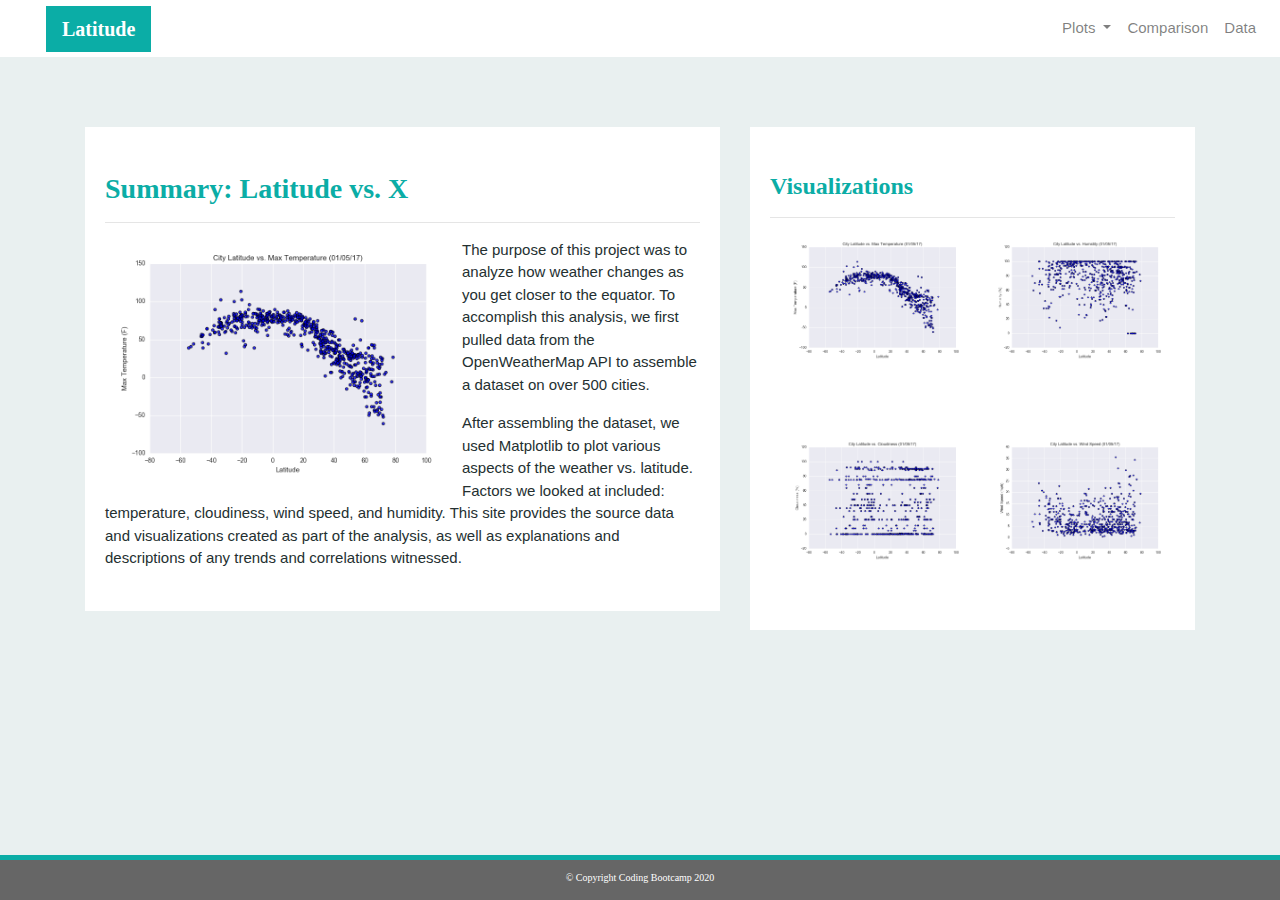
<file: landing.html>
<!doctype html>
<html lang ="en">
  <head>
    <meta charset = "utf-8">
    <title>Latitude Analysis Dashboard with Attitude</title>
    <!--sets the initial zoom level when visiting the page-->
    <meta http-equiv="X-UA-Compatible" content="IE=edge">
    <meta name="viewport" content="width=device-width, initial-scale=1">
    <!-- Bootstrap CSS Link -->
    <link rel="stylesheet" href="https://stackpath.bootstrapcdn.com/bootstrap/4.3.1/css/bootstrap.min.css" integrity="sha384-ggOyR0iXCbMQv3Xipma34MD+dH/1fQ784/j6cY/iJTQUOhcWr7x9JvoRxT2MZw1T"
             crossorigin="anonymous">
    <!--CSS Link-->
    <link rel="stylesheet" type="text/css" href="style.css">
  </head>
  <body>
    <!-- navigation bar with buttons on the left and dropdown menu -->
    <!--Start left heading sign code-->
    <div class="navigation">
      <nav class="navbar navbar-expand-lg navbar-light">
        <a class="navbar-brand" style="background-color: #0BADA6;" href="landing.html">Latitude</a>
        <button class="navbar-toggler  border border-white" type="button" data-toggle="collapse" data-target="#navbarNavDropdown"
          aria-controls="navbarNavDropdown" aria-expanded="false" aria-label="Toggle navigation">
          <span class="navbar-toggler-icon"></span>
        </button>
    <!--end left heading code-->
    <!--Start dropdown menu-->
        <div class="collapse navbar-collapse" id="navbarNavDropdown">
          <ul class="navbar-nav ml-auto">
            <li class="nav-item dropdown">
              <a class="nav-link dropdown-toggle" href="#" id="navbarDropdownMenuLink" data-toggle="dropdown"
                aria-haspopup="true" aria-expanded="false">
                Plots
              </a>
              <div class="dropdown-menu" aria-labelledby="navbarDropdownMenuLink">
                <a class="dropdown-item" href="visualization.html">Temperature</a>
                <a class="dropdown-item" href="visualization2.html">Humidity</a>
                <a class="dropdown-item" href="visualization3.html">Cloudiness</a>
                <a class="dropdown-item" href="visualization4.html">Wind Speed</a>
              </div>
            </li>
    <!--End dropdown menu-->
    <!--start right heading item list-->
            <li class="nav-item">
              <a class="nav-link" href="comparisons.html">Comparison</a>
            </li>
            <li class="nav-item">
              <a class="nav-link" href="data.html">Data</a>
            </li>
            </ul>
        </div>
      </nav>
    </div>
    <!--End heading navbar-->
    <!--Start 2 columns and paragraphs-->
    <!--create containers for first column-->
    <div class="container">
      <div class="row">
        <div class="col-lg-7 col-md-12">
          <div class="box">
            <h3 class="title">Summary: Latitude vs. X</h3>
            <!--horzontal line-->
            <hr>
            <img src="Resources/assets/images/Fig1.png" class="visualization rounded float-left" alt="Max Temperature Graph">
            <p>The purpose of this project was to analyze how weather changes as you get closer to the equator. To
              accomplish this analysis, we first pulled data from the OpenWeatherMap API to assemble a dataset on over
              500 cities.</p>
            <p>After assembling the dataset, we used Matplotlib to plot various aspects of the weather vs. latitude.
              Factors we looked at included: temperature, cloudiness, wind speed, and humidity. This site provides the
              source data and visualizations created as part of the analysis, as well as explanations and descriptions of
              any trends and correlations witnessed.</p>
          </div>
        </div>
    <!--end first column-->
    <!--second column-->
        <div class="col-lg-5 col-md-12">
          <div class="box">
            <h4 class="title">Visualizations</h4>
            <!--horizontal line-->
            <hr>
            <div class="container">
            <!--first row-->
              <div class="row" style="padding-bottom: 70px;">
                <div class="col-6">
                  <a href="visualization.html">
                    <img class="panel" src="Resources/assets/images/Fig1.png" alt="Temperature Image">
                  </a>
                </div>
                <div class="col-6">
                  <a href="visualization2.html">
                    <img class="panel" src="Resources/assets/images/Fig2.png" alt="Humidity Graph">
                  </a>
                </div>
              </div>
              <!--second row-->
              <div class="row" style="padding-bottom: 40px;">
                <div class="col-6">
                  <a href="visualization3.html">
                    <img class="panel" src="Resources/assets/images/Fig3.png" alt="Cloudiness Graph">
                  </a>
                </div>
                <div class="col-6">
                  <a href="visualization4.html">
                    <img class="panel" src="Resources/assets/images/Fig4.png" alt="Wind Speed Graph">
                  </a>
                </div>
              </div>
            </div>
          </div>
        </div>
      </div>
    </div>
    <!--end columns-->
    <!--footer code-->
    <footer>
      <div class="footer">&copy; Copyright Coding Bootcamp 2020</div>
    </footer>
<!-- Bootstrap JS -->
<script src="https://code.jquery.com/jquery-3.3.1.slim.min.js" integrity="sha384-q8i/X+965DzO0rT7abK41JStQIAqVgRVzpbzo5smXKp4YfRvH+8abtTE1Pi6jizo" 
crossorigin="anonymous">
</script>
<script src="https://cdnjs.cloudflare.com/ajax/libs/popper.js/1.14.7/umd/popper.min.js" integrity="sha384-UO2eT0CpHqdSJQ6hJty5KVphtPhzWj9WO1clHTMGa3JDZwrnQq4sF86dIHNDz0W1" 
crossorigin="anonymous">
</script>
<script src="https://stackpath.bootstrapcdn.com/bootstrap/4.3.1/js/bootstrap.min.js" integrity="sha384-JjSmVgyd0p3pXB1rRibZUAYoIIy6OrQ6VrjIEaFf/nJGzIxFDsf4x0xIM+B07jRM" 
crossorigin="anonymous">
</script>
  </body>
</html>
</file>
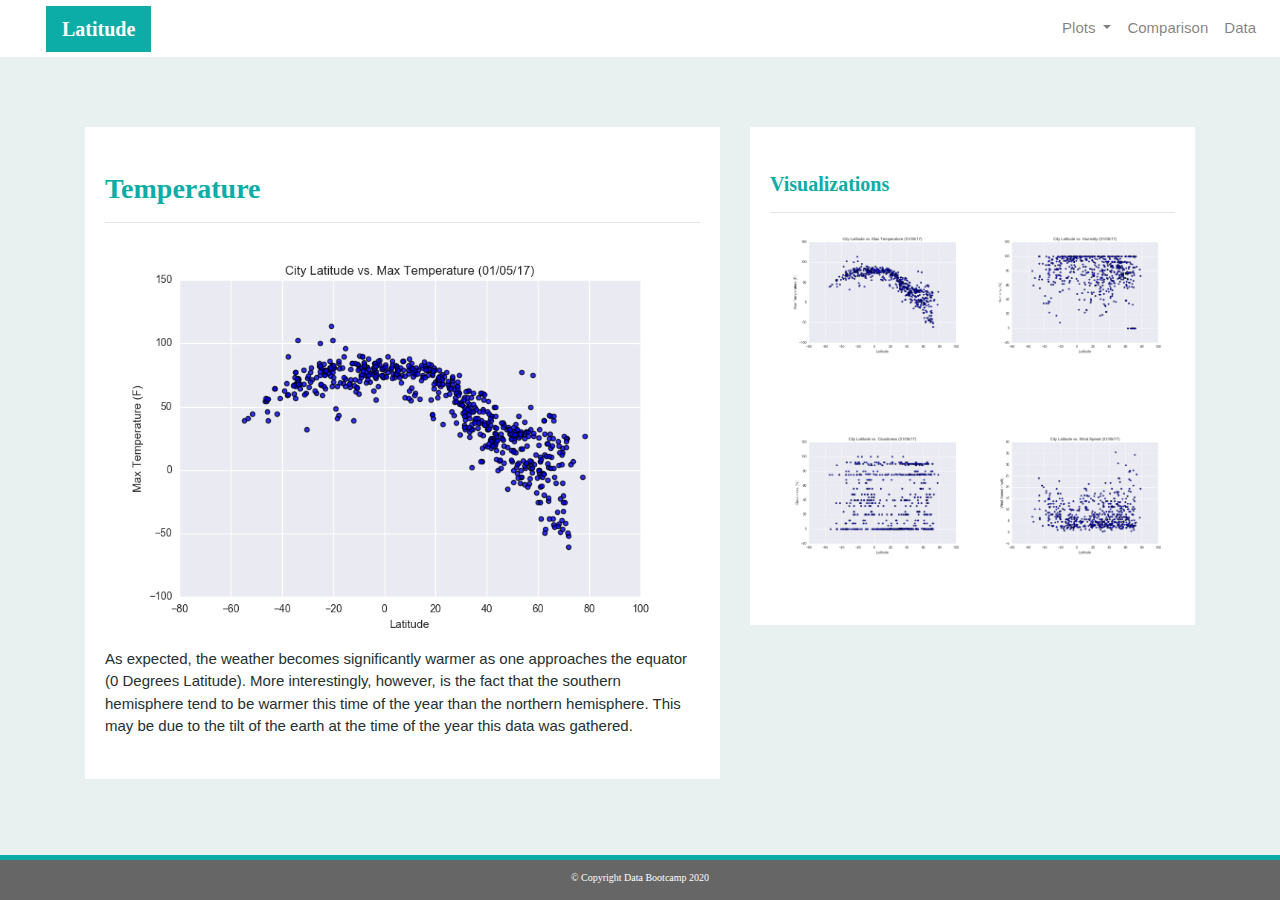
<file: visualization.html>
<!doctype html>
<html lang ="en">
  <head>
    <meta charset = "utf-8">
    <title>Latitude Analysis Dashboard with Attitude</title>
    <!--sets the initial zoom level when visiting the page-->
    <meta http-equiv="X-UA-Compatible" content="IE=edge">
    <meta name="viewport" content="width=device-width, initial-scale=1">
    <!-- Bootstrap CSS Link -->
    <link rel="stylesheet" href="https://stackpath.bootstrapcdn.com/bootstrap/4.3.1/css/bootstrap.min.css" integrity="sha384-ggOyR0iXCbMQv3Xipma34MD+dH/1fQ784/j6cY/iJTQUOhcWr7x9JvoRxT2MZw1T"
             crossorigin="anonymous">
    <!--CSS Link-->
    <link rel="stylesheet" type="text/css" href="style.css">
  </head>
  <body>
    <!-- navigation bar with buttons on the left and dropdown menu -->
    <!--Start left heading sign code-->
    <div class="navigation">
      <nav class="navbar navbar-expand-lg navbar-light">
        <a class="navbar-brand" style="background-color: #0BADA6;" href="index.html">Latitude</a>
        <button class="navbar-toggler  border border-white" type="button" data-toggle="collapse" data-target="#navbarNavDropdown"
          aria-controls="navbarNavDropdown" aria-expanded="false" aria-label="Toggle navigation">
          <span class="navbar-toggler-icon"></span>
        </button>
    <!--end left heading code-->
    <!--Start dropdown menu-->
        <div class="collapse navbar-collapse" id="navbarNavDropdown">
          <ul class="navbar-nav ml-auto">
            <li class="nav-item dropdown">
              <a class="nav-link dropdown-toggle" href="#" id="navbarDropdownMenuLink" data-toggle="dropdown"
                aria-haspopup="true" aria-expanded="false">
                Plots
              </a>
              <div class="dropdown-menu" aria-labelledby="navbarDropdownMenuLink">
                <a class="dropdown-item" href="visualization.html">Temperature</a>
                <a class="dropdown-item" href="visualization2.html">Humidity</a>
                <a class="dropdown-item" href="visualization3.html">Cloudiness</a>
                <a class="dropdown-item" href="visualization4.html">Wind Speed</a>
              </div>
            </li>
    <!--End dropdown menu-->
    <!--start right heading item list-->
            <li class="nav-item">
              <a class="nav-link" href="comparisons.html">Comparison</a>
            </li>
            <li class="nav-item">
              <a class="nav-link" href="data.html">Data</a>
            </li>
            </ul>
        </div>
      </nav>
    </div>
    <!--End heading navbar-->
    <!--Start 2 columns and paragraphs-->
    <!--create containers for first column-->
    <div class="container">
      <div class="row">
        <div class="col-lg-7 col-md-12">
          <div class="box">
            <h3 class="title">Temperature</h3>
            <!--horzontal line-->
            <hr>
            <img src="Resources/assets/images/Fig1.png" alt="Temperature Graph" style ="width:100%;height:850%;">
            <p>As expected, the weather becomes significantly warmer as one approaches the equator (0 Degrees Latitude). 
                More interestingly, however, is the fact that the southern hemisphere tend to be warmer this time of the year than the northern hemisphere. 
                This may be due to the tilt of the earth at the time of the year this data was gathered.</p>
          </div>
        </div>
    <!--end first column-->
    <!--second column-->
        <div class="col-lg-5 col-md-12">
          <div class="box">
            <h5 class="title">Visualizations</h5>
            <!--horizontal line-->
            <hr>
            <div class="container">
              <div class="row" style="padding-bottom: 70px;">
                <div class="col-6">
                  <a href="visualization.html">
                    <img class="panel" src="Resources/assets/images/Fig1.png" alt="Temperature Graph">
                  </a>
                </div>
                <div class="col-6">
                  <a href="visualization2.html">
                    <img class="panel" src="Resources/assets/images/Fig2.png" alt="Humidity Graph">
                  </a>
                </div>
              </div>
              <div class="row" style="padding-bottom: 40px;">
                <div class="col-6">
                  <a href="visualization3.html">
                    <img class="panel" src="Resources/assets/images/Fig3.png" alt="Cloudiness Graph">
                  </a>
                </div>
                <div class="col-6">
                  <a href="visualization4.html">
                    <img class="panel" src="Resources/assets/images/Fig4.png" alt="Wind Speed Graph">
                  </a>
                </div>
              </div>
            </div>
              </div>
        </div>
      </div>
    </div>
    <!--end columns-->
    <!--footer code-->
    <footer>
      <div class="footer">&copy; Copyright Data Bootcamp 2020</div>
    </footer>
<!-- Bootstrap JS for dropdown menu-->
    <script src="https://code.jquery.com/jquery-3.3.1.slim.min.js" integrity="sha384-q8i/X+965DzO0rT7abK41JStQIAqVgRVzpbzo5smXKp4YfRvH+8abtTE1Pi6jizo" 
      crossorigin="anonymous">
    </script>
    <script src="https://cdnjs.cloudflare.com/ajax/libs/popper.js/1.14.7/umd/popper.min.js" integrity="sha384-UO2eT0CpHqdSJQ6hJty5KVphtPhzWj9WO1clHTMGa3JDZwrnQq4sF86dIHNDz0W1" 
      crossorigin="anonymous">
    </script>
    <script src="https://stackpath.bootstrapcdn.com/bootstrap/4.3.1/js/bootstrap.min.js" integrity="sha384-JjSmVgyd0p3pXB1rRibZUAYoIIy6OrQ6VrjIEaFf/nJGzIxFDsf4x0xIM+B07jRM" 
      crossorigin="anonymous">
    </script>
  </body>
</html>
</file>
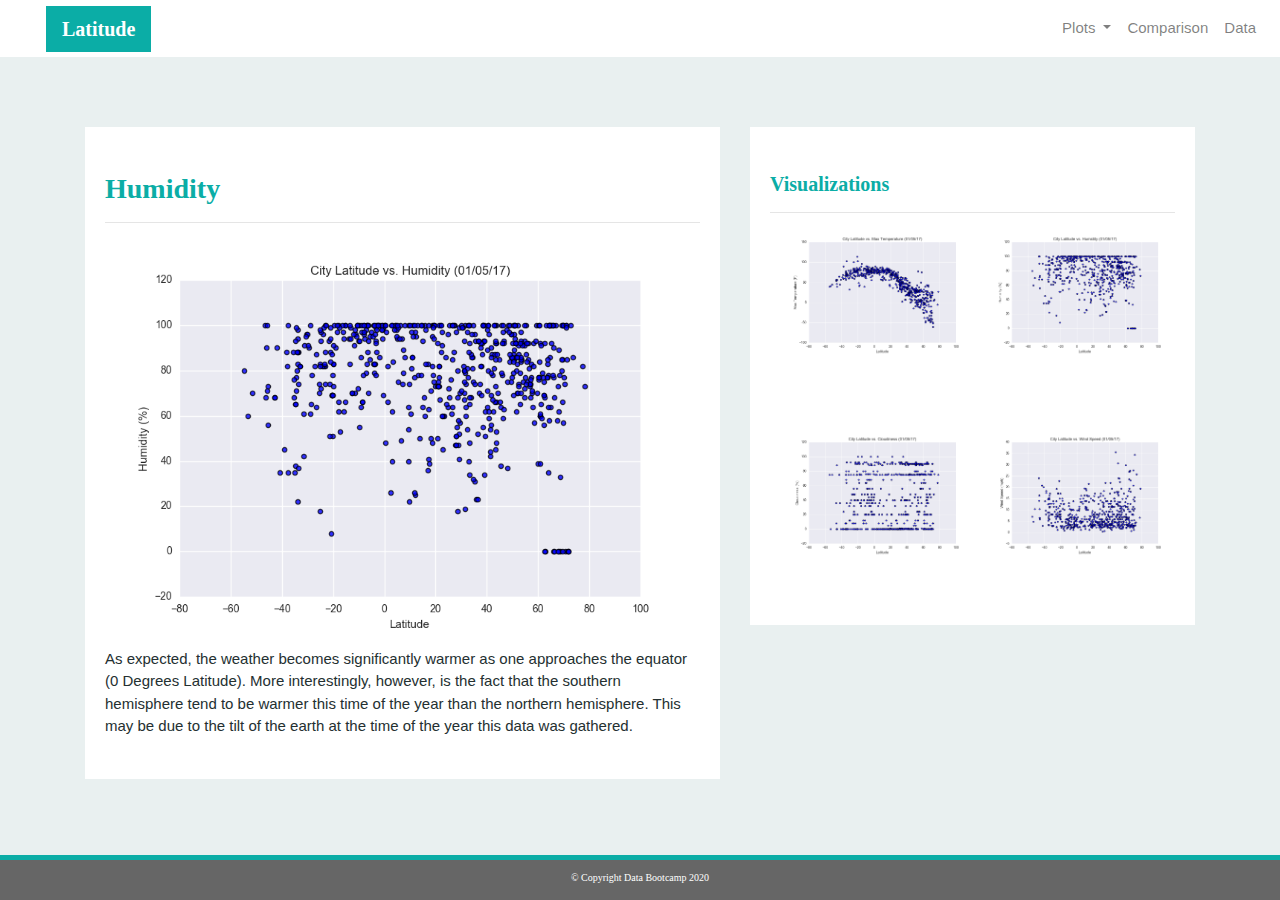
<file: visualization2.html>
<!doctype html>
<html lang ="en">
  <head>
    <meta charset = "utf-8">
    <title>Latitude Analysis Dashboard with Attitude</title>
    <!--sets the initial zoom level when visiting the page-->
    <meta http-equiv="X-UA-Compatible" content="IE=edge">
    <meta name="viewport" content="width=device-width, initial-scale=1">
    <!-- Bootstrap CSS Link -->
    <link rel="stylesheet" href="https://stackpath.bootstrapcdn.com/bootstrap/4.3.1/css/bootstrap.min.css" integrity="sha384-ggOyR0iXCbMQv3Xipma34MD+dH/1fQ784/j6cY/iJTQUOhcWr7x9JvoRxT2MZw1T"
             crossorigin="anonymous">
    <!--CSS Link-->
    <link rel="stylesheet" type="text/css" href="style.css">
  </head>
  <body>
    <!-- navigation bar with buttons on the left and dropdown menu -->
    <!--Start left heading sign code-->
    <div class="navigation">
      <nav class="navbar navbar-expand-lg navbar-light">
        <a class="navbar-brand" style="background-color: #0BADA6;" href="index.html">Latitude</a>
        <button class="navbar-toggler  border border-white" type="button" data-toggle="collapse" data-target="#navbarNavDropdown"
          aria-controls="navbarNavDropdown" aria-expanded="false" aria-label="Toggle navigation">
          <span class="navbar-toggler-icon"></span>
        </button>
    <!--end left heading code-->
    <!--Start dropdown menu-->
        <div class="collapse navbar-collapse" id="navbarNavDropdown">
          <ul class="navbar-nav ml-auto">
            <li class="nav-item dropdown">
              <a class="nav-link dropdown-toggle" href="#" id="navbarDropdownMenuLink" data-toggle="dropdown"
                aria-haspopup="true" aria-expanded="false">
                Plots
              </a>
              <div class="dropdown-menu" aria-labelledby="navbarDropdownMenuLink">
                <a class="dropdown-item" href="visualization.html">Temperature</a>
                <a class="dropdown-item" href="visualization2.html">Humidity</a>
                <a class="dropdown-item" href="visualization3.html">Cloudiness</a>
                <a class="dropdown-item" href="visualization4.html">Wind Speed</a>
              </div>
            </li>
    <!--End dropdown menu-->
    <!--start right heading item list-->
            <li class="nav-item">
              <a class="nav-link" href="comparisons.html">Comparison</a>
            </li>
            <li class="nav-item">
              <a class="nav-link" href="data.html">Data</a>
            </li>
            </ul>
        </div>
      </nav>
    </div>
    <!--End heading navbar-->
    <!--Start 2 columns and paragraphs-->
    <!--create containers for first column-->
    <div class="container">
      <div class="row">
        <div class="col-lg-7 col-md-12">
          <div class="box">
            <h3 class="title">Humidity</h3>
            <!--horzontal line-->
            <hr>
            <img src="Resources/assets/images/Fig2.png" alt="Humidity Graph" style ="width:100%;height:850%;">
            <p>As expected, the weather becomes significantly warmer as one approaches the equator (0 Degrees Latitude). 
                More interestingly, however, is the fact that the southern hemisphere tend to be warmer this time of the year than the northern hemisphere. 
                This may be due to the tilt of the earth at the time of the year this data was gathered.</p>
          </div>
        </div>
    <!--end first column-->
    <!--second column-->
        <div class="col-lg-5 col-md-12">
          <div class="box">
            <h5 class="title">Visualizations</h5>
            <!--horizontal line-->
            <hr>
            <div class="container">
              <div class="row" style="padding-bottom: 70px;">
                <div class="col-6">
                  <a href="visualization.html">
                    <img class="panel" src="Resources/assets/images/Fig1.png" alt="Temperature Graph">
                  </a>
                </div>
                <div class="col-6">
                  <a href="visualization2.html">
                    <img class="panel" src="Resources/assets/images/Fig2.png" alt="Humidity Graph">
                  </a>
                </div>
              </div>
              <div class="row" style="padding-bottom: 40px;">
                <div class="col-6">
                  <a href="visualization3.html">
                    <img class="panel" src="Resources/assets/images/Fig3.png" alt="Cloudiness Graph">
                  </a>
                </div>
                <div class="col-6">
                  <a href="visualization4.html">
                    <img class="panel" src="Resources/assets/images/Fig4.png" alt="Wind Speed Graph">
                  </a>
                </div>
              </div>
            </div>
              </div>
        </div>
      </div>
    </div>
    <!--end columns-->
    <!--footer code-->
    <footer>
      <div class="footer">&copy; Copyright Data Bootcamp 2020</div>
    </footer>
<!-- Bootstrap JS -->
    <script src="https://code.jquery.com/jquery-3.3.1.slim.min.js" integrity="sha384-q8i/X+965DzO0rT7abK41JStQIAqVgRVzpbzo5smXKp4YfRvH+8abtTE1Pi6jizo" 
      crossorigin="anonymous">
    </script>
    <script src="https://cdnjs.cloudflare.com/ajax/libs/popper.js/1.14.7/umd/popper.min.js" integrity="sha384-UO2eT0CpHqdSJQ6hJty5KVphtPhzWj9WO1clHTMGa3JDZwrnQq4sF86dIHNDz0W1" 
      crossorigin="anonymous">
    </script>
    <script src="https://stackpath.bootstrapcdn.com/bootstrap/4.3.1/js/bootstrap.min.js" integrity="sha384-JjSmVgyd0p3pXB1rRibZUAYoIIy6OrQ6VrjIEaFf/nJGzIxFDsf4x0xIM+B07jRM" 
      crossorigin="anonymous">
    </script>
  </body>
</html>
</file>
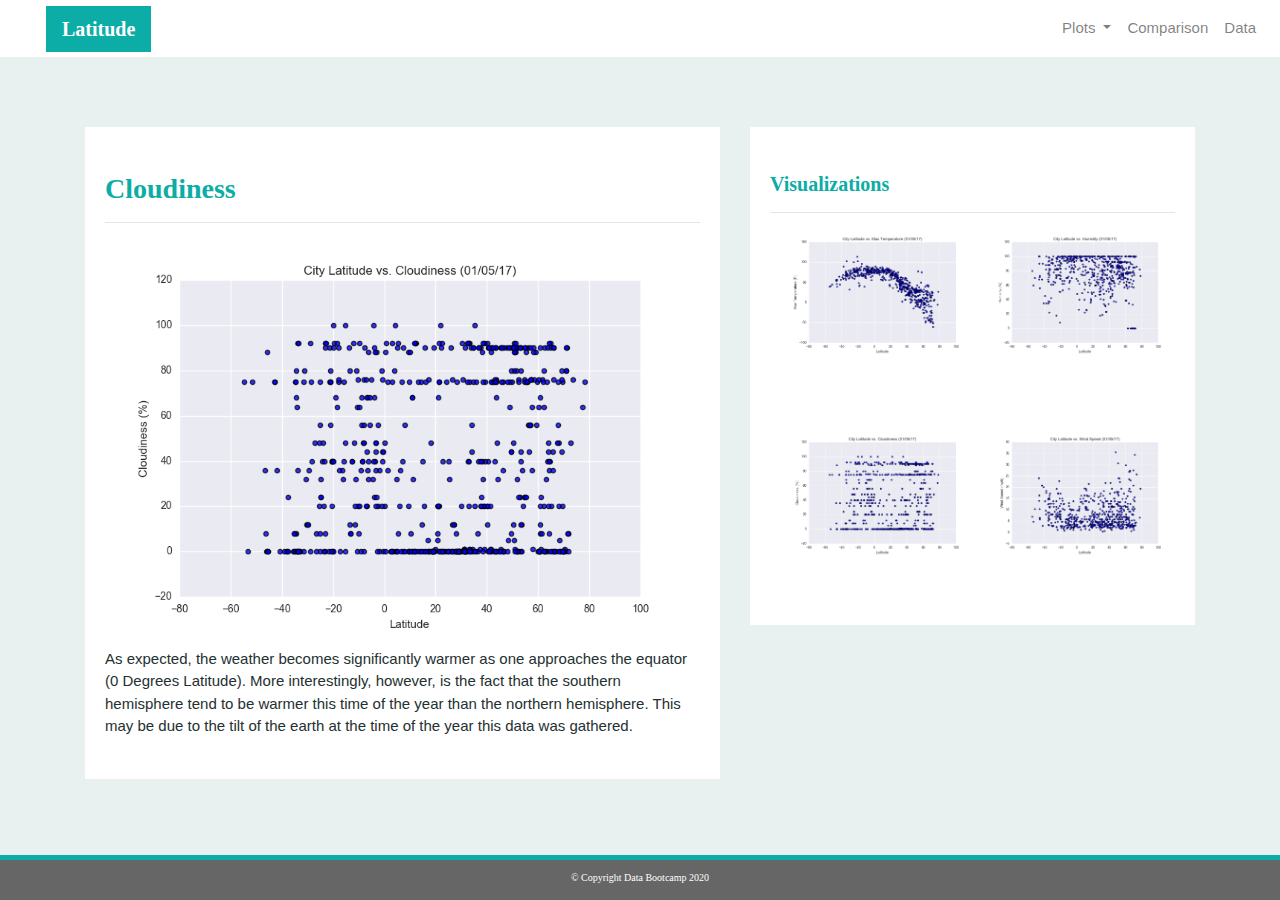
<file: visualization3.html>
<!doctype html>
<html lang ="en">
  <head>
    <meta charset = "utf-8">
    <title>Latitude Analysis Dashboard with Attitude</title>
    <!--sets the initial zoom level when visiting the page-->
    <meta http-equiv="X-UA-Compatible" content="IE=edge">
    <meta name="viewport" content="width=device-width, initial-scale=1">
    <!-- Bootstrap CSS Link -->
    <link rel="stylesheet" href="https://stackpath.bootstrapcdn.com/bootstrap/4.3.1/css/bootstrap.min.css" integrity="sha384-ggOyR0iXCbMQv3Xipma34MD+dH/1fQ784/j6cY/iJTQUOhcWr7x9JvoRxT2MZw1T"
             crossorigin="anonymous">
    <!--CSS Link-->
    <link rel="stylesheet" type="text/css" href="style.css">
  </head>
  <body>
    <!-- navigation bar with buttons on the left and dropdown menu -->
    <!--Start left heading sign code-->
    <div class="navigation">
      <nav class="navbar navbar-expand-lg navbar-light">
        <a class="navbar-brand" style="background-color: #0BADA6;" href="index.html">Latitude</a>
        <button class="navbar-toggler  border border-white" type="button" data-toggle="collapse" data-target="#navbarNavDropdown"
          aria-controls="navbarNavDropdown" aria-expanded="false" aria-label="Toggle navigation">
          <span class="navbar-toggler-icon"></span>
        </button>
    <!--end left heading code-->
    <!--Start dropdown menu-->
        <div class="collapse navbar-collapse" id="navbarNavDropdown">
          <ul class="navbar-nav ml-auto">
            <li class="nav-item dropdown">
              <a class="nav-link dropdown-toggle" href="#" id="navbarDropdownMenuLink" data-toggle="dropdown"
                aria-haspopup="true" aria-expanded="false">
                Plots
              </a>
              <div class="dropdown-menu" aria-labelledby="navbarDropdownMenuLink">
                <a class="dropdown-item" href="visualization.html">Temperature</a>
                <a class="dropdown-item" href="visualization2.html">Humidity</a>
                <a class="dropdown-item" href="visualization3.html">Cloudiness</a>
                <a class="dropdown-item" href="visualization4.html">Wind Speed</a>
              </div>
            </li>
    <!--End dropdown menu-->
    <!--start right heading item list-->
            <li class="nav-item">
              <a class="nav-link" href="comparisons.html">Comparison</a>
            </li>
            <li class="nav-item">
              <a class="nav-link" href="data.html">Data</a>
            </li>
            </ul>
        </div>
      </nav>
    </div>
    <!--End heading navbar-->
    <!--Start 2 columns and paragraphs-->
    <!--create containers for first column-->
    <div class="container">
      <div class="row">
        <div class="col-lg-7 col-md-12">
          <div class="box">
            <h3 class="title">Cloudiness</h3>
            <!--horzontal line-->
            <hr>
            <img src="Resources/assets/images/Fig3.png" alt="Cloudiness Graph" style ="width:100%;height:850%;">
            <p>As expected, the weather becomes significantly warmer as one approaches the equator (0 Degrees Latitude). 
                More interestingly, however, is the fact that the southern hemisphere tend to be warmer this time of the year than the northern hemisphere. 
                This may be due to the tilt of the earth at the time of the year this data was gathered.</p>
          </div>
        </div>
    <!--end first column-->
    <!--second column-->
        <div class="col-lg-5 col-md-12">
          <div class="box">
            <h5 class="title">Visualizations</h5>
            <!--horizontal line-->
            <hr>
            <div class="container">
              <div class="row" style="padding-bottom: 70px;">
                <div class="col-6">
                  <a href="visualization.html">
                    <img class="panel" src="Resources/assets/images/Fig1.png" alt="Temperature Graph">
                  </a>
                </div>
                <div class="col-6">
                  <a href="visualization2.html">
                    <img class="panel" src="Resources/assets/images/Fig2.png" alt="Humidity Graph">
                  </a>
                </div>
              </div>
              <div class="row" style="padding-bottom: 40px;">
                <div class="col-6">
                  <a href="visualization3.html">
                    <img class="panel" src="Resources/assets/images/Fig3.png" alt="Cloudiness Graph">
                  </a>
                </div>
                <div class="col-6">
                  <a href="visualization4.html">
                    <img class="panel" src="Resources/assets/images/Fig4.png" alt="Wind Speed Graph">
                  </a>
                </div>
              </div>
            </div>
              </div>
        </div>
      </div>
    </div>
    <!--end columns-->
    <!--footer code-->
    <footer>
      <div class="footer">&copy; Copyright Data Bootcamp 2020</div>
    </footer>
<!-- Bootstrap JS -->
    <script src="https://code.jquery.com/jquery-3.3.1.slim.min.js" integrity="sha384-q8i/X+965DzO0rT7abK41JStQIAqVgRVzpbzo5smXKp4YfRvH+8abtTE1Pi6jizo" 
      crossorigin="anonymous">
    </script>
    <script src="https://cdnjs.cloudflare.com/ajax/libs/popper.js/1.14.7/umd/popper.min.js" integrity="sha384-UO2eT0CpHqdSJQ6hJty5KVphtPhzWj9WO1clHTMGa3JDZwrnQq4sF86dIHNDz0W1" 
      crossorigin="anonymous">
    </script>
    <script src="https://stackpath.bootstrapcdn.com/bootstrap/4.3.1/js/bootstrap.min.js" integrity="sha384-JjSmVgyd0p3pXB1rRibZUAYoIIy6OrQ6VrjIEaFf/nJGzIxFDsf4x0xIM+B07jRM" 
      crossorigin="anonymous">
    </script>
  </body>
</html>
</file>
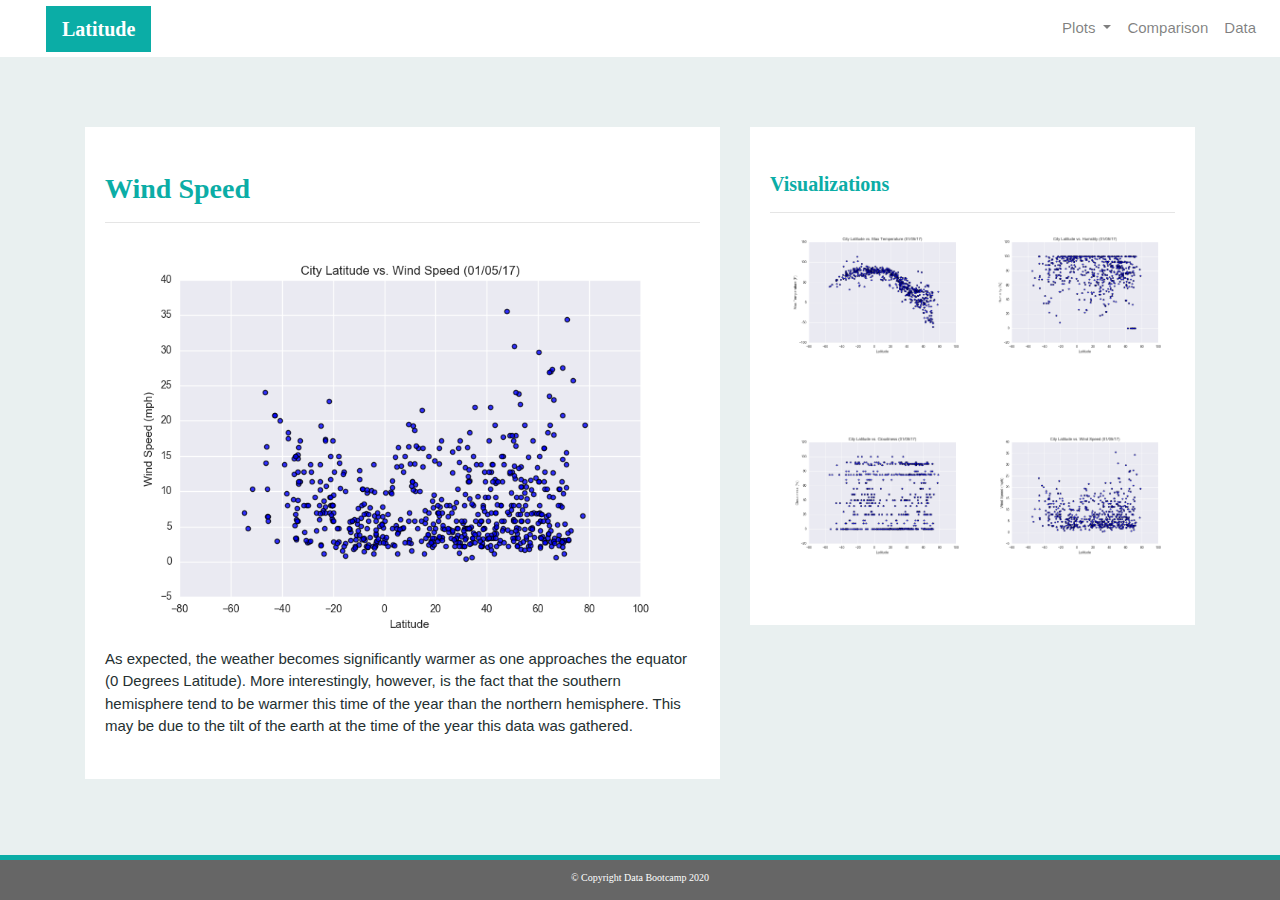
<file: visualization4.html>
<!doctype html>
<html lang ="en">
  <head>
    <meta charset = "utf-8">
    <title>Latitude Analysis Dashboard with Attitude</title>
    <!--sets the initial zoom level when visiting the page-->
    <meta http-equiv="X-UA-Compatible" content="IE=edge">
    <meta name="viewport" content="width=device-width, initial-scale=1">
    <!-- Bootstrap CSS Link -->
    <link rel="stylesheet" href="https://stackpath.bootstrapcdn.com/bootstrap/4.3.1/css/bootstrap.min.css" integrity="sha384-ggOyR0iXCbMQv3Xipma34MD+dH/1fQ784/j6cY/iJTQUOhcWr7x9JvoRxT2MZw1T"
             crossorigin="anonymous">
    <!--CSS Link-->
    <link rel="stylesheet" type="text/css" href="style.css">
  </head>
  <body>
    <!-- navigation bar with buttons on the left and dropdown menu -->
    <!--Start left heading sign code-->
    <div class="navigation">
      <nav class="navbar navbar-expand-lg navbar-light">
        <a class="navbar-brand" style="background-color: #0BADA6;" href="index.html">Latitude</a>
        <button class="navbar-toggler  border border-white" type="button" data-toggle="collapse" data-target="#navbarNavDropdown"
          aria-controls="navbarNavDropdown" aria-expanded="false" aria-label="Toggle navigation">
          <span class="navbar-toggler-icon"></span>
        </button>
    <!--end left heading code-->
    <!--Start dropdown menu-->
        <div class="collapse navbar-collapse" id="navbarNavDropdown">
          <ul class="navbar-nav ml-auto">
            <li class="nav-item dropdown">
              <a class="nav-link dropdown-toggle" href="#" id="navbarDropdownMenuLink" data-toggle="dropdown"
                aria-haspopup="true" aria-expanded="false">
                Plots
              </a>
              <div class="dropdown-menu" aria-labelledby="navbarDropdownMenuLink">
                <a class="dropdown-item" href="visualization.html">Max Temperature</a>
                <a class="dropdown-item" href="visualization2.html">Humidity</a>
                <a class="dropdown-item" href="visualization3.html">Cloudiness</a>
                <a class="dropdown-item" href="visualization4.html">Wind Speed</a>
              </div>
            </li>
    <!--End dropdown menu-->
    <!--start right heading item list-->
            <li class="nav-item">
              <a class="nav-link" href="comparisons.html">Comparison</a>
            </li>
            <li class="nav-item">
              <a class="nav-link" href="data.html">Data</a>
            </li>
            </ul>
        </div>
      </nav>
    </div>
    <!--End heading navbar-->
    <!--Start 2 columns and paragraphs-->
    <!--create containers for first column-->
    <div class="container">
      <div class="row">
        <div class="col-lg-7 col-md-12">
          <div class="box">
            <h3 class="title">Wind Speed</h3>
            <!--horzontal line-->
            <hr>
            <img src="Resources/assets/images/Fig4.png" alt="Wind Speed Graph" style ="width:100%;height:85%;">
            <p>As expected, the weather becomes significantly warmer as one approaches the equator (0 Degrees Latitude). 
                More interestingly, however, is the fact that the southern hemisphere tend to be warmer this time of the year than the northern hemisphere. 
                This may be due to the tilt of the earth at the time of the year this data was gathered.</p>
          </div>
        </div>
    <!--end first column-->
    <!--second column-->
        <div class="col-lg-5 col-md-12">
          <div class="box">
            <h5 class="title">Visualizations</h5>
            <!--horizontal line-->
            <hr>
            <div class="container">
              <div class="row" style="padding-bottom: 70px;">
                <div class="col-6">
                  <a href="visualization.html">
                    <img class="panel" src="Resources/assets/images/Fig1.png" alt="Temperature Graph">
                  </a>
                </div>
                <div class="col-6">
                  <a href="visualization2.html">
                    <img class="panel" src="Resources/assets/images/Fig2.png" alt="Humidity Graph">
                  </a>
                </div>
              </div>
              <div class="row" style="padding-bottom: 40px;">
                <div class="col-6">
                  <a href="visualization3.html">
                    <img class="panel" src="Resources/assets/images/Fig3.png" alt="Cloudiness Graph">
                  </a>
                </div>
                <div class="col-6">
                  <a href="visualization4.html">
                    <img class="panel" src="Resources/assets/images/Fig4.png" alt="Wind Speed Graph">
                  </a>
                </div>
              </div>
            </div>
              </div>
        </div>
      </div>
    </div>
    <!--end columns-->
    <!--footer code-->
    <footer>
      <div class="footer">&copy; Copyright Data Bootcamp 2020</div>
    </footer>
<!-- Bootstrap JS -->
    <script src="https://code.jquery.com/jquery-3.3.1.slim.min.js" integrity="sha384-q8i/X+965DzO0rT7abK41JStQIAqVgRVzpbzo5smXKp4YfRvH+8abtTE1Pi6jizo" 
      crossorigin="anonymous">
    </script>
    <script src="https://cdnjs.cloudflare.com/ajax/libs/popper.js/1.14.7/umd/popper.min.js" integrity="sha384-UO2eT0CpHqdSJQ6hJty5KVphtPhzWj9WO1clHTMGa3JDZwrnQq4sF86dIHNDz0W1" 
      crossorigin="anonymous">
    </script>
    <script src="https://stackpath.bootstrapcdn.com/bootstrap/4.3.1/js/bootstrap.min.js" integrity="sha384-JjSmVgyd0p3pXB1rRibZUAYoIIy6OrQ6VrjIEaFf/nJGzIxFDsf4x0xIM+B07jRM" 
      crossorigin="anonymous">
    </script>
  </body>
</html>
</file>
<file: style.css>
/*****************************LANDING PAGE STYLING***************************/
/*general body styling*/
body{background-color: rgb(233, 240, 240);}
a{color: rgb(104, 209, 223);font-size: 15px;}
p{color: rgb(36, 48, 49);font-family: Verdana, Arial, Tahoma, Serif;font-size: 15px;}
.title{color: #0BADA6; font-family: Georgia, 'Times New Roman', Times, serif; font-weight: bolder; padding-top: 35px;}
    /*navigation bar with buttons on the left and dropdown menu styling*/
    .navbar{max-height: 57px; background-color: white; font-size: 15px;}
    .navigation .navbar-brand{color: white; margin-left: 30px; padding: inherit; font-weight: bold; background-color: #0BADA6;
                            font-family: Georgia, 'Times New Roman', Times, serif;}
    .nav-link:hover{background-color:#E7E7E7 ;}
    /*dropdown menu styling*/
    .dropdown .dropdown-menu .dropdown-item:hover{background-color:rgb(233, 240, 240);}
    /*column styling*/
    /*box styling*/
    .box {margin-top: 70px; margin-bottom: 70px; padding: 10px 20px 25px; color:black;background-color: white;}
    /*image styling for text to wrap*/
    img{width:110% ; height:100%;}
    .visualization{width:60%;height:60%;}
/*footer styling*/
footer{background-color: #666666; border-top-style: solid; border-top-width: 5px; border-top-color: #0BADA6;color: white; 
    min-height: 45px; font-family: fantasy;font-size: 10px; text-align: center; 
    position: fixed;left: 0; bottom: 0; width: 100%; padding-top: 10px;}
/*****************************TABLE PAGE STYLING***************************/
/* html table */
.table{font-size: 15px; border-top-color: white;}
/*****************************COMPARISONS PAGE STYLING***************************/
.subtitle{color: rgb(11, 160, 152); font-family: Georgia, 'Times New Roman', Times, serif; font-weight: bolder; padding-top: 5px; text-align: center;font-size: 20px;}
</file>
